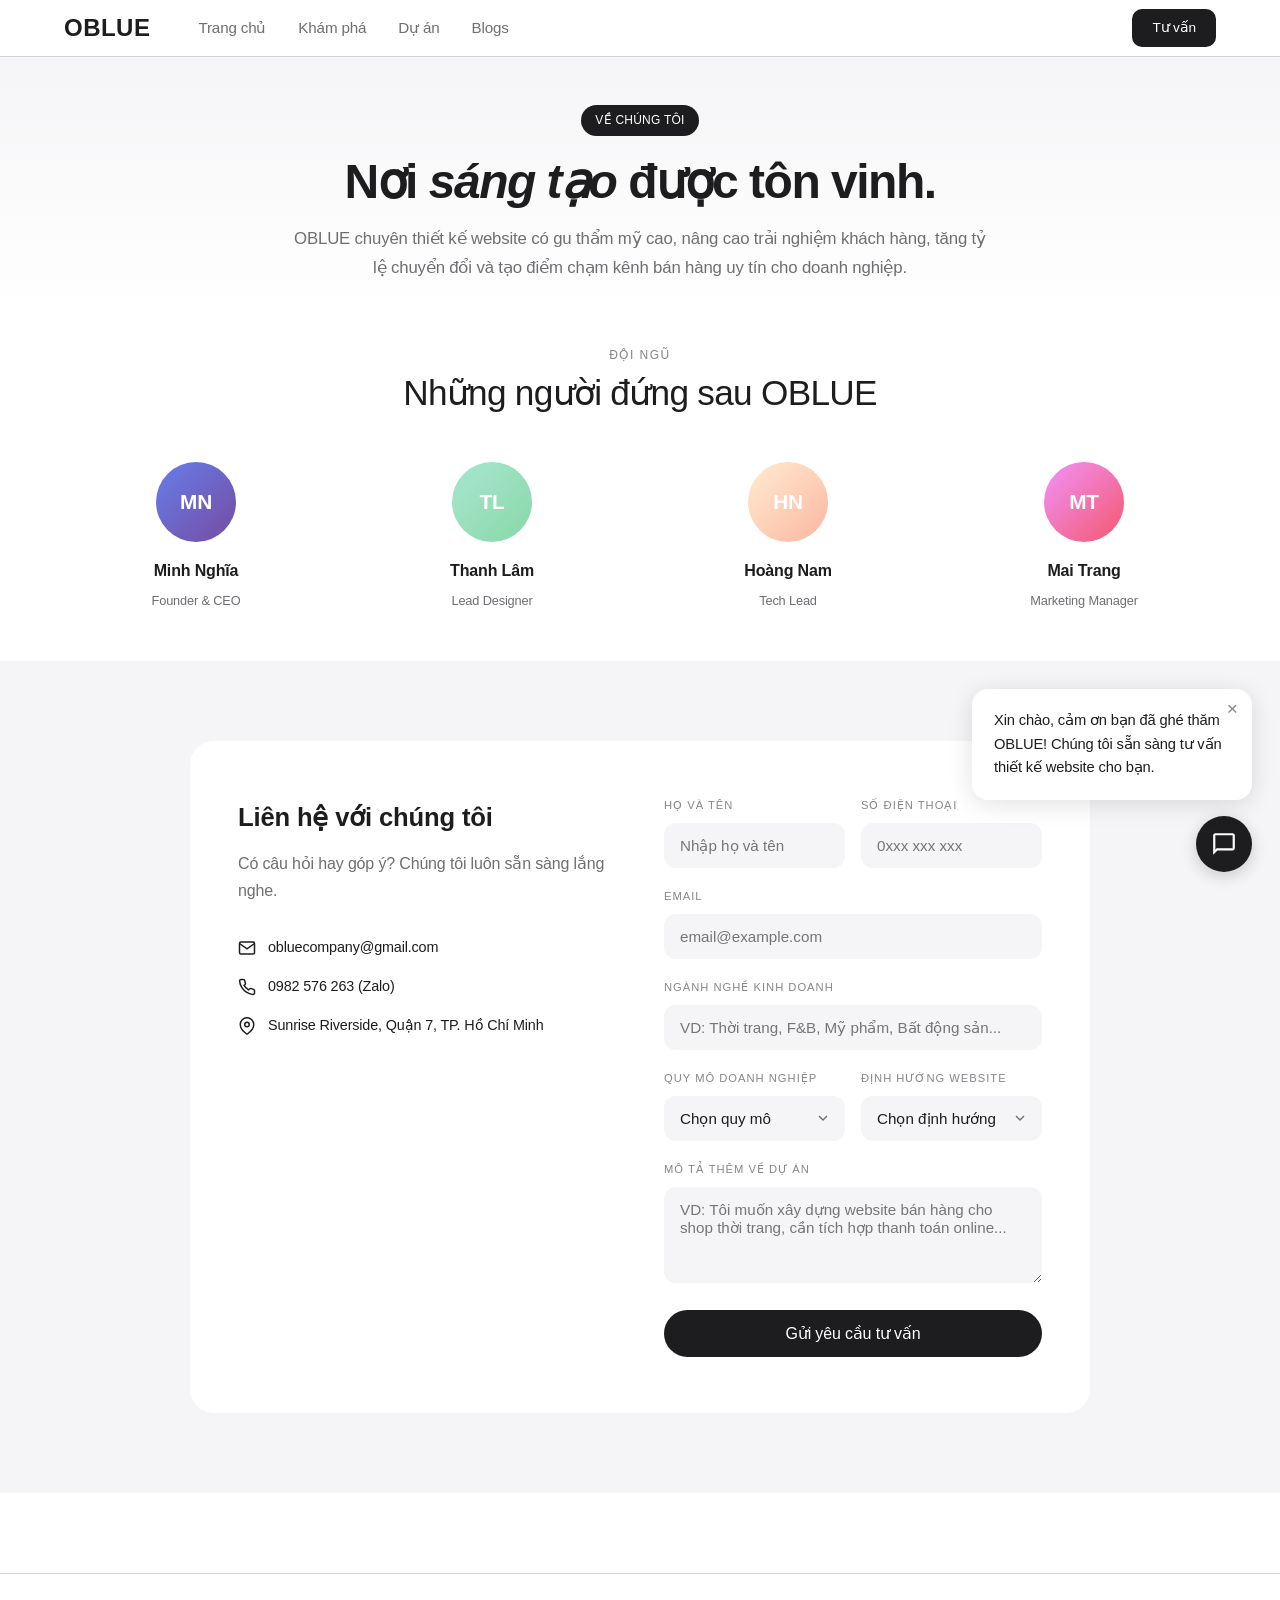
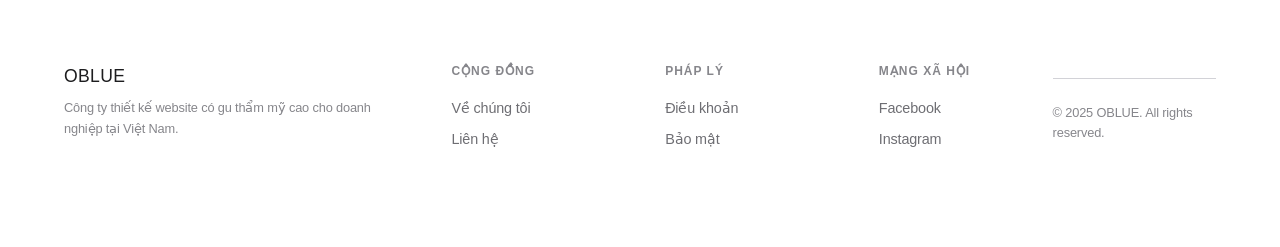
<file: about.html>
<!DOCTYPE html>
<html lang="vi">
<head>
  <meta charset="UTF-8">
  <link rel="icon" type="image/svg+xml" href="favicon.svg">
  <meta name="viewport" content="width=device-width, initial-scale=1.0">
  <title>Về chúng tôi - OBLUE</title>
  <link rel="stylesheet" href="styles.css">
  <link rel="stylesheet" href="about.css">

</head>
<body>
  <!-- NAVBAR -->
  <nav class="navbar">
    <div class="container">
      <a href="index.html" class="navbar-brand">OBLUE</a>
      <button class="mobile-menu-btn" id="mobileMenuBtn" aria-label="Menu">
        <span></span><span></span><span></span>
      </button>
      <div class="navbar-nav" id="navMenu">
        <a href="index.html">Trang chủ</a>
        <a href="explore.html">Khám phá</a>
        <a href="product.html">Dự án</a>
        <a href="blog.html">Blogs</a>
      </div>
      <div class="navbar-right">
        <a href="#contact" class="btn btn-primary">Tư vấn</a>
      </div>
    </div>
  </nav>

  <!-- ABOUT HERO -->
  <section class="about-hero">
    <div class="container">
      <span class="badge badge-primary">VỀ CHÚNG TÔI</span>
      <h1>Nơi <em>sáng tạo</em> được tôn vinh.</h1>
      <p>OBLUE chuyên thiết kế website có gu thẩm mỹ cao, nâng cao trải nghiệm khách hàng, tăng tỷ lệ chuyển đổi và tạo điểm chạm kênh bán hàng uy tín cho doanh nghiệp.</p>
    </div>
  </section>

  <!-- TEAM -->
  <section class="about-team">
    <div class="container">
      <div style="text-align:center;margin-bottom:48px;">
        <p class="section-label">ĐỘI NGŨ</p>
        <h2 class="section-title">Những người đứng sau OBLUE</h2>
      </div>
      <div class="team-grid">
        <div class="team-member">
          <div class="team-avatar" style="background: linear-gradient(135deg, #667eea, #764ba2);">MN</div>
          <h4>Minh Nghĩa</h4>
          <span>Founder & CEO</span>
        </div>
        <div class="team-member">
          <div class="team-avatar" style="background: linear-gradient(135deg, #a8e6cf, #88d8a8);">TL</div>
          <h4>Thanh Lâm</h4>
          <span>Lead Designer</span>
        </div>
        <div class="team-member">
          <div class="team-avatar" style="background: linear-gradient(135deg, #ffecd2, #fcb69f);">HN</div>
          <h4>Hoàng Nam</h4>
          <span>Tech Lead</span>
        </div>
        <div class="team-member">
          <div class="team-avatar" style="background: linear-gradient(135deg, #f093fb, #f5576c);">MT</div>
          <h4>Mai Trang</h4>
          <span>Marketing Manager</span>
        </div>
      </div>
    </div>
  </section>

  <!-- CONTACT -->
  <section class="about-contact" id="contact">
    <div class="container">
      <div class="contact-card">
        <div class="contact-info">
          <h2>Liên hệ với chúng tôi</h2>
          <p>Có câu hỏi hay góp ý? Chúng tôi luôn sẵn sàng lắng nghe.</p>
          <div class="contact-details">
            <div class="contact-item">
              <svg width="18" height="18" viewBox="0 0 24 24" fill="none" stroke="var(--primary)" stroke-width="2"><path d="M4 4h16c1.1 0 2 .9 2 2v12c0 1.1-.9 2-2 2H4c-1.1 0-2-.9-2-2V6c0-1.1.9-2 2-2z"/><polyline points="22,6 12,13 2,6"/></svg>
              <span>obluecompany@gmail.com</span>
            </div>
            <div class="contact-item">
              <svg width="18" height="18" viewBox="0 0 24 24" fill="none" stroke="var(--primary)" stroke-width="2"><path d="M22 16.92v3a2 2 0 01-2.18 2 19.79 19.79 0 01-8.63-3.07 19.5 19.5 0 01-6-6 19.79 19.79 0 01-3.07-8.67A2 2 0 014.11 2h3a2 2 0 012 1.72 12.84 12.84 0 00.7 2.81 2 2 0 01-.45 2.11L8.09 9.91a16 16 0 006 6l1.27-1.27a2 2 0 012.11-.45 12.84 12.84 0 002.81.7A2 2 0 0122 16.92z"/></svg>
              <span>0982 576 263 (Zalo)</span>
            </div>
            <div class="contact-item">
              <svg width="18" height="18" viewBox="0 0 24 24" fill="none" stroke="var(--primary)" stroke-width="2"><path d="M21 10c0 7-9 13-9 13s-9-6-9-13a9 9 0 0 1 18 0z"/><circle cx="12" cy="10" r="3"/></svg>
              <span>Sunrise Riverside, Quận 7, TP. Hồ Chí Minh</span>
            </div>
          </div>
        </div>
        <div class="contact-form">
          <div class="form-row" style="display:grid;grid-template-columns:1fr 1fr;gap:16px;">
            <div class="form-group">
              <label>HỌ VÀ TÊN</label>
              <input type="text" placeholder="Nhập họ và tên">
            </div>
            <div class="form-group">
              <label>SỐ ĐIỆN THOẠI</label>
              <input type="tel" placeholder="0xxx xxx xxx">
            </div>
          </div>
          <div class="form-group">
            <label>EMAIL</label>
            <input type="email" placeholder="email@example.com">
          </div>
          <div class="form-group">
            <label>NGÀNH NGHỀ KINH DOANH</label>
            <input type="text" placeholder="VD: Thời trang, F&B, Mỹ phẩm, Bất động sản...">
          </div>
          <div class="form-row" style="display:grid;grid-template-columns:1fr 1fr;gap:16px;">
            <div class="form-group">
              <label>QUY MÔ DOANH NGHIỆP</label>
              <select style="cursor:pointer;appearance:none;-webkit-appearance:none;background-image:url('data:image/svg+xml;utf8,<svg xmlns=%22http://www.w3.org/2000/svg%22 width=%2216%22 height=%2216%22 viewBox=%220 0 24 24%22 fill=%22none%22 stroke=%22%236e6e73%22 stroke-width=%222%22><polyline points=%226 9 12 15 18 9%22/></svg>');background-repeat:no-repeat;background-position:right 14px center;padding-right:40px;">
                <option value="">Chọn quy mô</option>
                <option>Cá nhân / Freelancer</option>
                <option>Startup (1-10 người)</option>
                <option>Doanh nghiệp nhỏ (10-50 người)</option>
                <option>Doanh nghiệp vừa (50-200 người)</option>
                <option>Doanh nghiệp lớn (200+ người)</option>
              </select>
            </div>
            <div class="form-group">
              <label>ĐỊNH HƯỚNG WEBSITE</label>
              <select style="cursor:pointer;appearance:none;-webkit-appearance:none;background-image:url('data:image/svg+xml;utf8,<svg xmlns=%22http://www.w3.org/2000/svg%22 width=%2216%22 height=%2216%22 viewBox=%220 0 24 24%22 fill=%22none%22 stroke=%22%236e6e73%22 stroke-width=%222%22><polyline points=%226 9 12 15 18 9%22/></svg>');background-repeat:no-repeat;background-position:right 14px center;padding-right:40px;">
                <option value="">Chọn định hướng</option>
                <option>Bán hàng / E-commerce</option>
                <option>Giới thiệu dịch vụ</option>
                <option>Landing Page</option>
                <option>Portfolio / Thương hiệu</option>
                <option>Quản lý vận hành / SaaS</option>
                <option>Blog / Nội dung</option>
                <option>Khác</option>
              </select>
            </div>
          </div>
          <div class="form-group">
            <label>MÔ TẢ THÊM VỀ DỰ ÁN</label>
            <textarea placeholder="VD: Tôi muốn xây dựng website bán hàng cho shop thời trang, cần tích hợp thanh toán online..." rows="4"></textarea>
          </div>
          <button class="btn btn-primary btn-lg btn-block">Gửi yêu cầu tư vấn</button>
        </div>
      </div>
    </div>
  </section>

  <!-- FOOTER -->
  <footer class="footer">
    <div class="container">
      <div class="footer-columns">
        <div class="footer-col">
          <div class="footer-brand">OBLUE</div>
          <p class="footer-desc" style="margin-top:8px;">Công ty thiết kế website có gu thẩm mỹ cao cho doanh nghiệp tại Việt Nam.</p>
        </div>
        <div class="footer-col">
          <h4>Cộng đồng</h4>
          <a href="about.html">Về chúng tôi</a>
          <a href="about.html#contact">Liên hệ</a>
        </div>
        <div class="footer-col">
          <h4>Pháp lý</h4>
          <a href="about.html#terms">Điều khoản</a>
          <a href="about.html#terms">Bảo mật</a>
        </div>
        <div class="footer-col">
          <h4>Mạng xã hội</h4>
          <a href="#">Facebook</a>
          <a href="#">Instagram</a>
        </div>
      </div>
      <div class="footer-bottom">
        <span>&copy; 2025 OBLUE. All rights reserved.</span>
      </div>
    </div>
  </footer>
  <script src="app.js"></script>
  <!-- CHAT WIDGET -->
  <div class="chat-widget">
    <div class="chat-bubble" id="chatBubble">
      <button class="chat-bubble-close" onclick="document.getElementById('chatBubble').classList.add('hidden')">&times;</button>
      Xin chào, cảm ơn bạn đã ghé thăm OBLUE! Chúng tôi sẵn sàng tư vấn thiết kế website cho bạn.
    </div>
    <button class="chat-btn" onclick="window.open('https://zalo.me/0982576263', '_blank')">
      <svg viewBox="0 0 24 24"><path d="M20 2H4c-1.1 0-2 .9-2 2v18l4-4h14c1.1 0 2-.9 2-2V4c0-1.1-.9-2-2-2zm0 14H5.2L4 17.2V4h16v12z"/></svg>
    </button>
  </div>
</body>
</html>
</file>
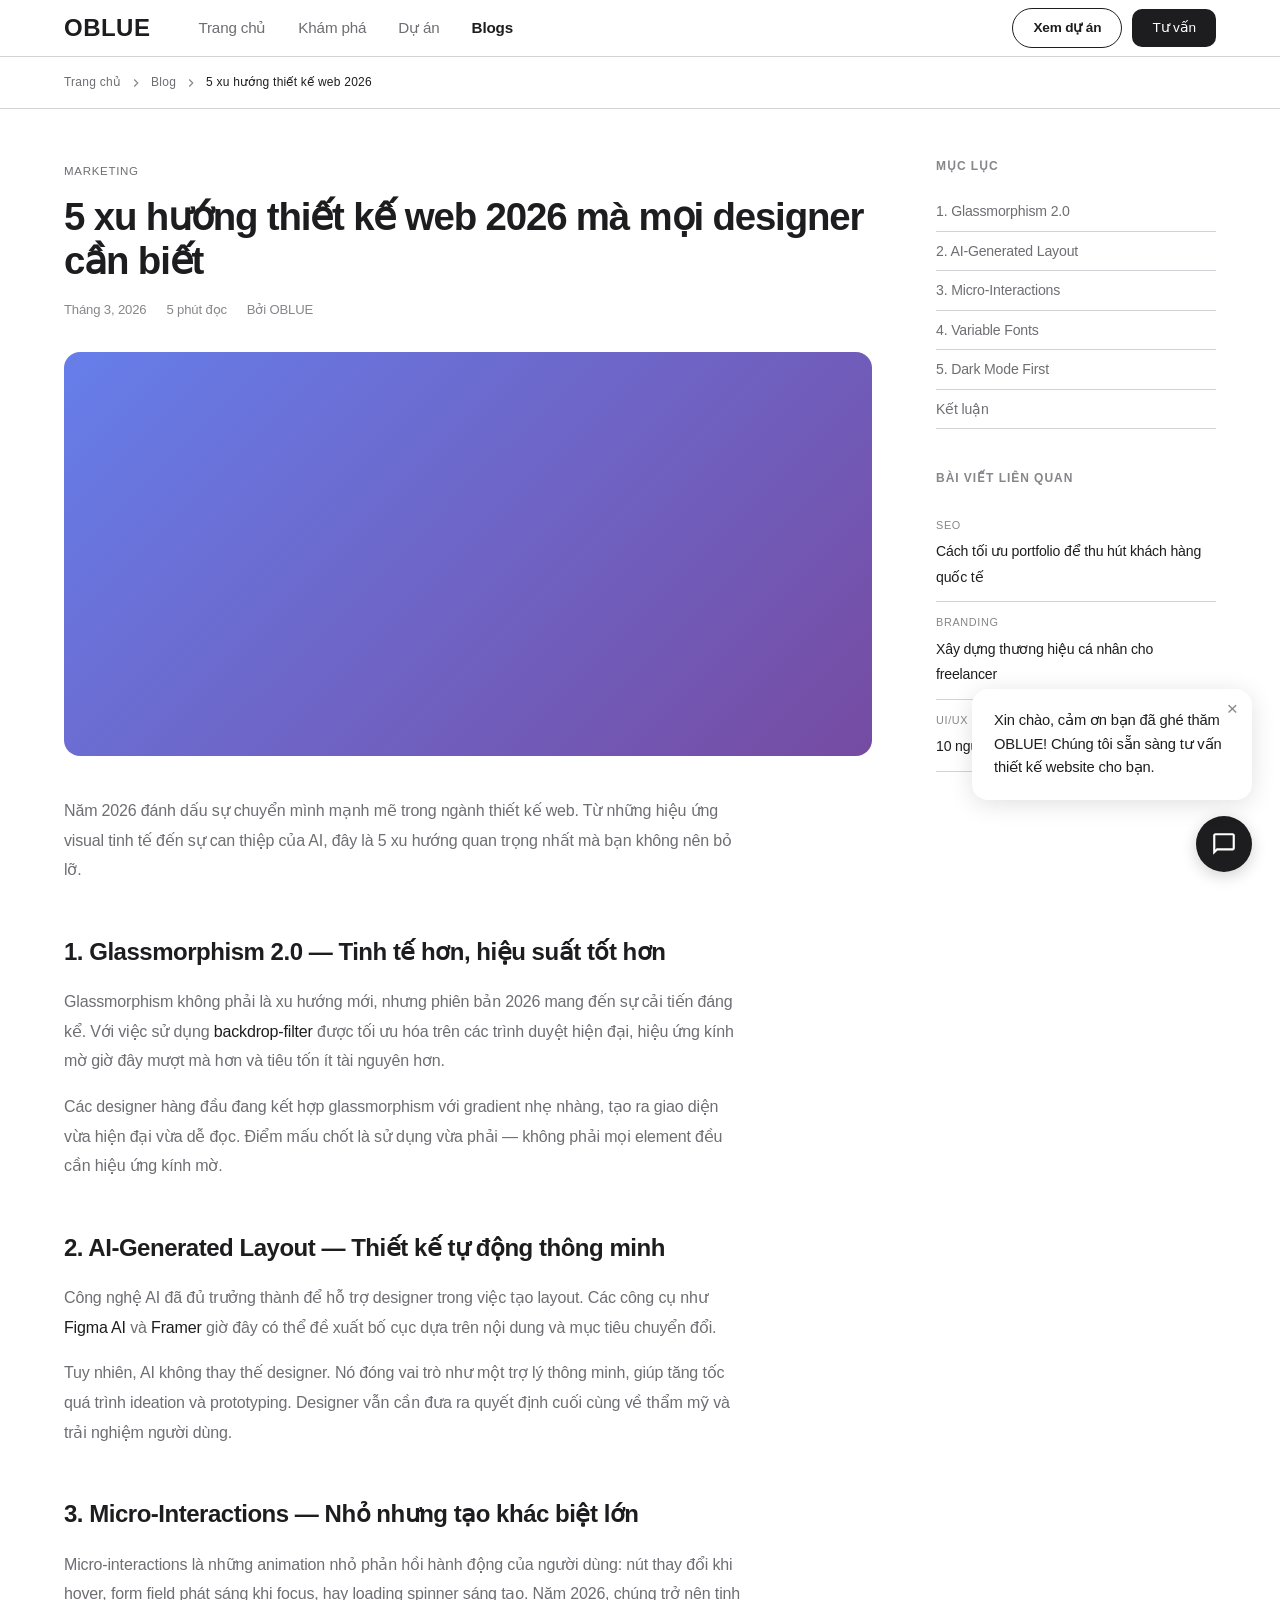
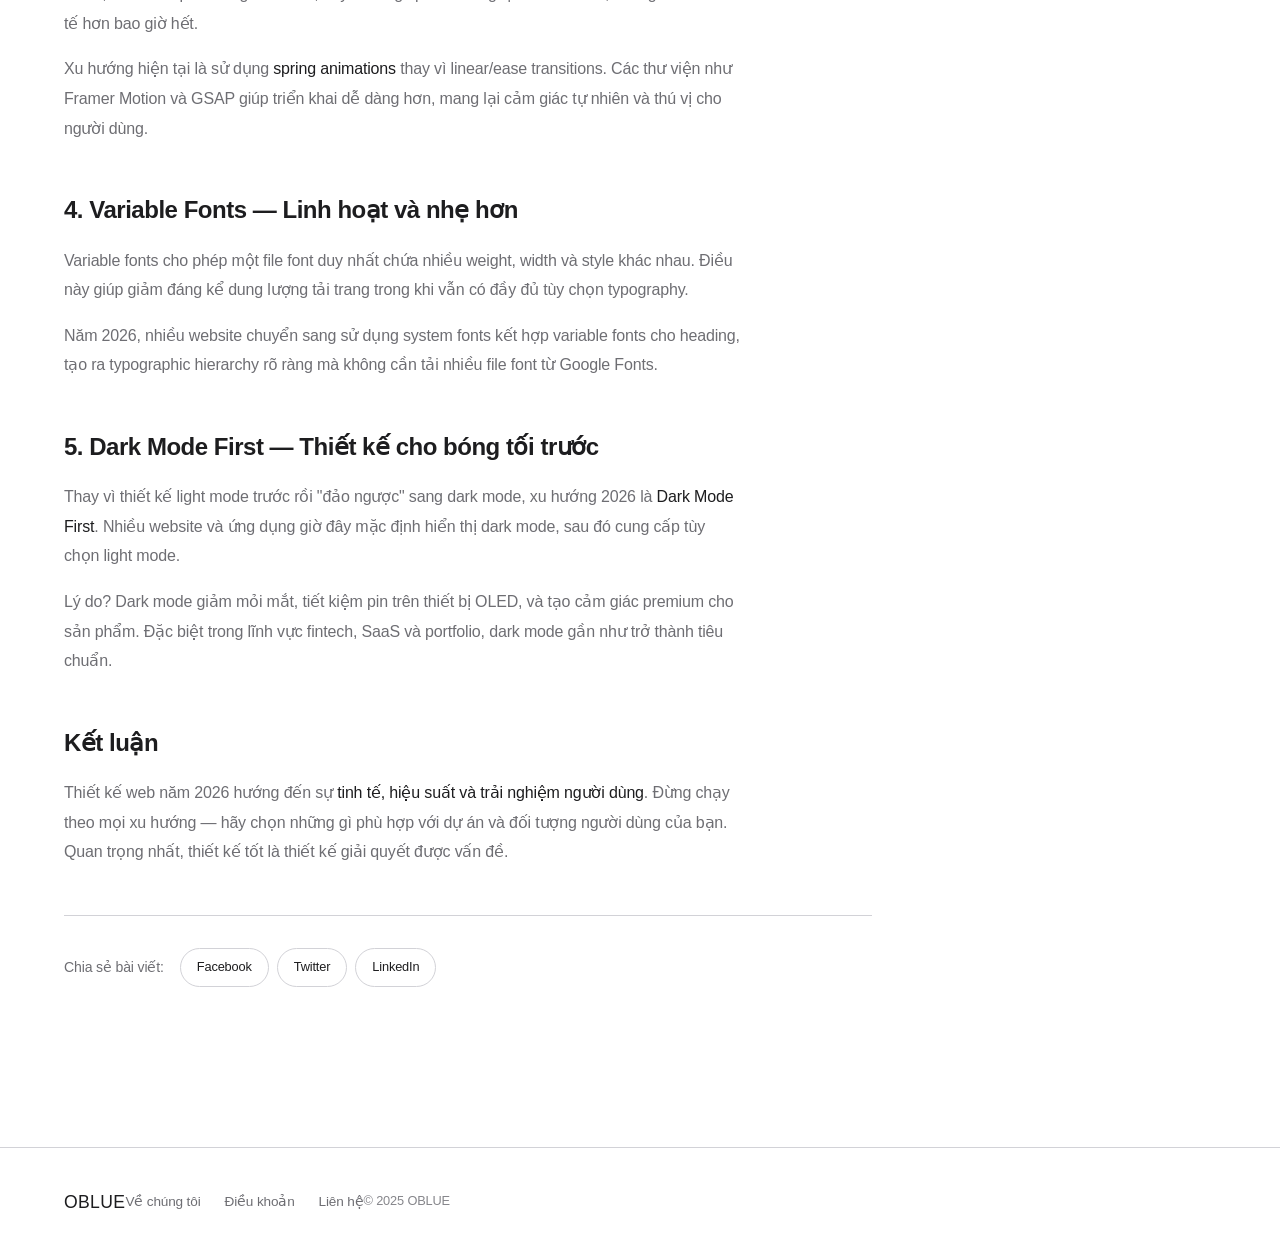
<file: blog-detail.html>
<!DOCTYPE html>
<html lang="vi">
<head>
  <meta charset="UTF-8">
  <link rel="icon" type="image/svg+xml" href="favicon.svg">
  <meta name="viewport" content="width=device-width, initial-scale=1.0">
  <title>5 xu hướng thiết kế web 2026 mà mọi designer cần biết - OBLUE</title>
  <meta name="description" content="Từ glassmorphism đến AI-generated layout, khám phá những xu hướng thiết kế web 2026 đang thay đổi ngành công nghiệp sáng tạo.">
  <meta name="keywords" content="thiết kế web 2026, xu hướng web design, glassmorphism, AI layout, UI/UX trends">
  <meta property="og:title" content="5 xu hướng thiết kế web 2026 mà mọi designer cần biết">
  <meta property="og:description" content="Khám phá những xu hướng đang thay đổi ngành thiết kế web hiện đại.">
  <meta property="og:type" content="article">
  <link rel="stylesheet" href="styles.css">
  <link rel="stylesheet" href="blog.css">
</head>
<body>
  <nav class="navbar">
    <div class="container">
      <a href="index.html" class="navbar-brand">OBLUE</a>
      <button class="mobile-menu-btn" id="mobileMenuBtn" aria-label="Menu">
        <span></span><span></span><span></span>
      </button>
      <div class="navbar-nav" id="navMenu">
        <a href="index.html">Trang chủ</a>
        <a href="explore.html">Khám phá</a>
        <a href="product.html">Dự án</a>
        <a href="blog.html" class="active">Blogs</a>
      </div>
      <div class="navbar-right">
        <a href="product.html" class="btn-outline-dark">Xem dự án</a>
        <a href="about.html#contact" class="btn btn-primary">Tư vấn</a>
      </div>
    </div>
  </nav>

  <!-- BREADCRUMB -->
  <div class="breadcrumb">
    <div class="container">
      <a href="index.html">Trang chủ</a>
      <svg width="14" height="14" viewBox="0 0 24 24" fill="none" stroke="currentColor" stroke-width="2"><polyline points="9 18 15 12 9 6"/></svg>
      <a href="blog.html">Blog</a>
      <svg width="14" height="14" viewBox="0 0 24 24" fill="none" stroke="currentColor" stroke-width="2"><polyline points="9 18 15 12 9 6"/></svg>
      <span>5 xu hướng thiết kế web 2026</span>
    </div>
  </div>

  <!-- ARTICLE -->
  <article class="article">
    <div class="container">
      <div class="article-layout">
        <!-- MAIN CONTENT -->
        <div class="article-main">
          <header class="article-header">
            <span class="article-tag">Marketing</span>
            <h1>5 xu hướng thiết kế web 2026 mà mọi designer cần biết</h1>
            <div class="article-meta">
              <span>Tháng 3, 2026</span>
              <span>5 phút đọc</span>
              <span>Bởi OBLUE</span>
            </div>
          </header>

          <div class="article-cover" style="background: linear-gradient(135deg, #667eea, #764ba2);"></div>

          <div class="article-body">
            <p class="article-lead">Năm 2026 đánh dấu sự chuyển mình mạnh mẽ trong ngành thiết kế web. Từ những hiệu ứng visual tinh tế đến sự can thiệp của AI, đây là 5 xu hướng quan trọng nhất mà bạn không nên bỏ lỡ.</p>

            <h2 id="glassmorphism">1. Glassmorphism 2.0 — Tinh tế hơn, hiệu suất tốt hơn</h2>
            <p>Glassmorphism không phải là xu hướng mới, nhưng phiên bản 2026 mang đến sự cải tiến đáng kể. Với việc sử dụng <strong>backdrop-filter</strong> được tối ưu hóa trên các trình duyệt hiện đại, hiệu ứng kính mờ giờ đây mượt mà hơn và tiêu tốn ít tài nguyên hơn.</p>
            <p>Các designer hàng đầu đang kết hợp glassmorphism với gradient nhẹ nhàng, tạo ra giao diện vừa hiện đại vừa dễ đọc. Điểm mấu chốt là sử dụng vừa phải — không phải mọi element đều cần hiệu ứng kính mờ.</p>

            <h2 id="ai-layout">2. AI-Generated Layout — Thiết kế tự động thông minh</h2>
            <p>Công nghệ AI đã đủ trưởng thành để hỗ trợ designer trong việc tạo layout. Các công cụ như <strong>Figma AI</strong> và <strong>Framer</strong> giờ đây có thể đề xuất bố cục dựa trên nội dung và mục tiêu chuyển đổi.</p>
            <p>Tuy nhiên, AI không thay thế designer. Nó đóng vai trò như một trợ lý thông minh, giúp tăng tốc quá trình ideation và prototyping. Designer vẫn cần đưa ra quyết định cuối cùng về thẩm mỹ và trải nghiệm người dùng.</p>

            <h2 id="micro-interactions">3. Micro-Interactions — Nhỏ nhưng tạo khác biệt lớn</h2>
            <p>Micro-interactions là những animation nhỏ phản hồi hành động của người dùng: nút thay đổi khi hover, form field phát sáng khi focus, hay loading spinner sáng tạo. Năm 2026, chúng trở nên tinh tế hơn bao giờ hết.</p>
            <p>Xu hướng hiện tại là sử dụng <strong>spring animations</strong> thay vì linear/ease transitions. Các thư viện như Framer Motion và GSAP giúp triển khai dễ dàng hơn, mang lại cảm giác tự nhiên và thú vị cho người dùng.</p>

            <h2 id="variable-fonts">4. Variable Fonts — Linh hoạt và nhẹ hơn</h2>
            <p>Variable fonts cho phép một file font duy nhất chứa nhiều weight, width và style khác nhau. Điều này giúp giảm đáng kể dung lượng tải trang trong khi vẫn có đầy đủ tùy chọn typography.</p>
            <p>Năm 2026, nhiều website chuyển sang sử dụng system fonts kết hợp variable fonts cho heading, tạo ra typographic hierarchy rõ ràng mà không cần tải nhiều file font từ Google Fonts.</p>

            <h2 id="dark-mode">5. Dark Mode First — Thiết kế cho bóng tối trước</h2>
            <p>Thay vì thiết kế light mode trước rồi "đảo ngược" sang dark mode, xu hướng 2026 là <strong>Dark Mode First</strong>. Nhiều website và ứng dụng giờ đây mặc định hiển thị dark mode, sau đó cung cấp tùy chọn light mode.</p>
            <p>Lý do? Dark mode giảm mỏi mắt, tiết kiệm pin trên thiết bị OLED, và tạo cảm giác premium cho sản phẩm. Đặc biệt trong lĩnh vực fintech, SaaS và portfolio, dark mode gần như trở thành tiêu chuẩn.</p>

            <h2 id="ket-luan">Kết luận</h2>
            <p>Thiết kế web năm 2026 hướng đến sự <strong>tinh tế, hiệu suất và trải nghiệm người dùng</strong>. Đừng chạy theo mọi xu hướng — hãy chọn những gì phù hợp với dự án và đối tượng người dùng của bạn. Quan trọng nhất, thiết kế tốt là thiết kế giải quyết được vấn đề.</p>
          </div>

          <!-- SHARE -->
          <div class="article-share">
            <span>Chia sẻ bài viết:</span>
            <div class="share-links">
              <a href="#" class="share-btn">Facebook</a>
              <a href="#" class="share-btn">Twitter</a>
              <a href="#" class="share-btn">LinkedIn</a>
            </div>
          </div>
        </div>

        <!-- SIDEBAR -->
        <aside class="article-sidebar">
          <div class="sidebar-toc">
            <h4>Mục lục</h4>
            <a href="#glassmorphism">1. Glassmorphism 2.0</a>
            <a href="#ai-layout">2. AI-Generated Layout</a>
            <a href="#micro-interactions">3. Micro-Interactions</a>
            <a href="#variable-fonts">4. Variable Fonts</a>
            <a href="#dark-mode">5. Dark Mode First</a>
            <a href="#ket-luan">Kết luận</a>
          </div>
          <div class="sidebar-related">
            <h4>Bài viết liên quan</h4>
            <a href="blog-detail.html" class="related-item">
              <span class="related-tag">SEO</span>
              <span>Cách tối ưu portfolio để thu hút khách hàng quốc tế</span>
            </a>
            <a href="blog-detail.html" class="related-item">
              <span class="related-tag">Branding</span>
              <span>Xây dựng thương hiệu cá nhân cho freelancer</span>
            </a>
            <a href="blog-detail.html" class="related-item">
              <span class="related-tag">UI/UX</span>
              <span>10 nguyên tắc thiết kế UI cần thuộc lòng</span>
            </a>
          </div>
        </aside>
      </div>
    </div>
  </article>

  <footer class="footer">
    <div class="container">
      <div class="footer-simple">
        <div class="footer-brand">OBLUE</div>
        <div class="footer-links">
          <a href="about.html">Về chúng tôi</a>
          <a href="about.html#terms">Điều khoản</a>
          <a href="about.html#contact">Liên hệ</a>
        </div>
        <span class="footer-copy">&copy; 2025 OBLUE</span>
      </div>
    </div>
  </footer>
  <script src="app.js"></script>
  <!-- CHAT WIDGET -->
  <div class="chat-widget">
    <div class="chat-bubble" id="chatBubble">
      <button class="chat-bubble-close" onclick="document.getElementById('chatBubble').classList.add('hidden')">&times;</button>
      Xin chào, cảm ơn bạn đã ghé thăm OBLUE! Chúng tôi sẵn sàng tư vấn thiết kế website cho bạn.
    </div>
    <button class="chat-btn" onclick="window.open('https://zalo.me/0982576263', '_blank')">
      <svg viewBox="0 0 24 24"><path d="M20 2H4c-1.1 0-2 .9-2 2v18l4-4h14c1.1 0 2-.9 2-2V4c0-1.1-.9-2-2-2zm0 14H5.2L4 17.2V4h16v12z"/></svg>
    </button>
  </div>
</body>
</html>
</file>
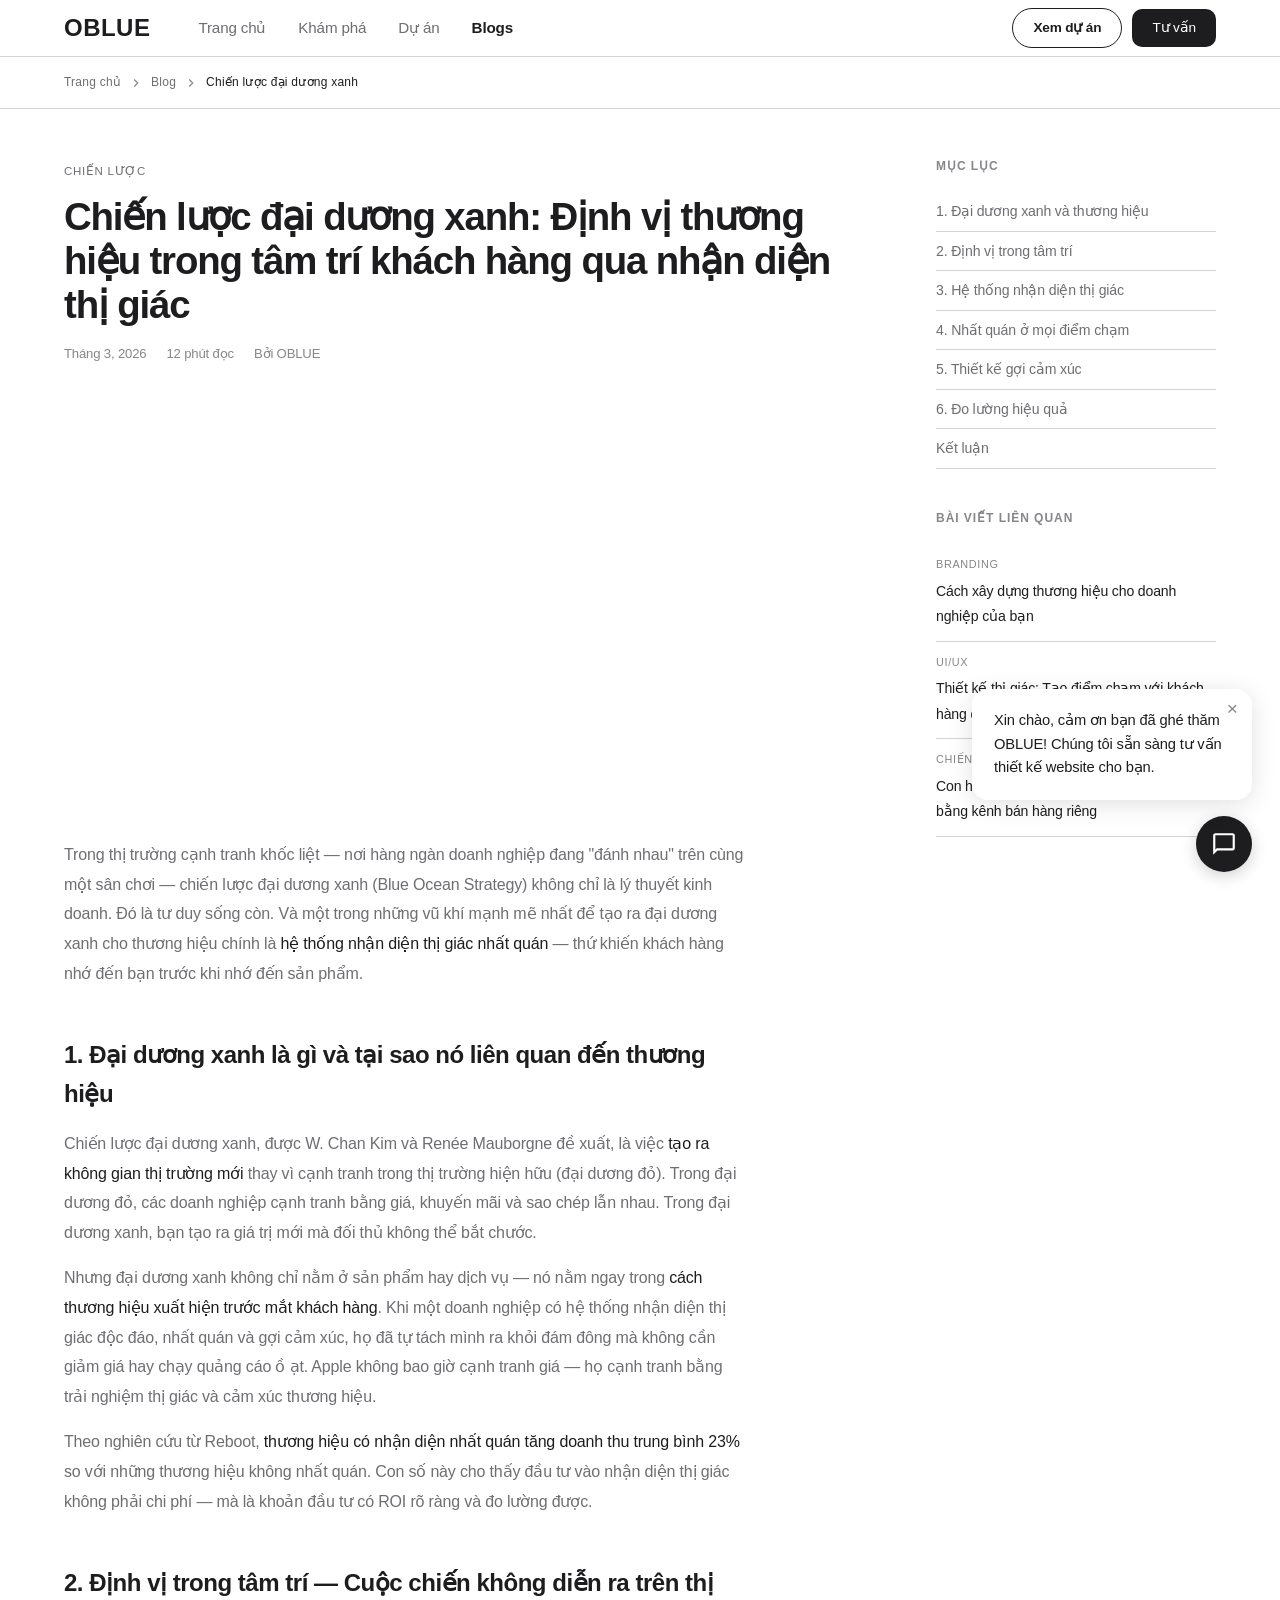
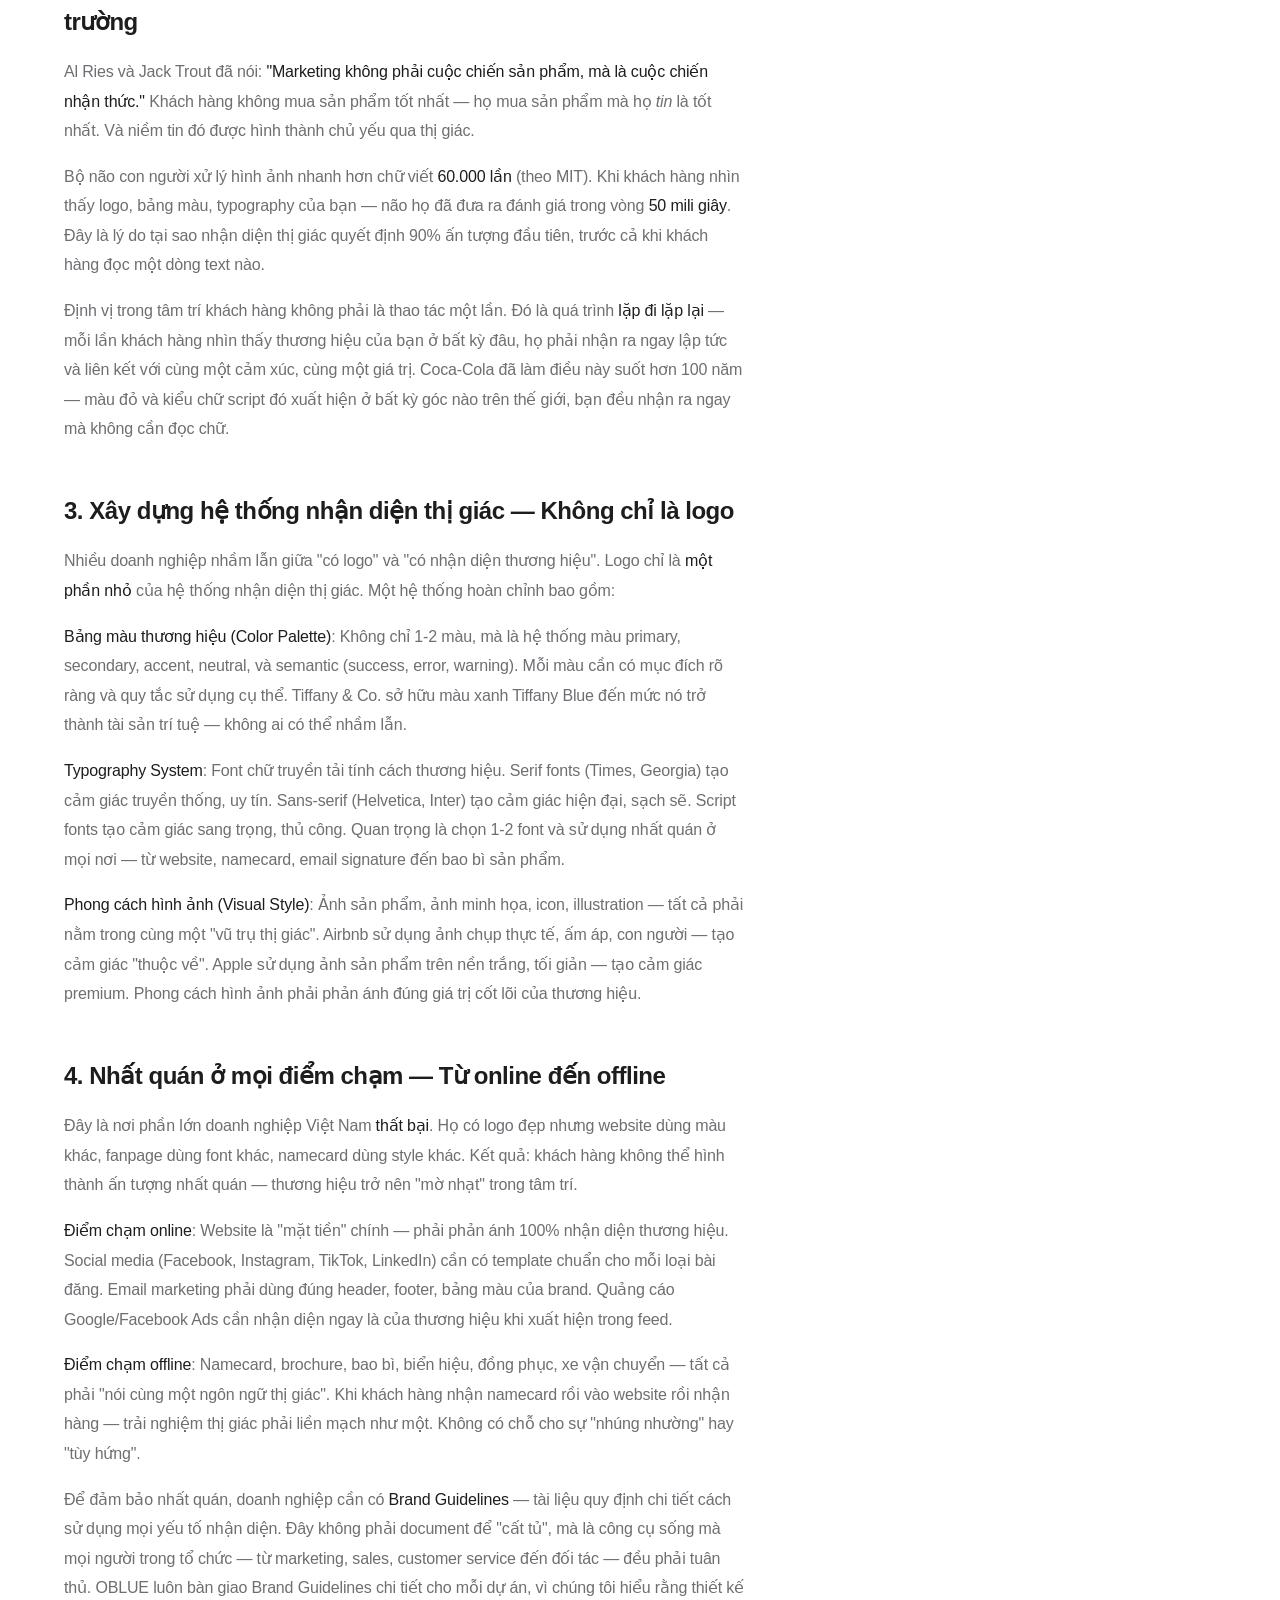
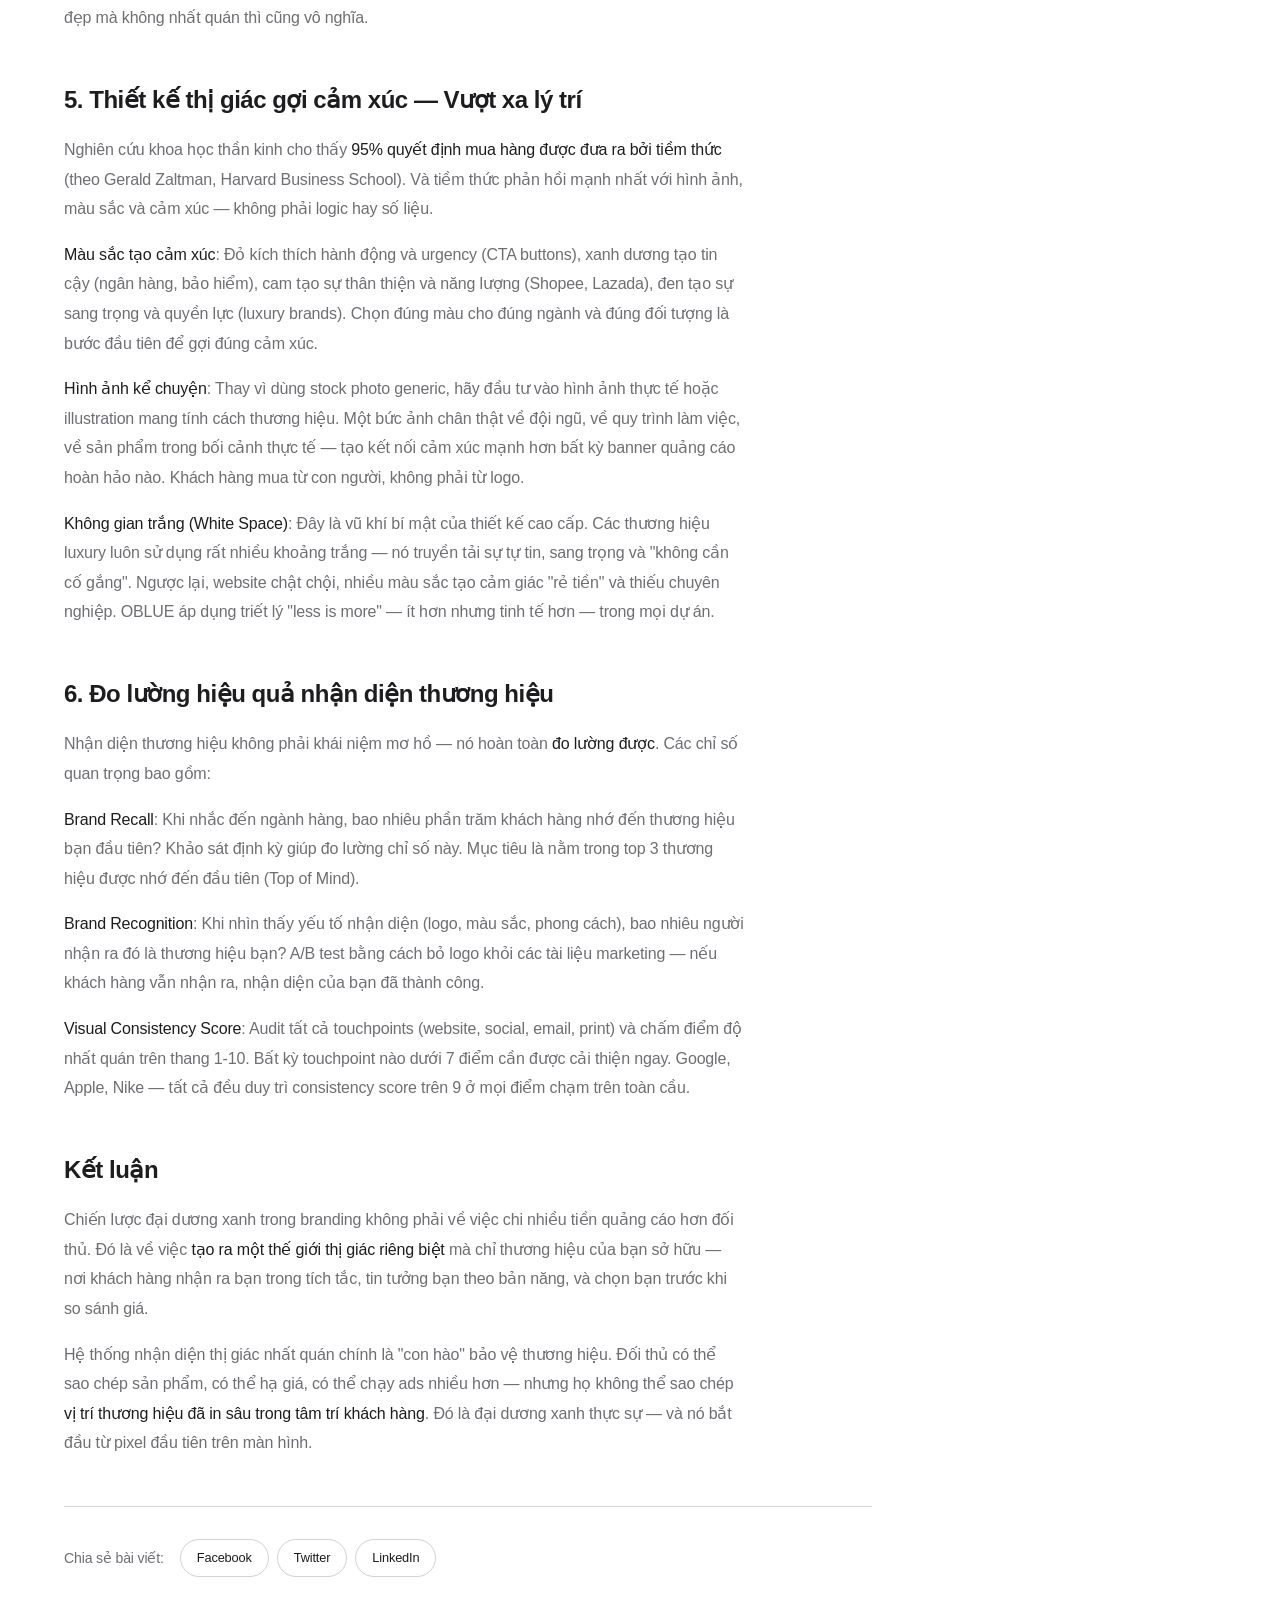
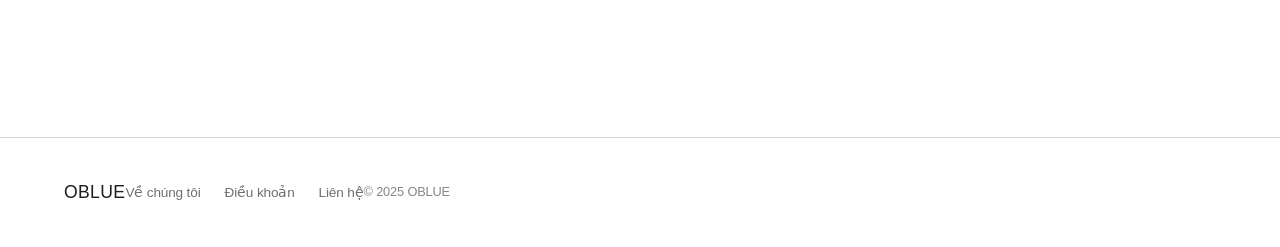
<file: blog-post-1.html>
<!DOCTYPE html>
<html lang="vi">
<head>
  <meta charset="UTF-8">
  <link rel="icon" type="image/svg+xml" href="favicon.svg">
  <meta name="viewport" content="width=device-width, initial-scale=1.0">
  <title>Chiến lược đại dương xanh: Định vị thương hiệu qua nhận diện thị giác - OBLUE</title>
  <meta name="description" content="Phân tích chiến lược đại dương xanh trong branding: cách tạo lập định vị thương hiệu trong tâm trí khách hàng thông qua hệ thống nhận diện thị giác nhất quán ở mọi điểm chạm.">
  <meta name="keywords" content="chiến lược đại dương xanh, blue ocean strategy, định vị thương hiệu, nhận diện thị giác, visual branding, brand identity, điểm chạm thương hiệu, brand positioning">
  <meta property="og:title" content="Chiến lược đại dương xanh: Định vị thương hiệu qua nhận diện thị giác">
  <meta property="og:description" content="Cách tạo lập định vị thương hiệu trong tâm trí khách hàng thông qua hệ thống nhận diện thị giác nhất quán.">
  <meta property="og:type" content="article">
  <meta property="og:url" content="https://oblue.vn/blog-post-1.html">
  <meta property="og:site_name" content="OBLUE">
  <link rel="stylesheet" href="styles.css">
  <link rel="stylesheet" href="blog.css">
</head>
<body>
  <nav class="navbar">
    <div class="container">
      <a href="index.html" class="navbar-brand">OBLUE</a>
      <button class="mobile-menu-btn" id="mobileMenuBtn" aria-label="Menu">
        <span></span><span></span><span></span>
      </button>
      <div class="navbar-nav" id="navMenu">
        <a href="index.html">Trang chủ</a>
        <a href="explore.html">Khám phá</a>
        <a href="product.html">Dự án</a>
        <a href="blog.html" class="active">Blogs</a>
      </div>
      <div class="navbar-right">
        <a href="product.html" class="btn-outline-dark">Xem dự án</a>
        <a href="about.html#contact" class="btn btn-primary">Tư vấn</a>
      </div>
    </div>
  </nav>

  <div class="breadcrumb">
    <div class="container">
      <a href="index.html">Trang chủ</a>
      <svg width="14" height="14" viewBox="0 0 24 24" fill="none" stroke="currentColor" stroke-width="2"><polyline points="9 18 15 12 9 6"/></svg>
      <a href="blog.html">Blog</a>
      <svg width="14" height="14" viewBox="0 0 24 24" fill="none" stroke="currentColor" stroke-width="2"><polyline points="9 18 15 12 9 6"/></svg>
      <span>Chiến lược đại dương xanh</span>
    </div>
  </div>

  <article class="article">
    <div class="container">
      <div class="article-layout">
        <div class="article-main">
          <header class="article-header">
            <span class="article-tag">Chiến lược</span>
            <h1>Chiến lược đại dương xanh: Định vị thương hiệu trong tâm trí khách hàng qua nhận diện thị giác</h1>
            <div class="article-meta">
              <span>Tháng 3, 2026</span>
              <span>12 phút đọc</span>
              <span>Bởi OBLUE</span>
            </div>
          </header>

          <div class="article-cover" style="background-image:url('https://dmtkxjqlcrcddcuvzqqb.supabase.co/storage/v1/object/public/Banner%20OBLUE%20-%20center/SEO/1.jpg');background-size:cover;background-position:center;"></div>

          <div class="article-body">
            <p class="article-lead">Trong thị trường cạnh tranh khốc liệt — nơi hàng ngàn doanh nghiệp đang "đánh nhau" trên cùng một sân chơi — chiến lược đại dương xanh (Blue Ocean Strategy) không chỉ là lý thuyết kinh doanh. Đó là tư duy sống còn. Và một trong những vũ khí mạnh mẽ nhất để tạo ra đại dương xanh cho thương hiệu chính là <strong>hệ thống nhận diện thị giác nhất quán</strong> — thứ khiến khách hàng nhớ đến bạn trước khi nhớ đến sản phẩm.</p>

            <h2 id="dai-duong-xanh">1. Đại dương xanh là gì và tại sao nó liên quan đến thương hiệu</h2>
            <p>Chiến lược đại dương xanh, được W. Chan Kim và Renée Mauborgne đề xuất, là việc <strong>tạo ra không gian thị trường mới</strong> thay vì cạnh tranh trong thị trường hiện hữu (đại dương đỏ). Trong đại dương đỏ, các doanh nghiệp cạnh tranh bằng giá, khuyến mãi và sao chép lẫn nhau. Trong đại dương xanh, bạn tạo ra giá trị mới mà đối thủ không thể bắt chước.</p>
            <p>Nhưng đại dương xanh không chỉ nằm ở sản phẩm hay dịch vụ — nó nằm ngay trong <strong>cách thương hiệu xuất hiện trước mắt khách hàng</strong>. Khi một doanh nghiệp có hệ thống nhận diện thị giác độc đáo, nhất quán và gợi cảm xúc, họ đã tự tách mình ra khỏi đám đông mà không cần giảm giá hay chạy quảng cáo ồ ạt. Apple không bao giờ cạnh tranh giá — họ cạnh tranh bằng trải nghiệm thị giác và cảm xúc thương hiệu.</p>
            <p>Theo nghiên cứu từ Reboot, <strong>thương hiệu có nhận diện nhất quán tăng doanh thu trung bình 23%</strong> so với những thương hiệu không nhất quán. Con số này cho thấy đầu tư vào nhận diện thị giác không phải chi phí — mà là khoản đầu tư có ROI rõ ràng và đo lường được.</p>

            <h2 id="tam-tri-khach-hang">2. Định vị trong tâm trí — Cuộc chiến không diễn ra trên thị trường</h2>
            <p>Al Ries và Jack Trout đã nói: <strong>"Marketing không phải cuộc chiến sản phẩm, mà là cuộc chiến nhận thức."</strong> Khách hàng không mua sản phẩm tốt nhất — họ mua sản phẩm mà họ <em>tin</em> là tốt nhất. Và niềm tin đó được hình thành chủ yếu qua thị giác.</p>
            <p>Bộ não con người xử lý hình ảnh nhanh hơn chữ viết <strong>60.000 lần</strong> (theo MIT). Khi khách hàng nhìn thấy logo, bảng màu, typography của bạn — não họ đã đưa ra đánh giá trong vòng <strong>50 mili giây</strong>. Đây là lý do tại sao nhận diện thị giác quyết định 90% ấn tượng đầu tiên, trước cả khi khách hàng đọc một dòng text nào.</p>
            <p>Định vị trong tâm trí khách hàng không phải là thao tác một lần. Đó là quá trình <strong>lặp đi lặp lại</strong> — mỗi lần khách hàng nhìn thấy thương hiệu của bạn ở bất kỳ đâu, họ phải nhận ra ngay lập tức và liên kết với cùng một cảm xúc, cùng một giá trị. Coca-Cola đã làm điều này suốt hơn 100 năm — màu đỏ và kiểu chữ script đó xuất hiện ở bất kỳ góc nào trên thế giới, bạn đều nhận ra ngay mà không cần đọc chữ.</p>

            <h2 id="he-thong-nhan-dien">3. Xây dựng hệ thống nhận diện thị giác — Không chỉ là logo</h2>
            <p>Nhiều doanh nghiệp nhầm lẫn giữa "có logo" và "có nhận diện thương hiệu". Logo chỉ là <strong>một phần nhỏ</strong> của hệ thống nhận diện thị giác. Một hệ thống hoàn chỉnh bao gồm:</p>
            <p><strong>Bảng màu thương hiệu (Color Palette)</strong>: Không chỉ 1-2 màu, mà là hệ thống màu primary, secondary, accent, neutral, và semantic (success, error, warning). Mỗi màu cần có mục đích rõ ràng và quy tắc sử dụng cụ thể. Tiffany & Co. sở hữu màu xanh Tiffany Blue đến mức nó trở thành tài sản trí tuệ — không ai có thể nhầm lẫn.</p>
            <p><strong>Typography System</strong>: Font chữ truyền tải tính cách thương hiệu. Serif fonts (Times, Georgia) tạo cảm giác truyền thống, uy tín. Sans-serif (Helvetica, Inter) tạo cảm giác hiện đại, sạch sẽ. Script fonts tạo cảm giác sang trọng, thủ công. Quan trọng là chọn 1-2 font và sử dụng nhất quán ở mọi nơi — từ website, namecard, email signature đến bao bì sản phẩm.</p>
            <p><strong>Phong cách hình ảnh (Visual Style)</strong>: Ảnh sản phẩm, ảnh minh họa, icon, illustration — tất cả phải nằm trong cùng một "vũ trụ thị giác". Airbnb sử dụng ảnh chụp thực tế, ấm áp, con người — tạo cảm giác "thuộc về". Apple sử dụng ảnh sản phẩm trên nền trắng, tối giản — tạo cảm giác premium. Phong cách hình ảnh phải phản ánh đúng giá trị cốt lõi của thương hiệu.</p>

            <h2 id="nhat-quan">4. Nhất quán ở mọi điểm chạm — Từ online đến offline</h2>
            <p>Đây là nơi phần lớn doanh nghiệp Việt Nam <strong>thất bại</strong>. Họ có logo đẹp nhưng website dùng màu khác, fanpage dùng font khác, namecard dùng style khác. Kết quả: khách hàng không thể hình thành ấn tượng nhất quán — thương hiệu trở nên "mờ nhạt" trong tâm trí.</p>
            <p><strong>Điểm chạm online</strong>: Website là "mặt tiền" chính — phải phản ánh 100% nhận diện thương hiệu. Social media (Facebook, Instagram, TikTok, LinkedIn) cần có template chuẩn cho mỗi loại bài đăng. Email marketing phải dùng đúng header, footer, bảng màu của brand. Quảng cáo Google/Facebook Ads cần nhận diện ngay là của thương hiệu khi xuất hiện trong feed.</p>
            <p><strong>Điểm chạm offline</strong>: Namecard, brochure, bao bì, biển hiệu, đồng phục, xe vận chuyển — tất cả phải "nói cùng một ngôn ngữ thị giác". Khi khách hàng nhận namecard rồi vào website rồi nhận hàng — trải nghiệm thị giác phải liền mạch như một. Không có chỗ cho sự "nhúng nhường" hay "tùy hứng".</p>
            <p>Để đảm bảo nhất quán, doanh nghiệp cần có <strong>Brand Guidelines</strong> — tài liệu quy định chi tiết cách sử dụng mọi yếu tố nhận diện. Đây không phải document để "cất tủ", mà là công cụ sống mà mọi người trong tổ chức — từ marketing, sales, customer service đến đối tác — đều phải tuân thủ. OBLUE luôn bàn giao Brand Guidelines chi tiết cho mỗi dự án, vì chúng tôi hiểu rằng thiết kế đẹp mà không nhất quán thì cũng vô nghĩa.</p>

            <h2 id="cam-xuc">5. Thiết kế thị giác gợi cảm xúc — Vượt xa lý trí</h2>
            <p>Nghiên cứu khoa học thần kinh cho thấy <strong>95% quyết định mua hàng được đưa ra bởi tiềm thức</strong> (theo Gerald Zaltman, Harvard Business School). Và tiềm thức phản hồi mạnh nhất với hình ảnh, màu sắc và cảm xúc — không phải logic hay số liệu.</p>
            <p><strong>Màu sắc tạo cảm xúc</strong>: Đỏ kích thích hành động và urgency (CTA buttons), xanh dương tạo tin cậy (ngân hàng, bảo hiểm), cam tạo sự thân thiện và năng lượng (Shopee, Lazada), đen tạo sự sang trọng và quyền lực (luxury brands). Chọn đúng màu cho đúng ngành và đúng đối tượng là bước đầu tiên để gợi đúng cảm xúc.</p>
            <p><strong>Hình ảnh kể chuyện</strong>: Thay vì dùng stock photo generic, hãy đầu tư vào hình ảnh thực tế hoặc illustration mang tính cách thương hiệu. Một bức ảnh chân thật về đội ngũ, về quy trình làm việc, về sản phẩm trong bối cảnh thực tế — tạo kết nối cảm xúc mạnh hơn bất kỳ banner quảng cáo hoàn hảo nào. Khách hàng mua từ con người, không phải từ logo.</p>
            <p><strong>Không gian trắng (White Space)</strong>: Đây là vũ khí bí mật của thiết kế cao cấp. Các thương hiệu luxury luôn sử dụng rất nhiều khoảng trắng — nó truyền tải sự tự tin, sang trọng và "không cần cố gắng". Ngược lại, website chật chội, nhiều màu sắc tạo cảm giác "rẻ tiền" và thiếu chuyên nghiệp. OBLUE áp dụng triết lý "less is more" — ít hơn nhưng tinh tế hơn — trong mọi dự án.</p>

            <h2 id="do-luong">6. Đo lường hiệu quả nhận diện thương hiệu</h2>
            <p>Nhận diện thương hiệu không phải khái niệm mơ hồ — nó hoàn toàn <strong>đo lường được</strong>. Các chỉ số quan trọng bao gồm:</p>
            <p><strong>Brand Recall</strong>: Khi nhắc đến ngành hàng, bao nhiêu phần trăm khách hàng nhớ đến thương hiệu bạn đầu tiên? Khảo sát định kỳ giúp đo lường chỉ số này. Mục tiêu là nằm trong top 3 thương hiệu được nhớ đến đầu tiên (Top of Mind).</p>
            <p><strong>Brand Recognition</strong>: Khi nhìn thấy yếu tố nhận diện (logo, màu sắc, phong cách), bao nhiêu người nhận ra đó là thương hiệu bạn? A/B test bằng cách bỏ logo khỏi các tài liệu marketing — nếu khách hàng vẫn nhận ra, nhận diện của bạn đã thành công.</p>
            <p><strong>Visual Consistency Score</strong>: Audit tất cả touchpoints (website, social, email, print) và chấm điểm độ nhất quán trên thang 1-10. Bất kỳ touchpoint nào dưới 7 điểm cần được cải thiện ngay. Google, Apple, Nike — tất cả đều duy trì consistency score trên 9 ở mọi điểm chạm trên toàn cầu.</p>

            <h2 id="ket-luan">Kết luận</h2>
            <p>Chiến lược đại dương xanh trong branding không phải về việc chi nhiều tiền quảng cáo hơn đối thủ. Đó là về việc <strong>tạo ra một thế giới thị giác riêng biệt</strong> mà chỉ thương hiệu của bạn sở hữu — nơi khách hàng nhận ra bạn trong tích tắc, tin tưởng bạn theo bản năng, và chọn bạn trước khi so sánh giá.</p>
            <p>Hệ thống nhận diện thị giác nhất quán chính là "con hào" bảo vệ thương hiệu. Đối thủ có thể sao chép sản phẩm, có thể hạ giá, có thể chạy ads nhiều hơn — nhưng họ không thể sao chép <strong>vị trí thương hiệu đã in sâu trong tâm trí khách hàng</strong>. Đó là đại dương xanh thực sự — và nó bắt đầu từ pixel đầu tiên trên màn hình.</p>
          </div>

          <div class="article-share">
            <span>Chia sẻ bài viết:</span>
            <div class="share-links">
              <a href="#" class="share-btn">Facebook</a>
              <a href="#" class="share-btn">Twitter</a>
              <a href="#" class="share-btn">LinkedIn</a>
            </div>
          </div>
        </div>

        <aside class="article-sidebar">
          <div class="sidebar-toc">
            <h4>Mục lục</h4>
            <a href="#dai-duong-xanh">1. Đại dương xanh và thương hiệu</a>
            <a href="#tam-tri-khach-hang">2. Định vị trong tâm trí</a>
            <a href="#he-thong-nhan-dien">3. Hệ thống nhận diện thị giác</a>
            <a href="#nhat-quan">4. Nhất quán ở mọi điểm chạm</a>
            <a href="#cam-xuc">5. Thiết kế gợi cảm xúc</a>
            <a href="#do-luong">6. Đo lường hiệu quả</a>
            <a href="#ket-luan">Kết luận</a>
          </div>
          <div class="sidebar-related">
            <h4>Bài viết liên quan</h4>
            <a href="blog-post-3.html" class="related-item">
              <span class="related-tag">Branding</span>
              <span>Cách xây dựng thương hiệu cho doanh nghiệp của bạn</span>
            </a>
            <a href="blog-post-4.html" class="related-item">
              <span class="related-tag">UI/UX</span>
              <span>Thiết kế thị giác: Tạo điểm chạm với khách hàng qua UI/UX</span>
            </a>
            <a href="blog-post-5.html" class="related-item">
              <span class="related-tag">Chiến lược</span>
              <span>Con hào kinh tế: Tăng trưởng doanh thu bằng kênh bán hàng riêng</span>
            </a>
          </div>
        </aside>
      </div>
    </div>
  </article>

  <footer class="footer">
    <div class="container">
      <div class="footer-simple">
        <div class="footer-brand">OBLUE</div>
        <div class="footer-links">
          <a href="about.html">Về chúng tôi</a>
          <a href="about.html#terms">Điều khoản</a>
          <a href="about.html#contact">Liên hệ</a>
        </div>
        <span class="footer-copy">&copy; 2025 OBLUE</span>
      </div>
    </div>
  </footer>
  <script src="app.js"></script>
  <!-- CHAT WIDGET -->
  <div class="chat-widget">
    <div class="chat-bubble" id="chatBubble">
      <button class="chat-bubble-close" onclick="document.getElementById('chatBubble').classList.add('hidden')">&times;</button>
      Xin chào, cảm ơn bạn đã ghé thăm OBLUE! Chúng tôi sẵn sàng tư vấn thiết kế website cho bạn.
    </div>
    <button class="chat-btn" onclick="window.open('https://zalo.me/0982576263', '_blank')">
      <svg viewBox="0 0 24 24"><path d="M20 2H4c-1.1 0-2 .9-2 2v18l4-4h14c1.1 0 2-.9 2-2V4c0-1.1-.9-2-2-2zm0 14H5.2L4 17.2V4h16v12z"/></svg>
    </button>
  </div>
</body>
</html>
</file>
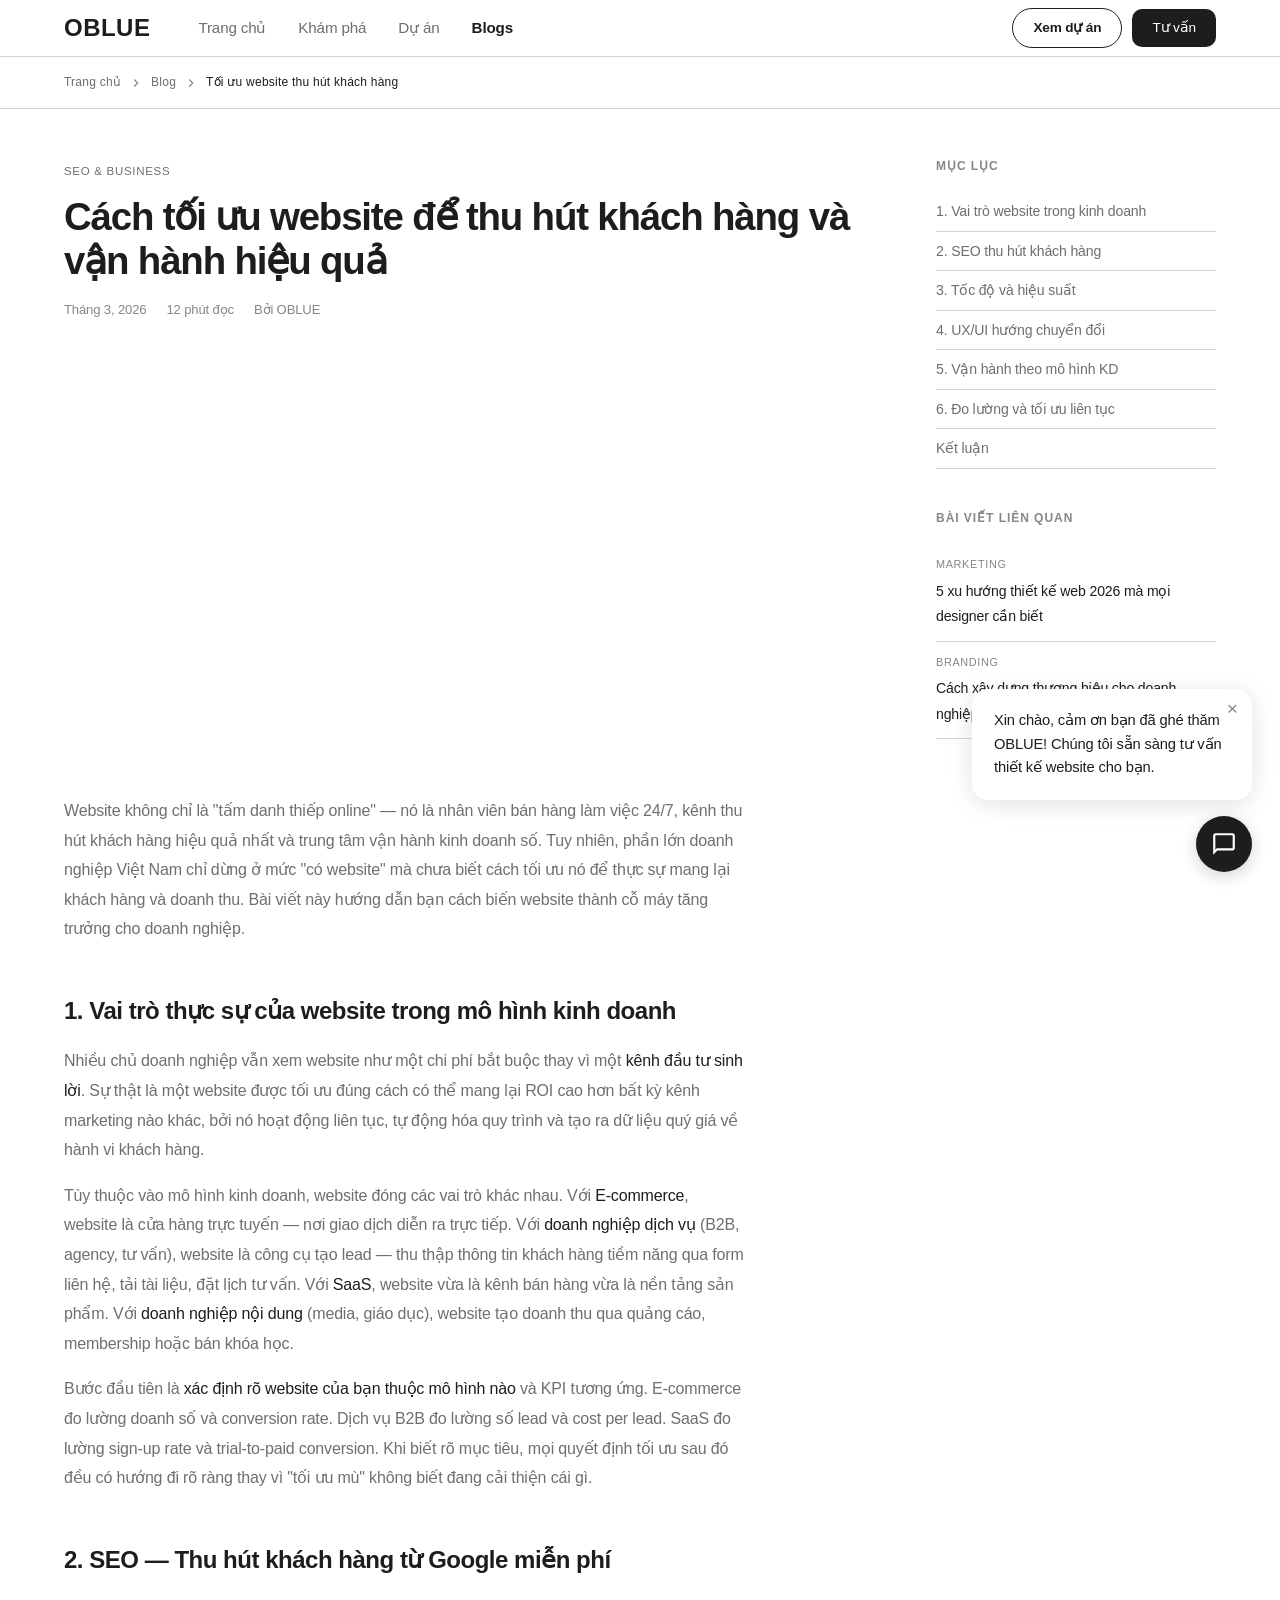
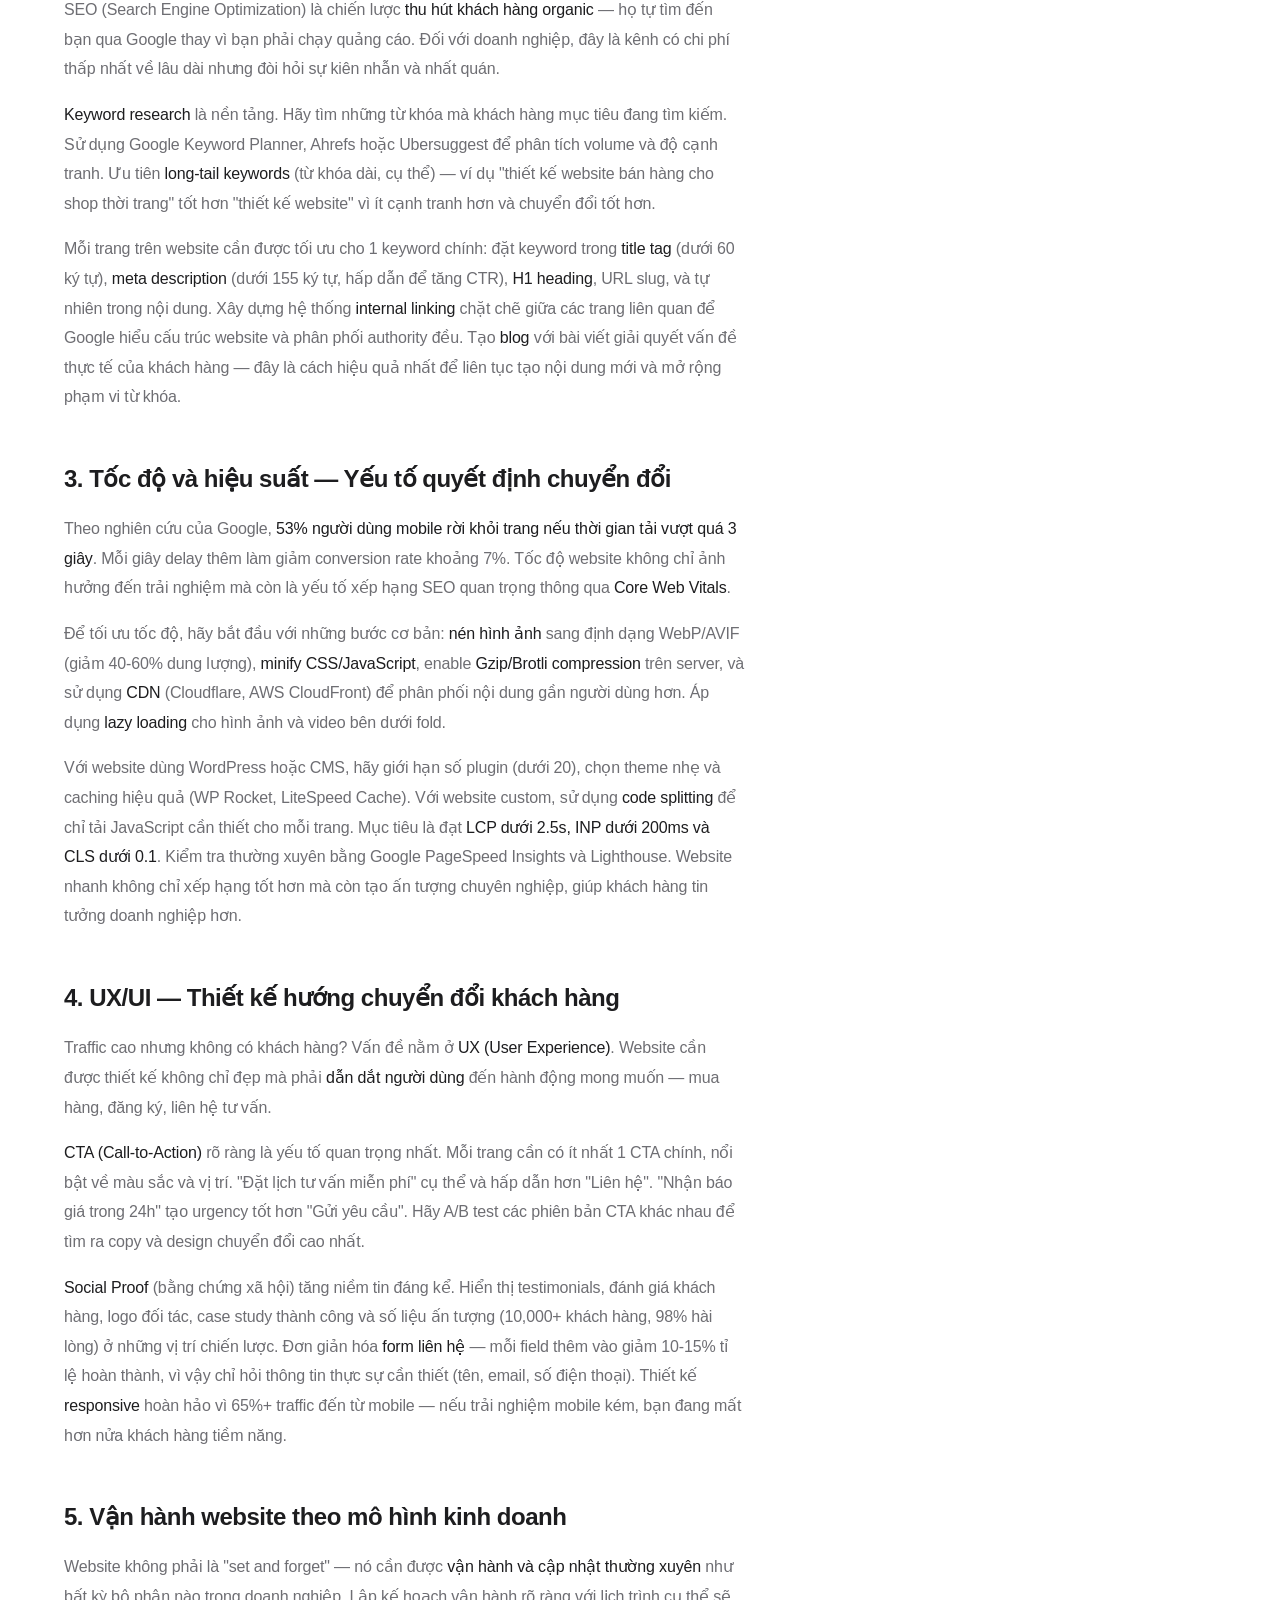
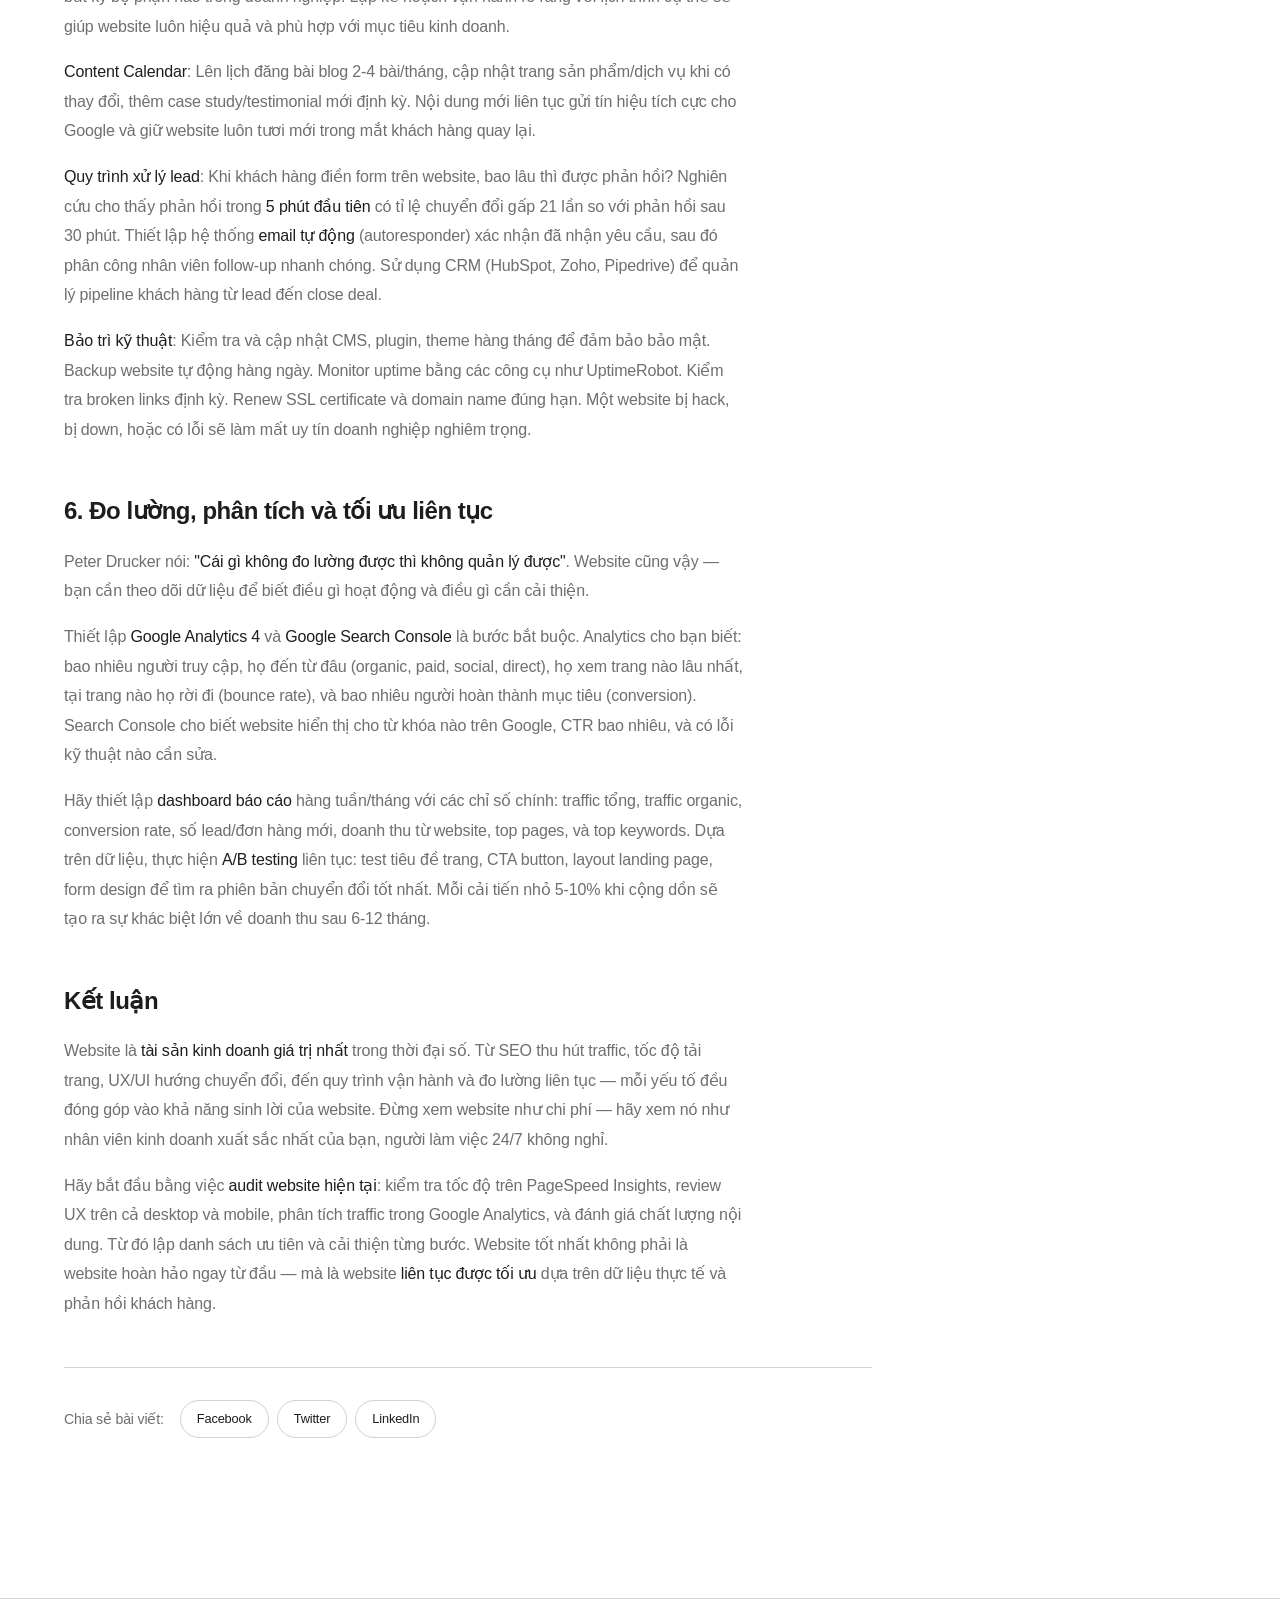
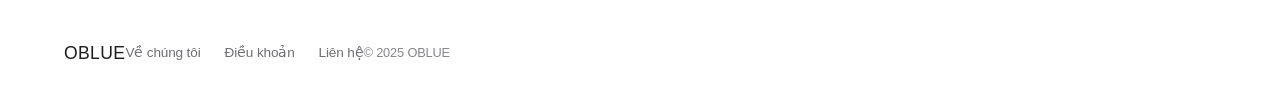
<file: blog-post-2.html>
<!DOCTYPE html>
<html lang="vi">
<head>
  <meta charset="UTF-8">
  <link rel="icon" type="image/svg+xml" href="favicon.svg">
  <meta name="viewport" content="width=device-width, initial-scale=1.0">
  <title>Cách tối ưu website để thu hút khách hàng và vận hành hiệu quả - OBLUE</title>
  <meta name="description" content="Hướng dẫn tối ưu website doanh nghiệp để thu hút khách hàng: từ SEO, tốc độ tải trang, UX/UI đến chiến lược vận hành website theo mô hình kinh doanh.">
  <meta name="keywords" content="tối ưu website, thu hút khách hàng, vận hành website, business model, SEO doanh nghiệp, website kinh doanh, chuyển đổi khách hàng, UX website">
  <meta property="og:title" content="Cách tối ưu website để thu hút khách hàng và vận hành hiệu quả">
  <meta property="og:description" content="Hướng dẫn chi tiết cách tối ưu website doanh nghiệp và vận hành theo mô hình kinh doanh hiệu quả.">
  <meta property="og:type" content="article">
  <meta property="og:url" content="https://oblue.vn/blog-post-2.html">
  <meta property="og:site_name" content="OBLUE">
  <link rel="stylesheet" href="styles.css">
  <link rel="stylesheet" href="blog.css">
</head>
<body>
  <nav class="navbar">
    <div class="container">
      <a href="index.html" class="navbar-brand">OBLUE</a>
      <button class="mobile-menu-btn" id="mobileMenuBtn" aria-label="Menu">
        <span></span><span></span><span></span>
      </button>
      <div class="navbar-nav" id="navMenu">
        <a href="index.html">Trang chủ</a>
        <a href="explore.html">Khám phá</a>
        <a href="product.html">Dự án</a>
        <a href="blog.html" class="active">Blogs</a>
      </div>
      <div class="navbar-right">
        <a href="product.html" class="btn-outline-dark">Xem dự án</a>
        <a href="about.html#contact" class="btn btn-primary">Tư vấn</a>
      </div>
    </div>
  </nav>

  <div class="breadcrumb">
    <div class="container">
      <a href="index.html">Trang chủ</a>
      <svg width="14" height="14" viewBox="0 0 24 24" fill="none" stroke="currentColor" stroke-width="2"><polyline points="9 18 15 12 9 6"/></svg>
      <a href="blog.html">Blog</a>
      <svg width="14" height="14" viewBox="0 0 24 24" fill="none" stroke="currentColor" stroke-width="2"><polyline points="9 18 15 12 9 6"/></svg>
      <span>Tối ưu website thu hút khách hàng</span>
    </div>
  </div>

  <article class="article">
    <div class="container">
      <div class="article-layout">
        <div class="article-main">
          <header class="article-header">
            <span class="article-tag">SEO & Business</span>
            <h1>Cách tối ưu website để thu hút khách hàng và vận hành hiệu quả</h1>
            <div class="article-meta">
              <span>Tháng 3, 2026</span>
              <span>12 phút đọc</span>
              <span>Bởi OBLUE</span>
            </div>
          </header>

          <div class="article-cover" style="background-image:url('https://dmtkxjqlcrcddcuvzqqb.supabase.co/storage/v1/object/public/Banner%20OBLUE%20-%20center/SEO/2.jpg');background-size:cover;background-position:center;"></div>

          <div class="article-body">
            <p class="article-lead">Website không chỉ là "tấm danh thiếp online" — nó là nhân viên bán hàng làm việc 24/7, kênh thu hút khách hàng hiệu quả nhất và trung tâm vận hành kinh doanh số. Tuy nhiên, phần lớn doanh nghiệp Việt Nam chỉ dừng ở mức "có website" mà chưa biết cách tối ưu nó để thực sự mang lại khách hàng và doanh thu. Bài viết này hướng dẫn bạn cách biến website thành cỗ máy tăng trưởng cho doanh nghiệp.</p>

            <h2 id="vai-tro-website">1. Vai trò thực sự của website trong mô hình kinh doanh</h2>
            <p>Nhiều chủ doanh nghiệp vẫn xem website như một chi phí bắt buộc thay vì một <strong>kênh đầu tư sinh lời</strong>. Sự thật là một website được tối ưu đúng cách có thể mang lại ROI cao hơn bất kỳ kênh marketing nào khác, bởi nó hoạt động liên tục, tự động hóa quy trình và tạo ra dữ liệu quý giá về hành vi khách hàng.</p>
            <p>Tùy thuộc vào mô hình kinh doanh, website đóng các vai trò khác nhau. Với <strong>E-commerce</strong>, website là cửa hàng trực tuyến — nơi giao dịch diễn ra trực tiếp. Với <strong>doanh nghiệp dịch vụ</strong> (B2B, agency, tư vấn), website là công cụ tạo lead — thu thập thông tin khách hàng tiềm năng qua form liên hệ, tải tài liệu, đặt lịch tư vấn. Với <strong>SaaS</strong>, website vừa là kênh bán hàng vừa là nền tảng sản phẩm. Với <strong>doanh nghiệp nội dung</strong> (media, giáo dục), website tạo doanh thu qua quảng cáo, membership hoặc bán khóa học.</p>
            <p>Bước đầu tiên là <strong>xác định rõ website của bạn thuộc mô hình nào</strong> và KPI tương ứng. E-commerce đo lường doanh số và conversion rate. Dịch vụ B2B đo lường số lead và cost per lead. SaaS đo lường sign-up rate và trial-to-paid conversion. Khi biết rõ mục tiêu, mọi quyết định tối ưu sau đó đều có hướng đi rõ ràng thay vì "tối ưu mù" không biết đang cải thiện cái gì.</p>

            <h2 id="seo-thu-hut">2. SEO — Thu hút khách hàng từ Google miễn phí</h2>
            <p>SEO (Search Engine Optimization) là chiến lược <strong>thu hút khách hàng organic</strong> — họ tự tìm đến bạn qua Google thay vì bạn phải chạy quảng cáo. Đối với doanh nghiệp, đây là kênh có chi phí thấp nhất về lâu dài nhưng đòi hỏi sự kiên nhẫn và nhất quán.</p>
            <p><strong>Keyword research</strong> là nền tảng. Hãy tìm những từ khóa mà khách hàng mục tiêu đang tìm kiếm. Sử dụng Google Keyword Planner, Ahrefs hoặc Ubersuggest để phân tích volume và độ cạnh tranh. Ưu tiên <strong>long-tail keywords</strong> (từ khóa dài, cụ thể) — ví dụ "thiết kế website bán hàng cho shop thời trang" tốt hơn "thiết kế website" vì ít cạnh tranh hơn và chuyển đổi tốt hơn.</p>
            <p>Mỗi trang trên website cần được tối ưu cho 1 keyword chính: đặt keyword trong <strong>title tag</strong> (dưới 60 ký tự), <strong>meta description</strong> (dưới 155 ký tự, hấp dẫn để tăng CTR), <strong>H1 heading</strong>, URL slug, và tự nhiên trong nội dung. Xây dựng hệ thống <strong>internal linking</strong> chặt chẽ giữa các trang liên quan để Google hiểu cấu trúc website và phân phối authority đều. Tạo <strong>blog</strong> với bài viết giải quyết vấn đề thực tế của khách hàng — đây là cách hiệu quả nhất để liên tục tạo nội dung mới và mở rộng phạm vi từ khóa.</p>

            <h2 id="toc-do-hieu-suat">3. Tốc độ và hiệu suất — Yếu tố quyết định chuyển đổi</h2>
            <p>Theo nghiên cứu của Google, <strong>53% người dùng mobile rời khỏi trang nếu thời gian tải vượt quá 3 giây</strong>. Mỗi giây delay thêm làm giảm conversion rate khoảng 7%. Tốc độ website không chỉ ảnh hưởng đến trải nghiệm mà còn là yếu tố xếp hạng SEO quan trọng thông qua <strong>Core Web Vitals</strong>.</p>
            <p>Để tối ưu tốc độ, hãy bắt đầu với những bước cơ bản: <strong>nén hình ảnh</strong> sang định dạng WebP/AVIF (giảm 40-60% dung lượng), <strong>minify CSS/JavaScript</strong>, enable <strong>Gzip/Brotli compression</strong> trên server, và sử dụng <strong>CDN</strong> (Cloudflare, AWS CloudFront) để phân phối nội dung gần người dùng hơn. Áp dụng <strong>lazy loading</strong> cho hình ảnh và video bên dưới fold.</p>
            <p>Với website dùng WordPress hoặc CMS, hãy giới hạn số plugin (dưới 20), chọn theme nhẹ và caching hiệu quả (WP Rocket, LiteSpeed Cache). Với website custom, sử dụng <strong>code splitting</strong> để chỉ tải JavaScript cần thiết cho mỗi trang. Mục tiêu là đạt <strong>LCP dưới 2.5s, INP dưới 200ms và CLS dưới 0.1</strong>. Kiểm tra thường xuyên bằng Google PageSpeed Insights và Lighthouse. Website nhanh không chỉ xếp hạng tốt hơn mà còn tạo ấn tượng chuyên nghiệp, giúp khách hàng tin tưởng doanh nghiệp hơn.</p>

            <h2 id="ux-chuyen-doi">4. UX/UI — Thiết kế hướng chuyển đổi khách hàng</h2>
            <p>Traffic cao nhưng không có khách hàng? Vấn đề nằm ở <strong>UX (User Experience)</strong>. Website cần được thiết kế không chỉ đẹp mà phải <strong>dẫn dắt người dùng</strong> đến hành động mong muốn — mua hàng, đăng ký, liên hệ tư vấn.</p>
            <p><strong>CTA (Call-to-Action)</strong> rõ ràng là yếu tố quan trọng nhất. Mỗi trang cần có ít nhất 1 CTA chính, nổi bật về màu sắc và vị trí. "Đặt lịch tư vấn miễn phí" cụ thể và hấp dẫn hơn "Liên hệ". "Nhận báo giá trong 24h" tạo urgency tốt hơn "Gửi yêu cầu". Hãy A/B test các phiên bản CTA khác nhau để tìm ra copy và design chuyển đổi cao nhất.</p>
            <p><strong>Social Proof</strong> (bằng chứng xã hội) tăng niềm tin đáng kể. Hiển thị testimonials, đánh giá khách hàng, logo đối tác, case study thành công và số liệu ấn tượng (10,000+ khách hàng, 98% hài lòng) ở những vị trí chiến lược. Đơn giản hóa <strong>form liên hệ</strong> — mỗi field thêm vào giảm 10-15% tỉ lệ hoàn thành, vì vậy chỉ hỏi thông tin thực sự cần thiết (tên, email, số điện thoại). Thiết kế <strong>responsive</strong> hoàn hảo vì 65%+ traffic đến từ mobile — nếu trải nghiệm mobile kém, bạn đang mất hơn nửa khách hàng tiềm năng.</p>

            <h2 id="van-hanh">5. Vận hành website theo mô hình kinh doanh</h2>
            <p>Website không phải là "set and forget" — nó cần được <strong>vận hành và cập nhật thường xuyên</strong> như bất kỳ bộ phận nào trong doanh nghiệp. Lập kế hoạch vận hành rõ ràng với lịch trình cụ thể sẽ giúp website luôn hiệu quả và phù hợp với mục tiêu kinh doanh.</p>
            <p><strong>Content Calendar</strong>: Lên lịch đăng bài blog 2-4 bài/tháng, cập nhật trang sản phẩm/dịch vụ khi có thay đổi, thêm case study/testimonial mới định kỳ. Nội dung mới liên tục gửi tín hiệu tích cực cho Google và giữ website luôn tươi mới trong mắt khách hàng quay lại.</p>
            <p><strong>Quy trình xử lý lead</strong>: Khi khách hàng điền form trên website, bao lâu thì được phản hồi? Nghiên cứu cho thấy phản hồi trong <strong>5 phút đầu tiên</strong> có tỉ lệ chuyển đổi gấp 21 lần so với phản hồi sau 30 phút. Thiết lập hệ thống <strong>email tự động</strong> (autoresponder) xác nhận đã nhận yêu cầu, sau đó phân công nhân viên follow-up nhanh chóng. Sử dụng CRM (HubSpot, Zoho, Pipedrive) để quản lý pipeline khách hàng từ lead đến close deal.</p>
            <p><strong>Bảo trì kỹ thuật</strong>: Kiểm tra và cập nhật CMS, plugin, theme hàng tháng để đảm bảo bảo mật. Backup website tự động hàng ngày. Monitor uptime bằng các công cụ như UptimeRobot. Kiểm tra broken links định kỳ. Renew SSL certificate và domain name đúng hạn. Một website bị hack, bị down, hoặc có lỗi sẽ làm mất uy tín doanh nghiệp nghiêm trọng.</p>

            <h2 id="do-luong-toi-uu">6. Đo lường, phân tích và tối ưu liên tục</h2>
            <p>Peter Drucker nói: <strong>"Cái gì không đo lường được thì không quản lý được"</strong>. Website cũng vậy — bạn cần theo dõi dữ liệu để biết điều gì hoạt động và điều gì cần cải thiện.</p>
            <p>Thiết lập <strong>Google Analytics 4</strong> và <strong>Google Search Console</strong> là bước bắt buộc. Analytics cho bạn biết: bao nhiêu người truy cập, họ đến từ đâu (organic, paid, social, direct), họ xem trang nào lâu nhất, tại trang nào họ rời đi (bounce rate), và bao nhiêu người hoàn thành mục tiêu (conversion). Search Console cho biết website hiển thị cho từ khóa nào trên Google, CTR bao nhiêu, và có lỗi kỹ thuật nào cần sửa.</p>
            <p>Hãy thiết lập <strong>dashboard báo cáo</strong> hàng tuần/tháng với các chỉ số chính: traffic tổng, traffic organic, conversion rate, số lead/đơn hàng mới, doanh thu từ website, top pages, và top keywords. Dựa trên dữ liệu, thực hiện <strong>A/B testing</strong> liên tục: test tiêu đề trang, CTA button, layout landing page, form design để tìm ra phiên bản chuyển đổi tốt nhất. Mỗi cải tiến nhỏ 5-10% khi cộng dồn sẽ tạo ra sự khác biệt lớn về doanh thu sau 6-12 tháng.</p>

            <h2 id="ket-luan">Kết luận</h2>
            <p>Website là <strong>tài sản kinh doanh giá trị nhất</strong> trong thời đại số. Từ SEO thu hút traffic, tốc độ tải trang, UX/UI hướng chuyển đổi, đến quy trình vận hành và đo lường liên tục — mỗi yếu tố đều đóng góp vào khả năng sinh lời của website. Đừng xem website như chi phí — hãy xem nó như nhân viên kinh doanh xuất sắc nhất của bạn, người làm việc 24/7 không nghỉ.</p>
            <p>Hãy bắt đầu bằng việc <strong>audit website hiện tại</strong>: kiểm tra tốc độ trên PageSpeed Insights, review UX trên cả desktop và mobile, phân tích traffic trong Google Analytics, và đánh giá chất lượng nội dung. Từ đó lập danh sách ưu tiên và cải thiện từng bước. Website tốt nhất không phải là website hoàn hảo ngay từ đầu — mà là website <strong>liên tục được tối ưu</strong> dựa trên dữ liệu thực tế và phản hồi khách hàng.</p>
          </div>

          <div class="article-share">
            <span>Chia sẻ bài viết:</span>
            <div class="share-links">
              <a href="#" class="share-btn">Facebook</a>
              <a href="#" class="share-btn">Twitter</a>
              <a href="#" class="share-btn">LinkedIn</a>
            </div>
          </div>
        </div>

        <aside class="article-sidebar">
          <div class="sidebar-toc">
            <h4>Mục lục</h4>
            <a href="#vai-tro-website">1. Vai trò website trong kinh doanh</a>
            <a href="#seo-thu-hut">2. SEO thu hút khách hàng</a>
            <a href="#toc-do-hieu-suat">3. Tốc độ và hiệu suất</a>
            <a href="#ux-chuyen-doi">4. UX/UI hướng chuyển đổi</a>
            <a href="#van-hanh">5. Vận hành theo mô hình KD</a>
            <a href="#do-luong-toi-uu">6. Đo lường và tối ưu liên tục</a>
            <a href="#ket-luan">Kết luận</a>
          </div>
          <div class="sidebar-related">
            <h4>Bài viết liên quan</h4>
            <a href="blog-post-1.html" class="related-item">
              <span class="related-tag">Marketing</span>
              <span>5 xu hướng thiết kế web 2026 mà mọi designer cần biết</span>
            </a>
            <a href="blog-post-3.html" class="related-item">
              <span class="related-tag">Branding</span>
              <span>Cách xây dựng thương hiệu cho doanh nghiệp của bạn</span>
            </a>
          </div>
        </aside>
      </div>
    </div>
  </article>

  <footer class="footer">
    <div class="container">
      <div class="footer-simple">
        <div class="footer-brand">OBLUE</div>
        <div class="footer-links">
          <a href="about.html">Về chúng tôi</a>
          <a href="about.html#terms">Điều khoản</a>
          <a href="about.html#contact">Liên hệ</a>
        </div>
        <span class="footer-copy">&copy; 2025 OBLUE</span>
      </div>
    </div>
  </footer>
  <script src="app.js"></script>
  <!-- CHAT WIDGET -->
  <div class="chat-widget">
    <div class="chat-bubble" id="chatBubble">
      <button class="chat-bubble-close" onclick="document.getElementById('chatBubble').classList.add('hidden')">&times;</button>
      Xin chào, cảm ơn bạn đã ghé thăm OBLUE! Chúng tôi sẵn sàng tư vấn thiết kế website cho bạn.
    </div>
    <button class="chat-btn" onclick="window.open('https://zalo.me/0982576263', '_blank')">
      <svg viewBox="0 0 24 24"><path d="M20 2H4c-1.1 0-2 .9-2 2v18l4-4h14c1.1 0 2-.9 2-2V4c0-1.1-.9-2-2-2zm0 14H5.2L4 17.2V4h16v12z"/></svg>
    </button>
  </div>
</body>
</html>
</file>
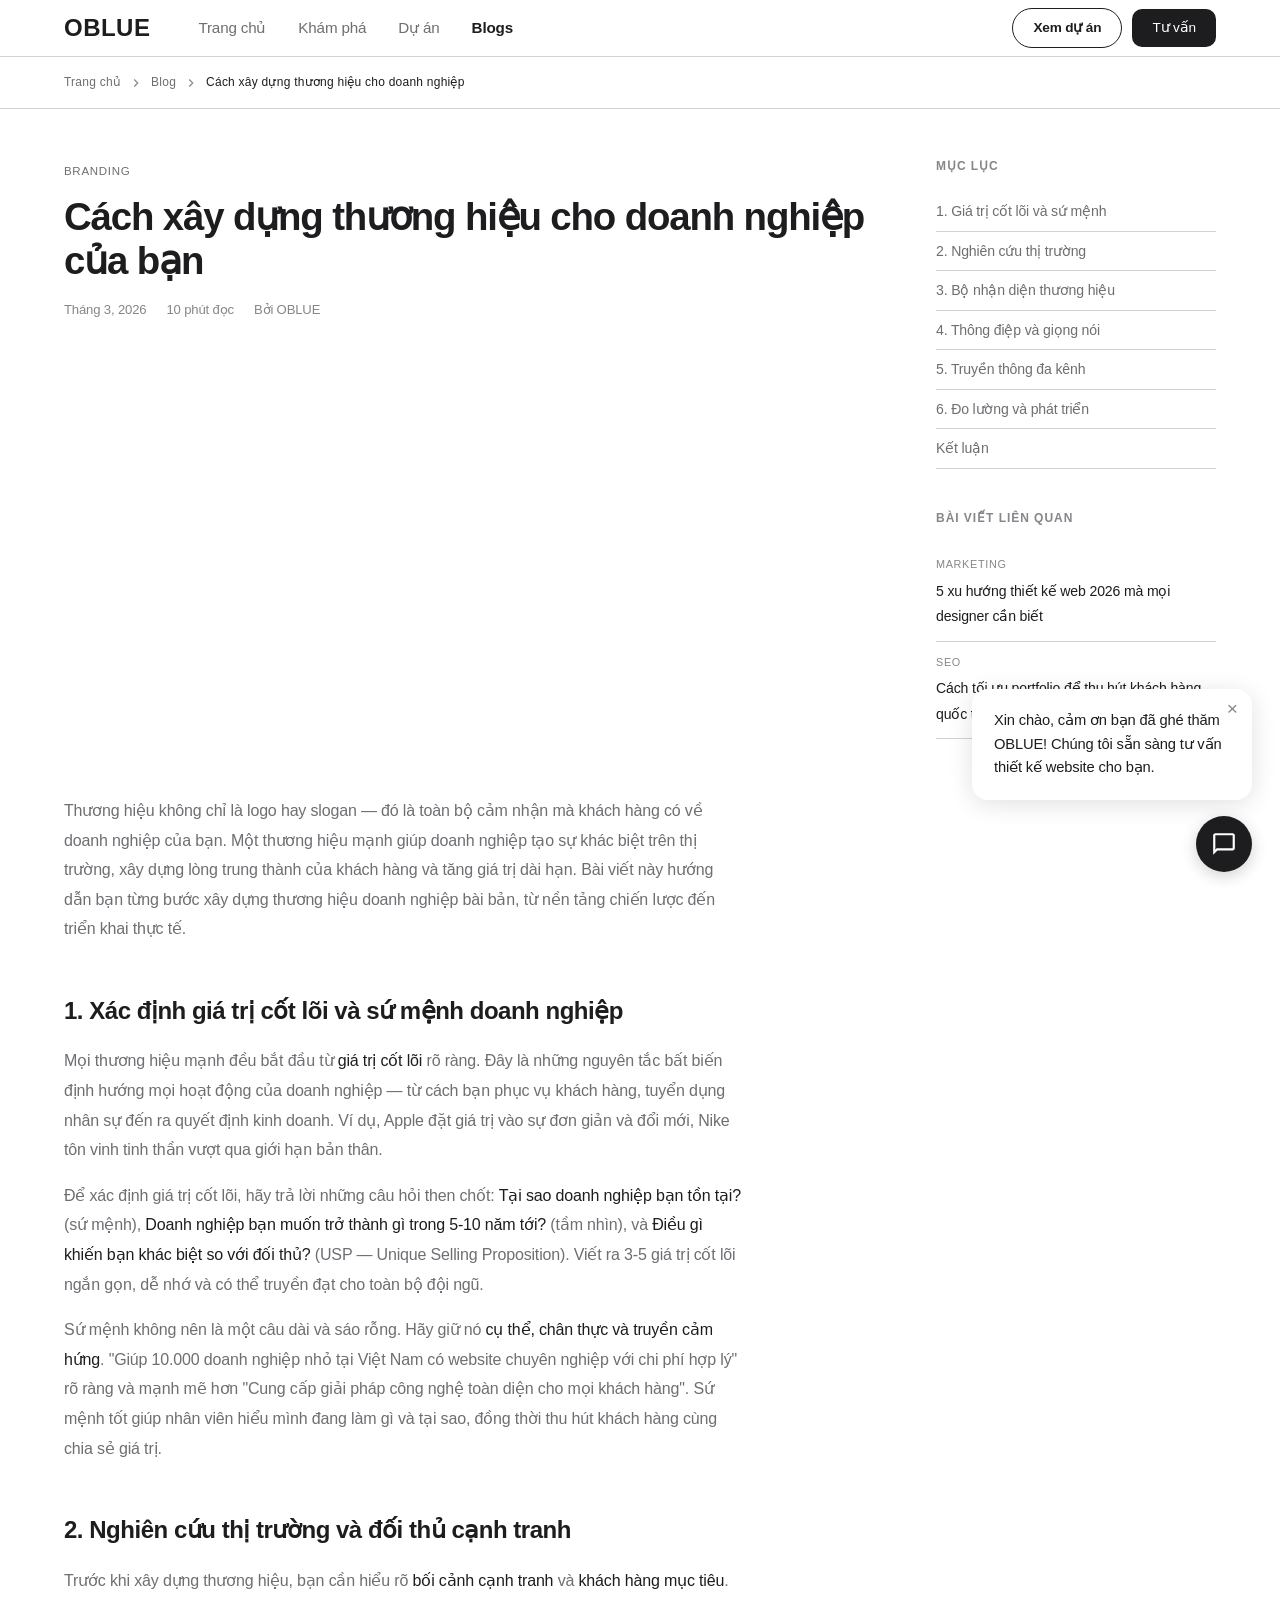
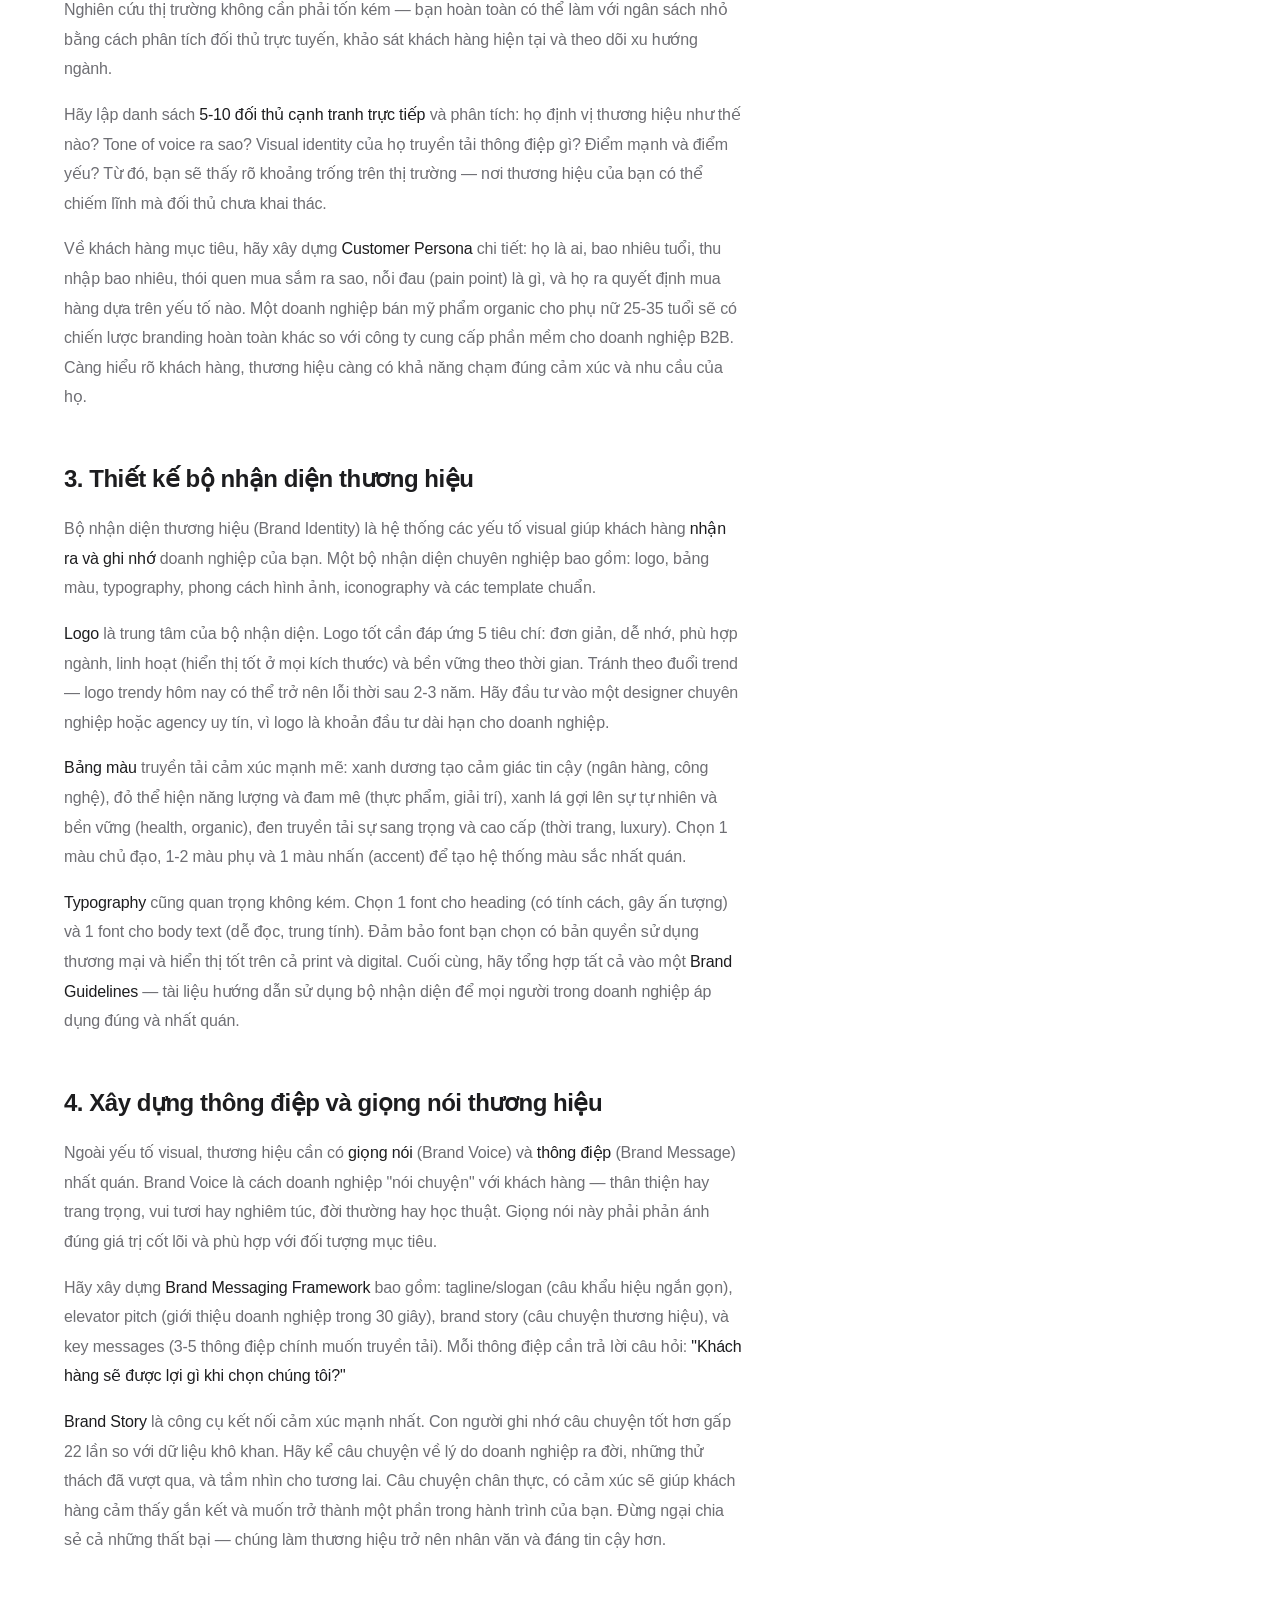
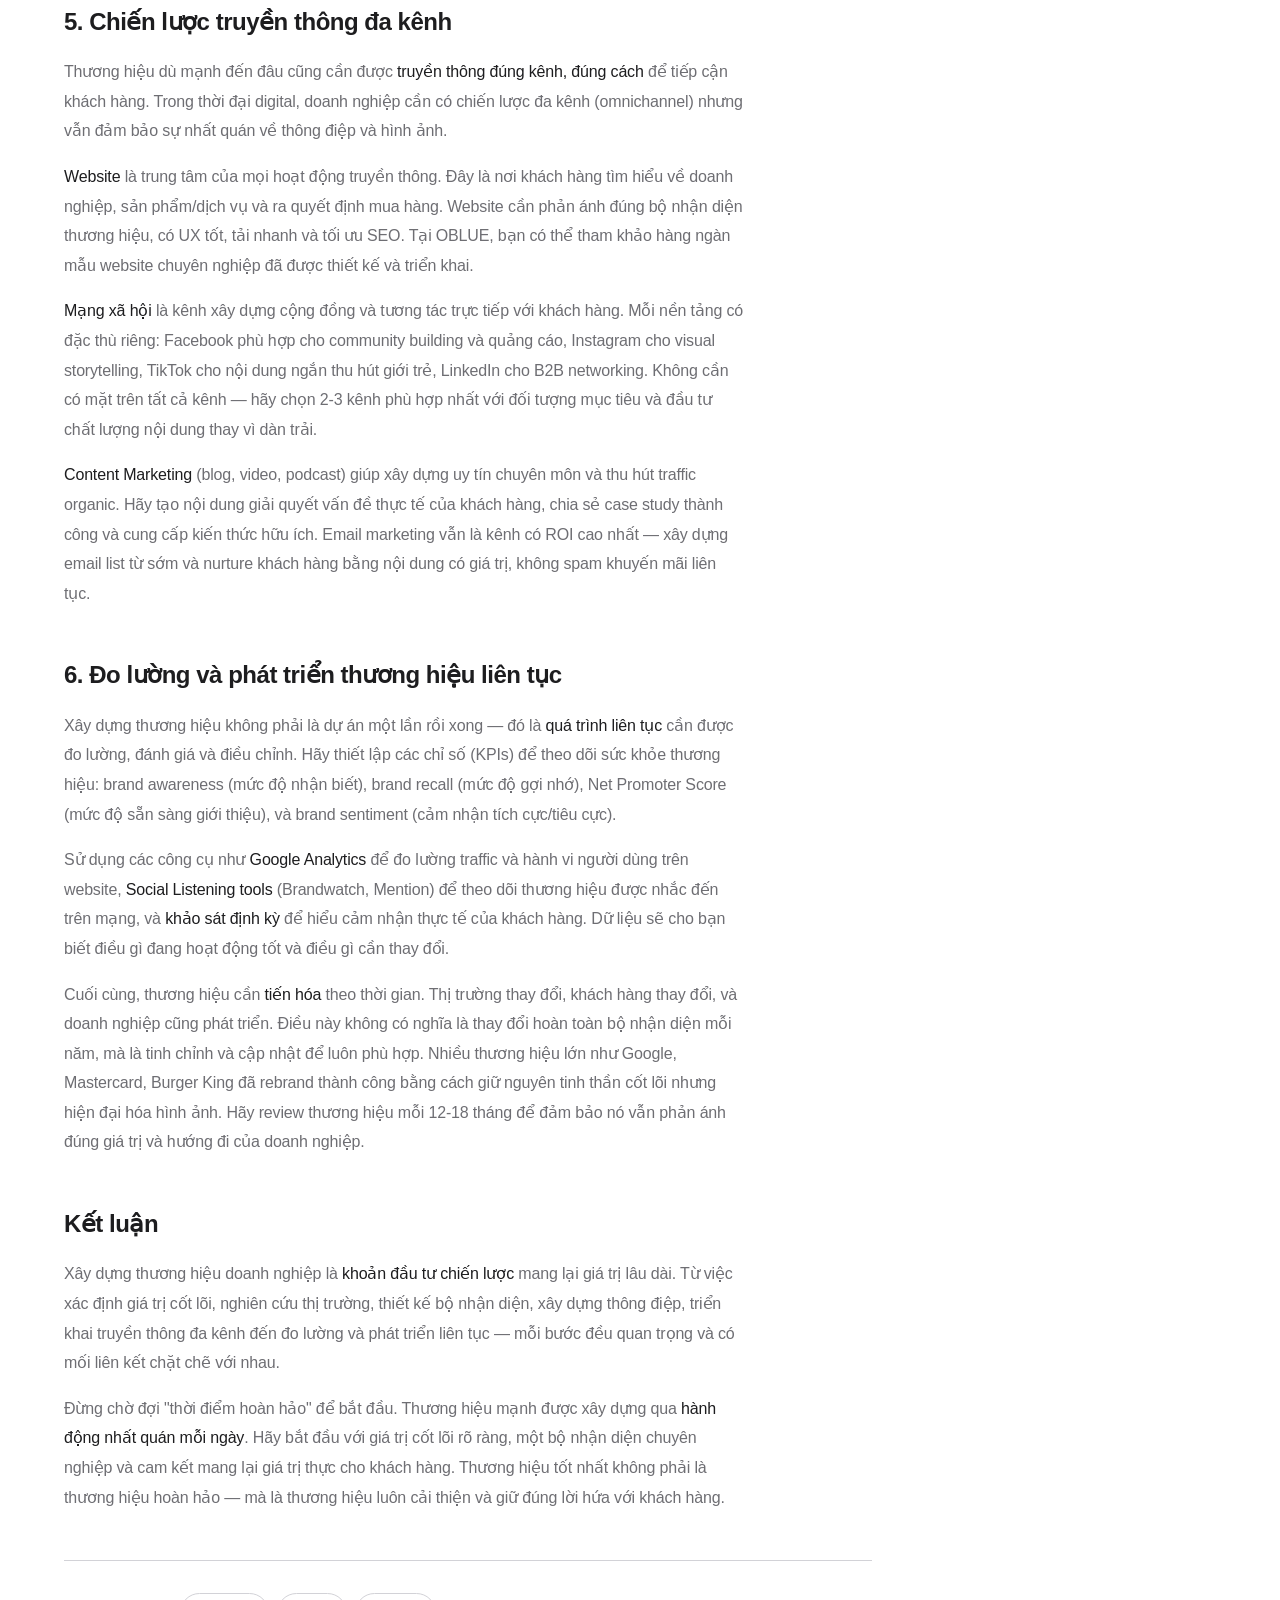
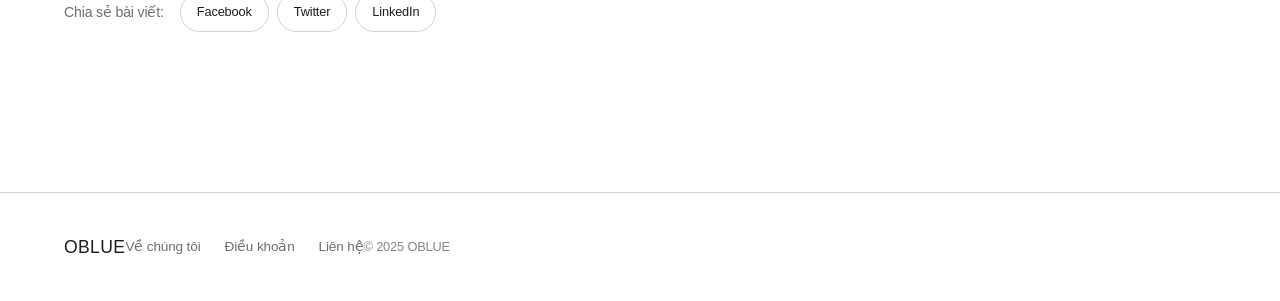
<file: blog-post-3.html>
<!DOCTYPE html>
<html lang="vi">
<head>
  <meta charset="UTF-8">
  <link rel="icon" type="image/svg+xml" href="favicon.svg">
  <meta name="viewport" content="width=device-width, initial-scale=1.0">
  <title>Cách xây dựng thương hiệu cho doanh nghiệp của bạn - OBLUE</title>
  <meta name="description" content="Hướng dẫn chi tiết cách xây dựng thương hiệu doanh nghiệp từ A-Z: từ xác định giá trị cốt lõi, thiết kế bộ nhận diện đến chiến lược truyền thông đa kênh.">
  <meta name="keywords" content="xây dựng thương hiệu, branding doanh nghiệp, nhận diện thương hiệu, chiến lược thương hiệu, brand identity, truyền thông thương hiệu, marketing thương hiệu">
  <meta property="og:title" content="Cách xây dựng thương hiệu cho doanh nghiệp của bạn">
  <meta property="og:description" content="Hướng dẫn từng bước xây dựng thương hiệu doanh nghiệp mạnh mẽ, từ giá trị cốt lõi đến truyền thông đa kênh.">
  <meta property="og:type" content="article">
  <meta property="og:url" content="https://oblue.vn/blog-post-3.html">
  <meta property="og:site_name" content="OBLUE">
  <link rel="stylesheet" href="styles.css">
  <link rel="stylesheet" href="blog.css">
</head>
<body>
  <nav class="navbar">
    <div class="container">
      <a href="index.html" class="navbar-brand">OBLUE</a>
      <button class="mobile-menu-btn" id="mobileMenuBtn" aria-label="Menu">
        <span></span><span></span><span></span>
      </button>
      <div class="navbar-nav" id="navMenu">
        <a href="index.html">Trang chủ</a>
        <a href="explore.html">Khám phá</a>
        <a href="product.html">Dự án</a>
        <a href="blog.html" class="active">Blogs</a>
      </div>
      <div class="navbar-right">
        <a href="product.html" class="btn-outline-dark">Xem dự án</a>
        <a href="about.html#contact" class="btn btn-primary">Tư vấn</a>
      </div>
    </div>
  </nav>

  <!-- BREADCRUMB -->
  <div class="breadcrumb">
    <div class="container">
      <a href="index.html">Trang chủ</a>
      <svg width="14" height="14" viewBox="0 0 24 24" fill="none" stroke="currentColor" stroke-width="2"><polyline points="9 18 15 12 9 6"/></svg>
      <a href="blog.html">Blog</a>
      <svg width="14" height="14" viewBox="0 0 24 24" fill="none" stroke="currentColor" stroke-width="2"><polyline points="9 18 15 12 9 6"/></svg>
      <span>Cách xây dựng thương hiệu cho doanh nghiệp</span>
    </div>
  </div>

  <!-- ARTICLE -->
  <article class="article">
    <div class="container">
      <div class="article-layout">
        <!-- MAIN CONTENT -->
        <div class="article-main">
          <header class="article-header">
            <span class="article-tag">Branding</span>
            <h1>Cách xây dựng thương hiệu cho doanh nghiệp của bạn</h1>
            <div class="article-meta">
              <span>Tháng 3, 2026</span>
              <span>10 phút đọc</span>
              <span>Bởi OBLUE</span>
            </div>
          </header>

          <div class="article-cover" style="background-image:url('https://dmtkxjqlcrcddcuvzqqb.supabase.co/storage/v1/object/public/Banner%20OBLUE%20-%20center/SEO/Black%20and%20White%20Modern%20Presentation%20Marketing%20(1).jpg');background-size:cover;background-position:center;"></div>

          <div class="article-body">
            <p class="article-lead">Thương hiệu không chỉ là logo hay slogan — đó là toàn bộ cảm nhận mà khách hàng có về doanh nghiệp của bạn. Một thương hiệu mạnh giúp doanh nghiệp tạo sự khác biệt trên thị trường, xây dựng lòng trung thành của khách hàng và tăng giá trị dài hạn. Bài viết này hướng dẫn bạn từng bước xây dựng thương hiệu doanh nghiệp bài bản, từ nền tảng chiến lược đến triển khai thực tế.</p>

            <h2 id="gia-tri-cot-loi">1. Xác định giá trị cốt lõi và sứ mệnh doanh nghiệp</h2>
            <p>Mọi thương hiệu mạnh đều bắt đầu từ <strong>giá trị cốt lõi</strong> rõ ràng. Đây là những nguyên tắc bất biến định hướng mọi hoạt động của doanh nghiệp — từ cách bạn phục vụ khách hàng, tuyển dụng nhân sự đến ra quyết định kinh doanh. Ví dụ, Apple đặt giá trị vào sự đơn giản và đổi mới, Nike tôn vinh tinh thần vượt qua giới hạn bản thân.</p>
            <p>Để xác định giá trị cốt lõi, hãy trả lời những câu hỏi then chốt: <strong>Tại sao doanh nghiệp bạn tồn tại?</strong> (sứ mệnh), <strong>Doanh nghiệp bạn muốn trở thành gì trong 5-10 năm tới?</strong> (tầm nhìn), và <strong>Điều gì khiến bạn khác biệt so với đối thủ?</strong> (USP — Unique Selling Proposition). Viết ra 3-5 giá trị cốt lõi ngắn gọn, dễ nhớ và có thể truyền đạt cho toàn bộ đội ngũ.</p>
            <p>Sứ mệnh không nên là một câu dài và sáo rỗng. Hãy giữ nó <strong>cụ thể, chân thực và truyền cảm hứng</strong>. "Giúp 10.000 doanh nghiệp nhỏ tại Việt Nam có website chuyên nghiệp với chi phí hợp lý" rõ ràng và mạnh mẽ hơn "Cung cấp giải pháp công nghệ toàn diện cho mọi khách hàng". Sứ mệnh tốt giúp nhân viên hiểu mình đang làm gì và tại sao, đồng thời thu hút khách hàng cùng chia sẻ giá trị.</p>

            <h2 id="nghien-cuu-thi-truong">2. Nghiên cứu thị trường và đối thủ cạnh tranh</h2>
            <p>Trước khi xây dựng thương hiệu, bạn cần hiểu rõ <strong>bối cảnh cạnh tranh</strong> và <strong>khách hàng mục tiêu</strong>. Nghiên cứu thị trường không cần phải tốn kém — bạn hoàn toàn có thể làm với ngân sách nhỏ bằng cách phân tích đối thủ trực tuyến, khảo sát khách hàng hiện tại và theo dõi xu hướng ngành.</p>
            <p>Hãy lập danh sách <strong>5-10 đối thủ cạnh tranh trực tiếp</strong> và phân tích: họ định vị thương hiệu như thế nào? Tone of voice ra sao? Visual identity của họ truyền tải thông điệp gì? Điểm mạnh và điểm yếu? Từ đó, bạn sẽ thấy rõ khoảng trống trên thị trường — nơi thương hiệu của bạn có thể chiếm lĩnh mà đối thủ chưa khai thác.</p>
            <p>Về khách hàng mục tiêu, hãy xây dựng <strong>Customer Persona</strong> chi tiết: họ là ai, bao nhiêu tuổi, thu nhập bao nhiêu, thói quen mua sắm ra sao, nỗi đau (pain point) là gì, và họ ra quyết định mua hàng dựa trên yếu tố nào. Một doanh nghiệp bán mỹ phẩm organic cho phụ nữ 25-35 tuổi sẽ có chiến lược branding hoàn toàn khác so với công ty cung cấp phần mềm cho doanh nghiệp B2B. Càng hiểu rõ khách hàng, thương hiệu càng có khả năng chạm đúng cảm xúc và nhu cầu của họ.</p>

            <h2 id="bo-nhan-dien">3. Thiết kế bộ nhận diện thương hiệu</h2>
            <p>Bộ nhận diện thương hiệu (Brand Identity) là hệ thống các yếu tố visual giúp khách hàng <strong>nhận ra và ghi nhớ</strong> doanh nghiệp của bạn. Một bộ nhận diện chuyên nghiệp bao gồm: logo, bảng màu, typography, phong cách hình ảnh, iconography và các template chuẩn.</p>
            <p><strong>Logo</strong> là trung tâm của bộ nhận diện. Logo tốt cần đáp ứng 5 tiêu chí: đơn giản, dễ nhớ, phù hợp ngành, linh hoạt (hiển thị tốt ở mọi kích thước) và bền vững theo thời gian. Tránh theo đuổi trend — logo trendy hôm nay có thể trở nên lỗi thời sau 2-3 năm. Hãy đầu tư vào một designer chuyên nghiệp hoặc agency uy tín, vì logo là khoản đầu tư dài hạn cho doanh nghiệp.</p>
            <p><strong>Bảng màu</strong> truyền tải cảm xúc mạnh mẽ: xanh dương tạo cảm giác tin cậy (ngân hàng, công nghệ), đỏ thể hiện năng lượng và đam mê (thực phẩm, giải trí), xanh lá gợi lên sự tự nhiên và bền vững (health, organic), đen truyền tải sự sang trọng và cao cấp (thời trang, luxury). Chọn 1 màu chủ đạo, 1-2 màu phụ và 1 màu nhấn (accent) để tạo hệ thống màu sắc nhất quán.</p>
            <p><strong>Typography</strong> cũng quan trọng không kém. Chọn 1 font cho heading (có tính cách, gây ấn tượng) và 1 font cho body text (dễ đọc, trung tính). Đảm bảo font bạn chọn có bản quyền sử dụng thương mại và hiển thị tốt trên cả print và digital. Cuối cùng, hãy tổng hợp tất cả vào một <strong>Brand Guidelines</strong> — tài liệu hướng dẫn sử dụng bộ nhận diện để mọi người trong doanh nghiệp áp dụng đúng và nhất quán.</p>

            <h2 id="thong-diep">4. Xây dựng thông điệp và giọng nói thương hiệu</h2>
            <p>Ngoài yếu tố visual, thương hiệu cần có <strong>giọng nói</strong> (Brand Voice) và <strong>thông điệp</strong> (Brand Message) nhất quán. Brand Voice là cách doanh nghiệp "nói chuyện" với khách hàng — thân thiện hay trang trọng, vui tươi hay nghiêm túc, đời thường hay học thuật. Giọng nói này phải phản ánh đúng giá trị cốt lõi và phù hợp với đối tượng mục tiêu.</p>
            <p>Hãy xây dựng <strong>Brand Messaging Framework</strong> bao gồm: tagline/slogan (câu khẩu hiệu ngắn gọn), elevator pitch (giới thiệu doanh nghiệp trong 30 giây), brand story (câu chuyện thương hiệu), và key messages (3-5 thông điệp chính muốn truyền tải). Mỗi thông điệp cần trả lời câu hỏi: <strong>"Khách hàng sẽ được lợi gì khi chọn chúng tôi?"</strong></p>
            <p><strong>Brand Story</strong> là công cụ kết nối cảm xúc mạnh nhất. Con người ghi nhớ câu chuyện tốt hơn gấp 22 lần so với dữ liệu khô khan. Hãy kể câu chuyện về lý do doanh nghiệp ra đời, những thử thách đã vượt qua, và tầm nhìn cho tương lai. Câu chuyện chân thực, có cảm xúc sẽ giúp khách hàng cảm thấy gắn kết và muốn trở thành một phần trong hành trình của bạn. Đừng ngại chia sẻ cả những thất bại — chúng làm thương hiệu trở nên nhân văn và đáng tin cậy hơn.</p>

            <h2 id="truyen-thong">5. Chiến lược truyền thông đa kênh</h2>
            <p>Thương hiệu dù mạnh đến đâu cũng cần được <strong>truyền thông đúng kênh, đúng cách</strong> để tiếp cận khách hàng. Trong thời đại digital, doanh nghiệp cần có chiến lược đa kênh (omnichannel) nhưng vẫn đảm bảo sự nhất quán về thông điệp và hình ảnh.</p>
            <p><strong>Website</strong> là trung tâm của mọi hoạt động truyền thông. Đây là nơi khách hàng tìm hiểu về doanh nghiệp, sản phẩm/dịch vụ và ra quyết định mua hàng. Website cần phản ánh đúng bộ nhận diện thương hiệu, có UX tốt, tải nhanh và tối ưu SEO. Tại OBLUE, bạn có thể tham khảo hàng ngàn mẫu website chuyên nghiệp đã được thiết kế và triển khai.</p>
            <p><strong>Mạng xã hội</strong> là kênh xây dựng cộng đồng và tương tác trực tiếp với khách hàng. Mỗi nền tảng có đặc thù riêng: Facebook phù hợp cho community building và quảng cáo, Instagram cho visual storytelling, TikTok cho nội dung ngắn thu hút giới trẻ, LinkedIn cho B2B networking. Không cần có mặt trên tất cả kênh — hãy chọn 2-3 kênh phù hợp nhất với đối tượng mục tiêu và đầu tư chất lượng nội dung thay vì dàn trải.</p>
            <p><strong>Content Marketing</strong> (blog, video, podcast) giúp xây dựng uy tín chuyên môn và thu hút traffic organic. Hãy tạo nội dung giải quyết vấn đề thực tế của khách hàng, chia sẻ case study thành công và cung cấp kiến thức hữu ích. Email marketing vẫn là kênh có ROI cao nhất — xây dựng email list từ sớm và nurture khách hàng bằng nội dung có giá trị, không spam khuyến mãi liên tục.</p>

            <h2 id="do-luong">6. Đo lường và phát triển thương hiệu liên tục</h2>
            <p>Xây dựng thương hiệu không phải là dự án một lần rồi xong — đó là <strong>quá trình liên tục</strong> cần được đo lường, đánh giá và điều chỉnh. Hãy thiết lập các chỉ số (KPIs) để theo dõi sức khỏe thương hiệu: brand awareness (mức độ nhận biết), brand recall (mức độ gợi nhớ), Net Promoter Score (mức độ sẵn sàng giới thiệu), và brand sentiment (cảm nhận tích cực/tiêu cực).</p>
            <p>Sử dụng các công cụ như <strong>Google Analytics</strong> để đo lường traffic và hành vi người dùng trên website, <strong>Social Listening tools</strong> (Brandwatch, Mention) để theo dõi thương hiệu được nhắc đến trên mạng, và <strong>khảo sát định kỳ</strong> để hiểu cảm nhận thực tế của khách hàng. Dữ liệu sẽ cho bạn biết điều gì đang hoạt động tốt và điều gì cần thay đổi.</p>
            <p>Cuối cùng, thương hiệu cần <strong>tiến hóa</strong> theo thời gian. Thị trường thay đổi, khách hàng thay đổi, và doanh nghiệp cũng phát triển. Điều này không có nghĩa là thay đổi hoàn toàn bộ nhận diện mỗi năm, mà là tinh chỉnh và cập nhật để luôn phù hợp. Nhiều thương hiệu lớn như Google, Mastercard, Burger King đã rebrand thành công bằng cách giữ nguyên tinh thần cốt lõi nhưng hiện đại hóa hình ảnh. Hãy review thương hiệu mỗi 12-18 tháng để đảm bảo nó vẫn phản ánh đúng giá trị và hướng đi của doanh nghiệp.</p>

            <h2 id="ket-luan">Kết luận</h2>
            <p>Xây dựng thương hiệu doanh nghiệp là <strong>khoản đầu tư chiến lược</strong> mang lại giá trị lâu dài. Từ việc xác định giá trị cốt lõi, nghiên cứu thị trường, thiết kế bộ nhận diện, xây dựng thông điệp, triển khai truyền thông đa kênh đến đo lường và phát triển liên tục — mỗi bước đều quan trọng và có mối liên kết chặt chẽ với nhau.</p>
            <p>Đừng chờ đợi "thời điểm hoàn hảo" để bắt đầu. Thương hiệu mạnh được xây dựng qua <strong>hành động nhất quán mỗi ngày</strong>. Hãy bắt đầu với giá trị cốt lõi rõ ràng, một bộ nhận diện chuyên nghiệp và cam kết mang lại giá trị thực cho khách hàng. Thương hiệu tốt nhất không phải là thương hiệu hoàn hảo — mà là thương hiệu luôn cải thiện và giữ đúng lời hứa với khách hàng.</p>
          </div>

          <!-- SHARE -->
          <div class="article-share">
            <span>Chia sẻ bài viết:</span>
            <div class="share-links">
              <a href="#" class="share-btn">Facebook</a>
              <a href="#" class="share-btn">Twitter</a>
              <a href="#" class="share-btn">LinkedIn</a>
            </div>
          </div>
        </div>

        <!-- SIDEBAR -->
        <aside class="article-sidebar">
          <div class="sidebar-toc">
            <h4>Mục lục</h4>
            <a href="#gia-tri-cot-loi">1. Giá trị cốt lõi và sứ mệnh</a>
            <a href="#nghien-cuu-thi-truong">2. Nghiên cứu thị trường</a>
            <a href="#bo-nhan-dien">3. Bộ nhận diện thương hiệu</a>
            <a href="#thong-diep">4. Thông điệp và giọng nói</a>
            <a href="#truyen-thong">5. Truyền thông đa kênh</a>
            <a href="#do-luong">6. Đo lường và phát triển</a>
            <a href="#ket-luan">Kết luận</a>
          </div>
          <div class="sidebar-related">
            <h4>Bài viết liên quan</h4>
            <a href="blog-post-1.html" class="related-item">
              <span class="related-tag">Marketing</span>
              <span>5 xu hướng thiết kế web 2026 mà mọi designer cần biết</span>
            </a>
            <a href="blog-post-2.html" class="related-item">
              <span class="related-tag">SEO</span>
              <span>Cách tối ưu portfolio để thu hút khách hàng quốc tế</span>
            </a>
          </div>
        </aside>
      </div>
    </div>
  </article>

  <footer class="footer">
    <div class="container">
      <div class="footer-simple">
        <div class="footer-brand">OBLUE</div>
        <div class="footer-links">
          <a href="about.html">Về chúng tôi</a>
          <a href="about.html#terms">Điều khoản</a>
          <a href="about.html#contact">Liên hệ</a>
        </div>
        <span class="footer-copy">&copy; 2025 OBLUE</span>
      </div>
    </div>
  </footer>
  <script src="app.js"></script>
  <!-- CHAT WIDGET -->
  <div class="chat-widget">
    <div class="chat-bubble" id="chatBubble">
      <button class="chat-bubble-close" onclick="document.getElementById('chatBubble').classList.add('hidden')">&times;</button>
      Xin chào, cảm ơn bạn đã ghé thăm OBLUE! Chúng tôi sẵn sàng tư vấn thiết kế website cho bạn.
    </div>
    <button class="chat-btn" onclick="window.open('https://zalo.me/0982576263', '_blank')">
      <svg viewBox="0 0 24 24"><path d="M20 2H4c-1.1 0-2 .9-2 2v18l4-4h14c1.1 0 2-.9 2-2V4c0-1.1-.9-2-2-2zm0 14H5.2L4 17.2V4h16v12z"/></svg>
    </button>
  </div>
</body>
</html>
</file>
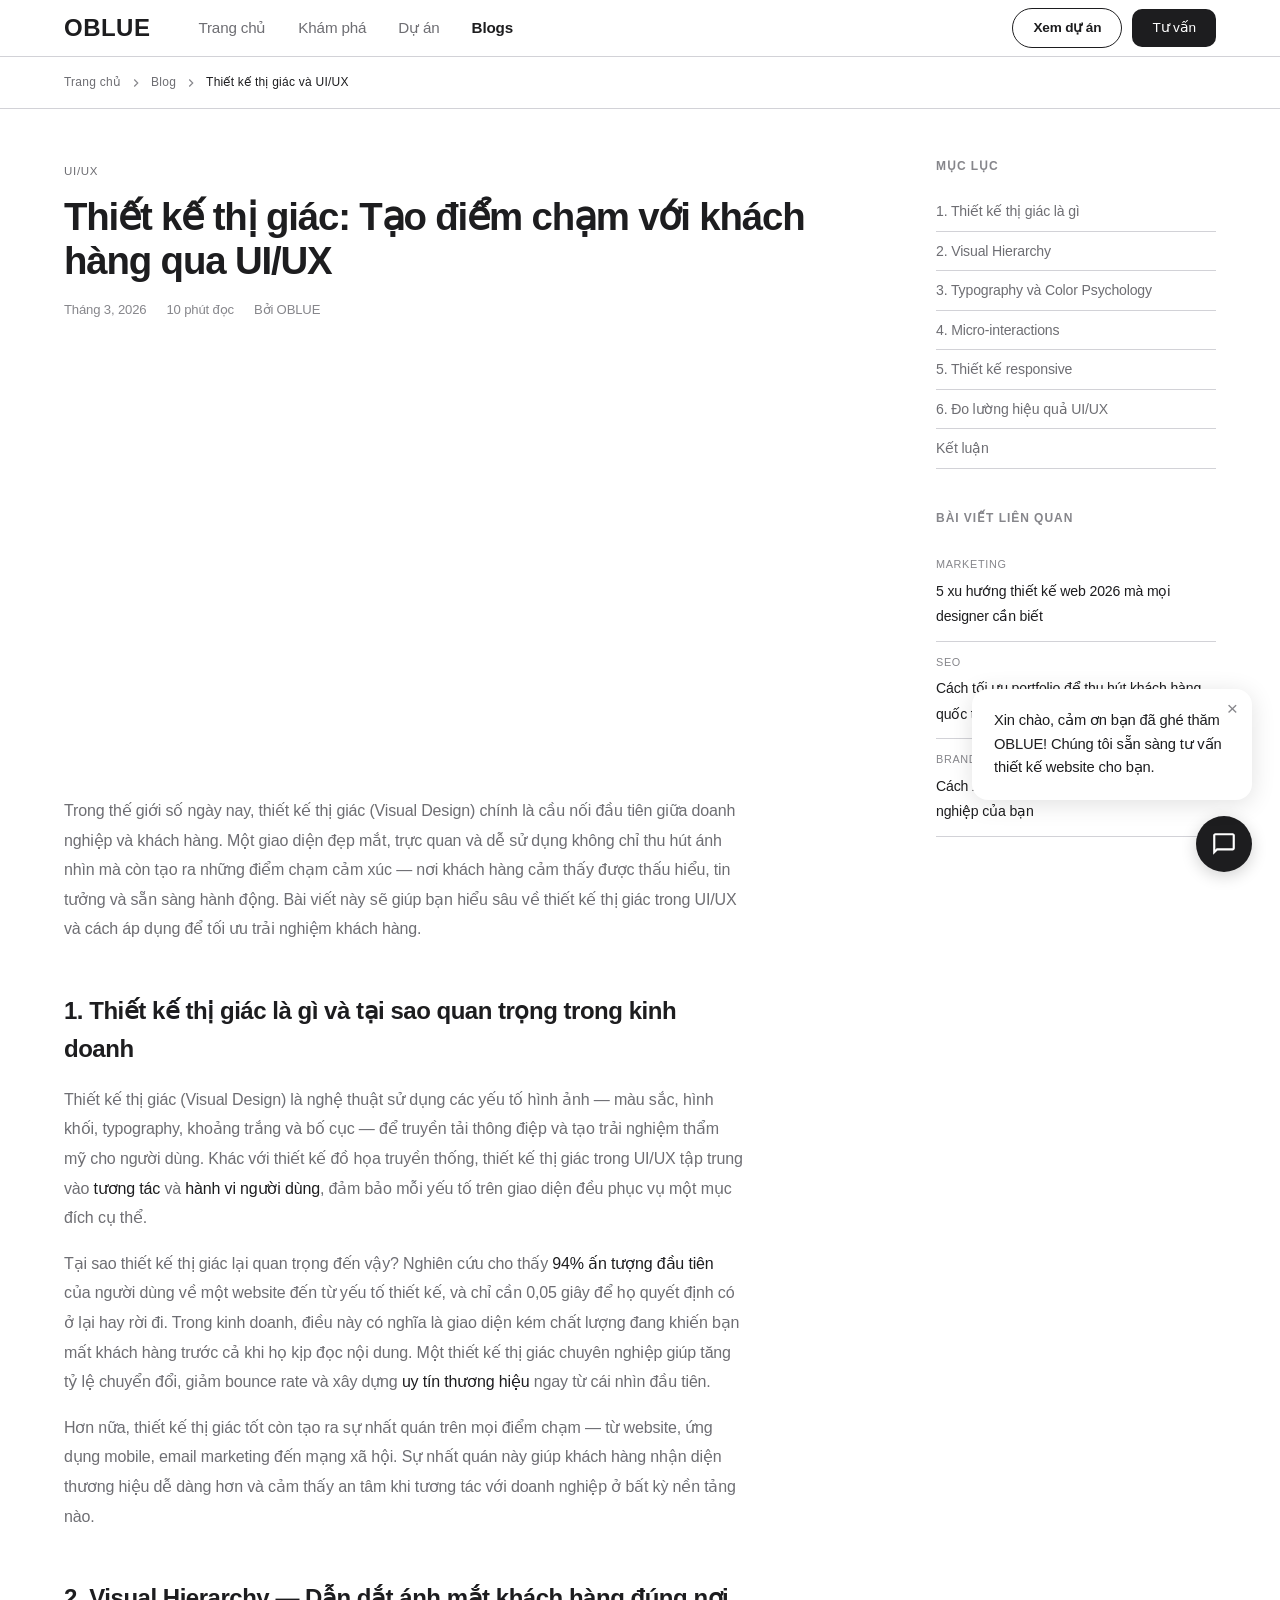
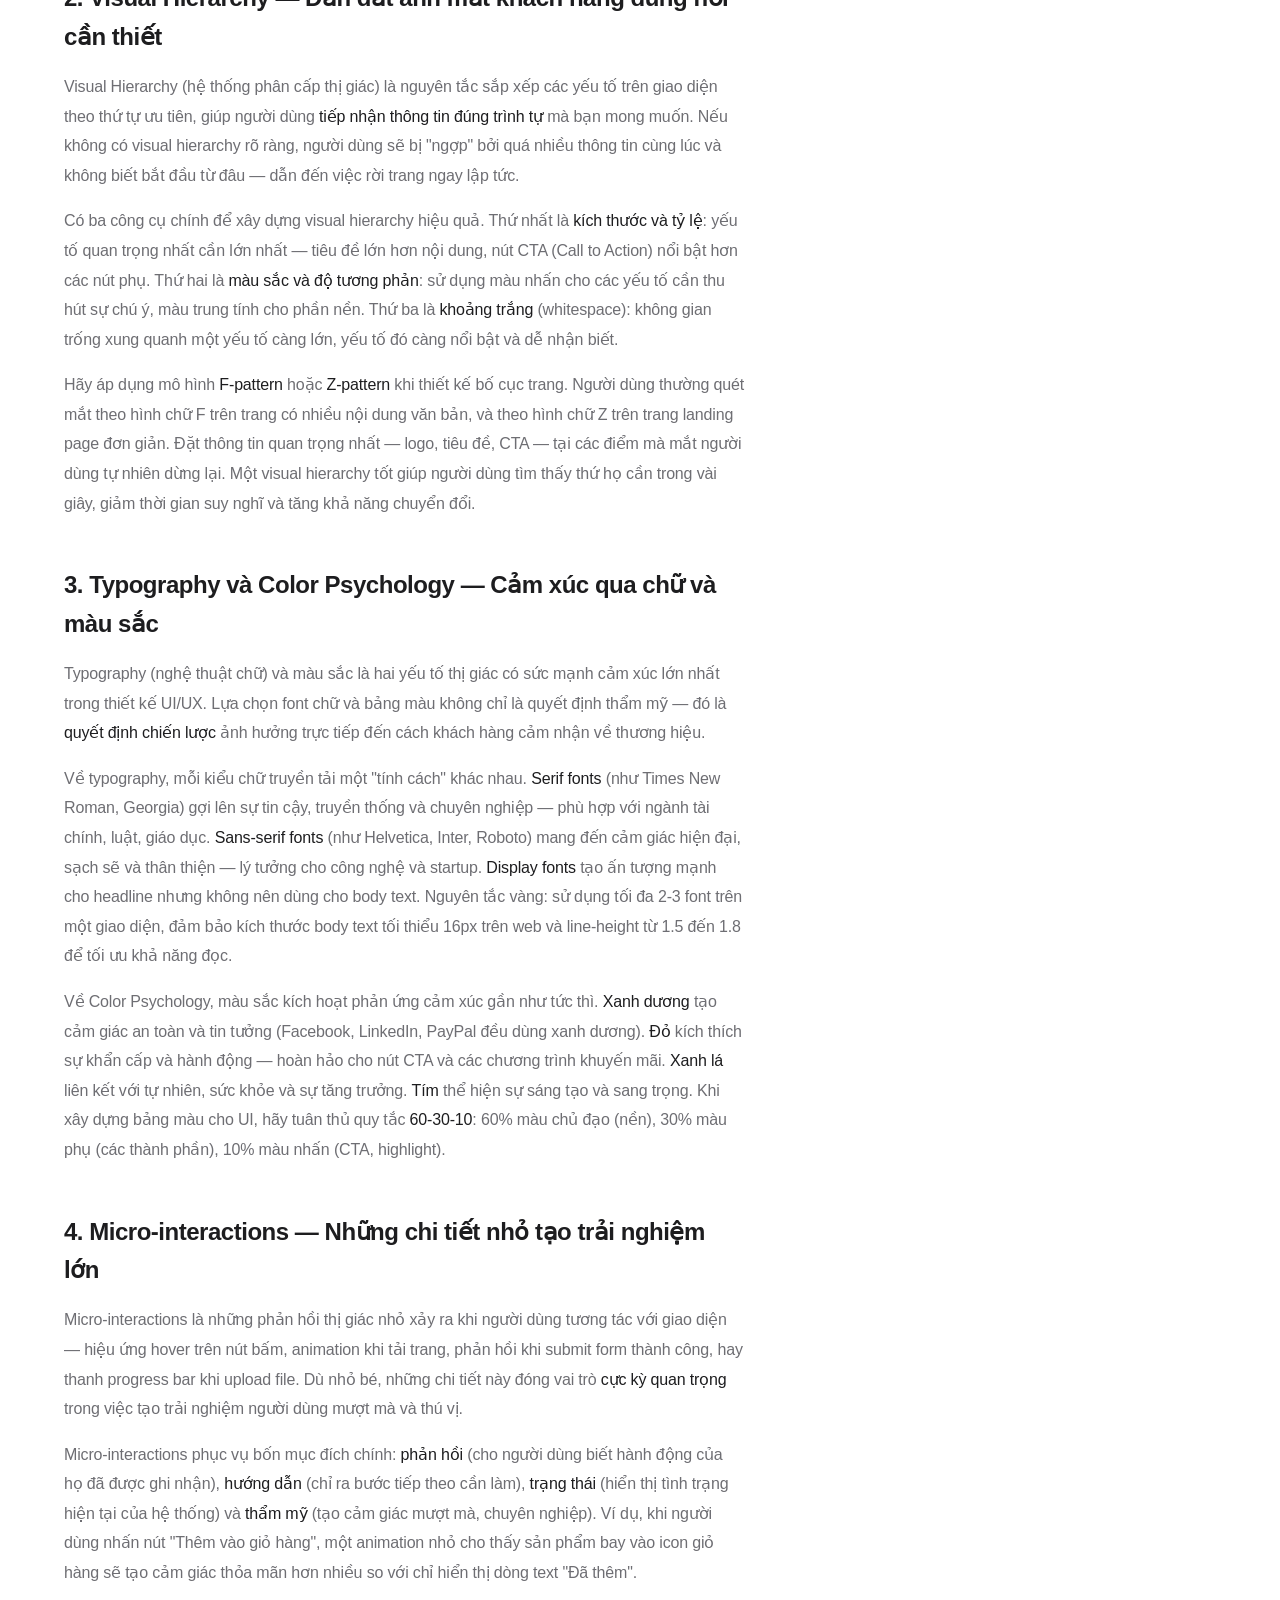
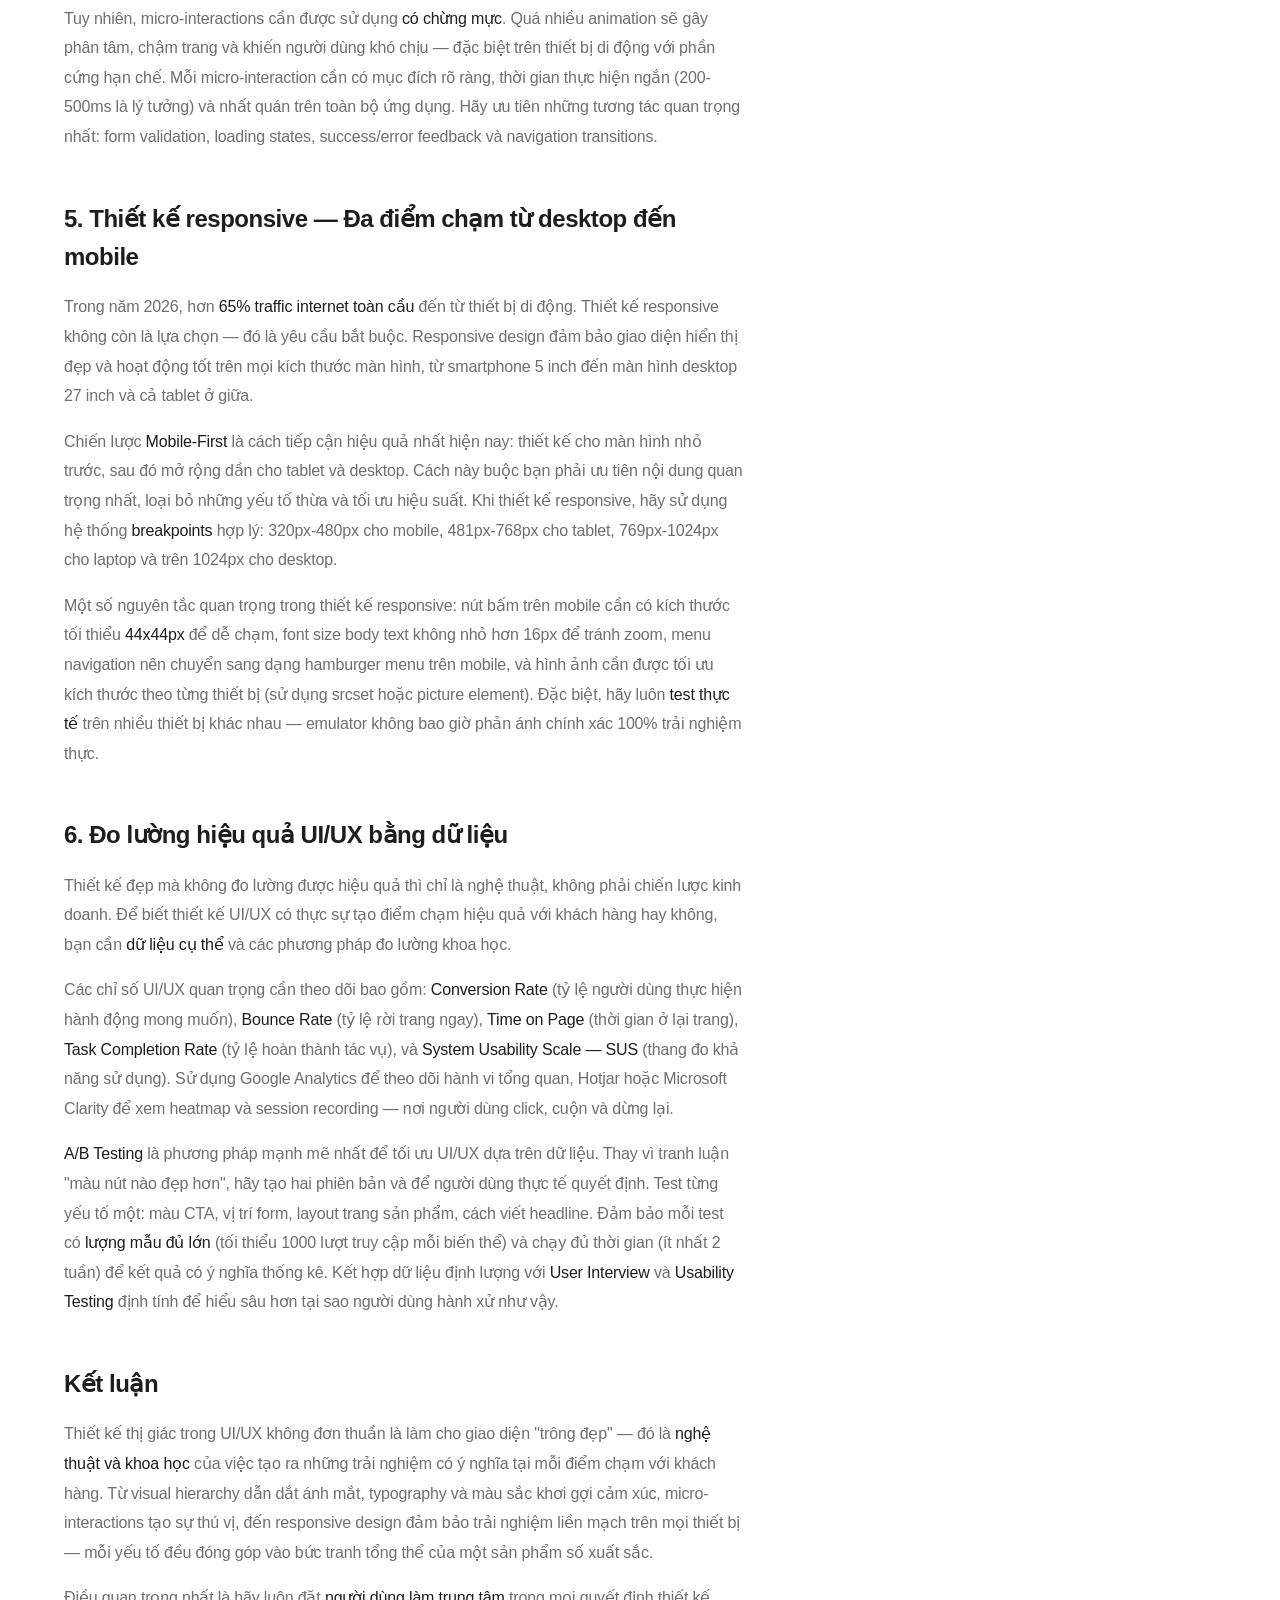
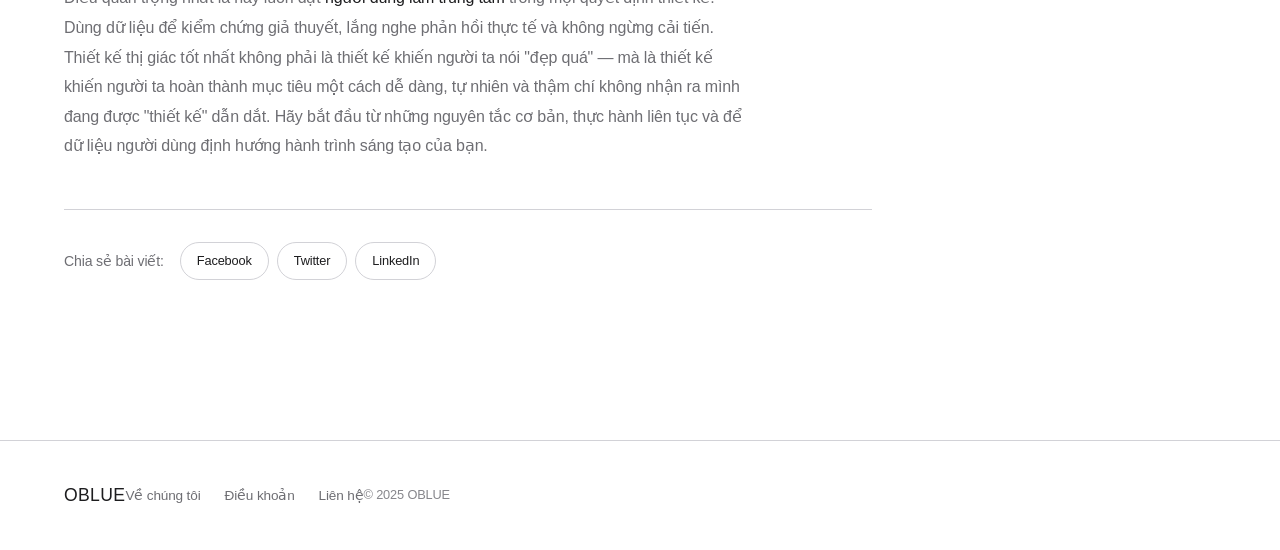
<file: blog-post-4.html>
<!DOCTYPE html>
<html lang="vi">
<head>
  <meta charset="UTF-8">
  <link rel="icon" type="image/svg+xml" href="favicon.svg">
  <meta name="viewport" content="width=device-width, initial-scale=1.0">
  <title>Thiết kế thị giác: Tạo điểm chạm với khách hàng qua UI/UX - OBLUE</title>
  <meta name="description" content="Khám phá cách thiết kế thị giác tạo điểm chạm hiệu quả với khách hàng thông qua UI/UX: visual hierarchy, typography, color psychology, micro-interactions và thiết kế responsive.">
  <meta name="keywords" content="thiết kế thị giác, UI/UX, visual design, trải nghiệm người dùng, visual hierarchy, typography, color psychology, micro-interactions, responsive design, thiết kế giao diện">
  <meta property="og:title" content="Thiết kế thị giác: Tạo điểm chạm với khách hàng qua UI/UX">
  <meta property="og:description" content="Hướng dẫn toàn diện về thiết kế thị giác và UI/UX giúp doanh nghiệp tạo điểm chạm ấn tượng với khách hàng trên mọi nền tảng.">
  <meta property="og:type" content="article">
  <meta property="og:url" content="https://oblue.vn/blog-post-4.html">
  <meta property="og:site_name" content="OBLUE">
  <link rel="stylesheet" href="styles.css">
  <link rel="stylesheet" href="blog.css">
</head>
<body>
  <nav class="navbar">
    <div class="container">
      <a href="index.html" class="navbar-brand">OBLUE</a>
      <button class="mobile-menu-btn" id="mobileMenuBtn" aria-label="Menu">
        <span></span><span></span><span></span>
      </button>
      <div class="navbar-nav" id="navMenu">
        <a href="index.html">Trang chủ</a>
        <a href="explore.html">Khám phá</a>
        <a href="product.html">Dự án</a>
        <a href="blog.html" class="active">Blogs</a>
      </div>
      <div class="navbar-right">
        <a href="product.html" class="btn-outline-dark">Xem dự án</a>
        <a href="about.html#contact" class="btn btn-primary">Tư vấn</a>
      </div>
    </div>
  </nav>

  <!-- BREADCRUMB -->
  <div class="breadcrumb">
    <div class="container">
      <a href="index.html">Trang chủ</a>
      <svg width="14" height="14" viewBox="0 0 24 24" fill="none" stroke="currentColor" stroke-width="2"><polyline points="9 18 15 12 9 6"/></svg>
      <a href="blog.html">Blog</a>
      <svg width="14" height="14" viewBox="0 0 24 24" fill="none" stroke="currentColor" stroke-width="2"><polyline points="9 18 15 12 9 6"/></svg>
      <span>Thiết kế thị giác và UI/UX</span>
    </div>
  </div>

  <!-- ARTICLE -->
  <article class="article">
    <div class="container">
      <div class="article-layout">
        <!-- MAIN CONTENT -->
        <div class="article-main">
          <header class="article-header">
            <span class="article-tag">UI/UX</span>
            <h1>Thiết kế thị giác: Tạo điểm chạm với khách hàng qua UI/UX</h1>
            <div class="article-meta">
              <span>Tháng 3, 2026</span>
              <span>10 phút đọc</span>
              <span>Bởi OBLUE</span>
            </div>
          </header>

          <div class="article-cover" style="background-image:url('https://dmtkxjqlcrcddcuvzqqb.supabase.co/storage/v1/object/public/Banner%20OBLUE%20-%20center/SEO/4.jpg');background-size:cover;background-position:center;"></div>

          <div class="article-body">
            <p class="article-lead">Trong thế giới số ngày nay, thiết kế thị giác (Visual Design) chính là cầu nối đầu tiên giữa doanh nghiệp và khách hàng. Một giao diện đẹp mắt, trực quan và dễ sử dụng không chỉ thu hút ánh nhìn mà còn tạo ra những điểm chạm cảm xúc — nơi khách hàng cảm thấy được thấu hiểu, tin tưởng và sẵn sàng hành động. Bài viết này sẽ giúp bạn hiểu sâu về thiết kế thị giác trong UI/UX và cách áp dụng để tối ưu trải nghiệm khách hàng.</p>

            <h2 id="thiet-ke-thi-giac-la-gi">1. Thiết kế thị giác là gì và tại sao quan trọng trong kinh doanh</h2>
            <p>Thiết kế thị giác (Visual Design) là nghệ thuật sử dụng các yếu tố hình ảnh — màu sắc, hình khối, typography, khoảng trắng và bố cục — để truyền tải thông điệp và tạo trải nghiệm thẩm mỹ cho người dùng. Khác với thiết kế đồ họa truyền thống, thiết kế thị giác trong UI/UX tập trung vào <strong>tương tác</strong> và <strong>hành vi người dùng</strong>, đảm bảo mỗi yếu tố trên giao diện đều phục vụ một mục đích cụ thể.</p>
            <p>Tại sao thiết kế thị giác lại quan trọng đến vậy? Nghiên cứu cho thấy <strong>94% ấn tượng đầu tiên</strong> của người dùng về một website đến từ yếu tố thiết kế, và chỉ cần 0,05 giây để họ quyết định có ở lại hay rời đi. Trong kinh doanh, điều này có nghĩa là giao diện kém chất lượng đang khiến bạn mất khách hàng trước cả khi họ kịp đọc nội dung. Một thiết kế thị giác chuyên nghiệp giúp tăng tỷ lệ chuyển đổi, giảm bounce rate và xây dựng <strong>uy tín thương hiệu</strong> ngay từ cái nhìn đầu tiên.</p>
            <p>Hơn nữa, thiết kế thị giác tốt còn tạo ra sự nhất quán trên mọi điểm chạm — từ website, ứng dụng mobile, email marketing đến mạng xã hội. Sự nhất quán này giúp khách hàng nhận diện thương hiệu dễ dàng hơn và cảm thấy an tâm khi tương tác với doanh nghiệp ở bất kỳ nền tảng nào.</p>

            <h2 id="visual-hierarchy">2. Visual Hierarchy — Dẫn dắt ánh mắt khách hàng đúng nơi cần thiết</h2>
            <p>Visual Hierarchy (hệ thống phân cấp thị giác) là nguyên tắc sắp xếp các yếu tố trên giao diện theo thứ tự ưu tiên, giúp người dùng <strong>tiếp nhận thông tin đúng trình tự</strong> mà bạn mong muốn. Nếu không có visual hierarchy rõ ràng, người dùng sẽ bị "ngợp" bởi quá nhiều thông tin cùng lúc và không biết bắt đầu từ đâu — dẫn đến việc rời trang ngay lập tức.</p>
            <p>Có ba công cụ chính để xây dựng visual hierarchy hiệu quả. Thứ nhất là <strong>kích thước và tỷ lệ</strong>: yếu tố quan trọng nhất cần lớn nhất — tiêu đề lớn hơn nội dung, nút CTA (Call to Action) nổi bật hơn các nút phụ. Thứ hai là <strong>màu sắc và độ tương phản</strong>: sử dụng màu nhấn cho các yếu tố cần thu hút sự chú ý, màu trung tính cho phần nền. Thứ ba là <strong>khoảng trắng</strong> (whitespace): không gian trống xung quanh một yếu tố càng lớn, yếu tố đó càng nổi bật và dễ nhận biết.</p>
            <p>Hãy áp dụng mô hình <strong>F-pattern</strong> hoặc <strong>Z-pattern</strong> khi thiết kế bố cục trang. Người dùng thường quét mắt theo hình chữ F trên trang có nhiều nội dung văn bản, và theo hình chữ Z trên trang landing page đơn giản. Đặt thông tin quan trọng nhất — logo, tiêu đề, CTA — tại các điểm mà mắt người dùng tự nhiên dừng lại. Một visual hierarchy tốt giúp người dùng tìm thấy thứ họ cần trong vài giây, giảm thời gian suy nghĩ và tăng khả năng chuyển đổi.</p>

            <h2 id="typography-color">3. Typography và Color Psychology — Cảm xúc qua chữ và màu sắc</h2>
            <p>Typography (nghệ thuật chữ) và màu sắc là hai yếu tố thị giác có sức mạnh cảm xúc lớn nhất trong thiết kế UI/UX. Lựa chọn font chữ và bảng màu không chỉ là quyết định thẩm mỹ — đó là <strong>quyết định chiến lược</strong> ảnh hưởng trực tiếp đến cách khách hàng cảm nhận về thương hiệu.</p>
            <p>Về typography, mỗi kiểu chữ truyền tải một "tính cách" khác nhau. <strong>Serif fonts</strong> (như Times New Roman, Georgia) gợi lên sự tin cậy, truyền thống và chuyên nghiệp — phù hợp với ngành tài chính, luật, giáo dục. <strong>Sans-serif fonts</strong> (như Helvetica, Inter, Roboto) mang đến cảm giác hiện đại, sạch sẽ và thân thiện — lý tưởng cho công nghệ và startup. <strong>Display fonts</strong> tạo ấn tượng mạnh cho headline nhưng không nên dùng cho body text. Nguyên tắc vàng: sử dụng tối đa 2-3 font trên một giao diện, đảm bảo kích thước body text tối thiểu 16px trên web và line-height từ 1.5 đến 1.8 để tối ưu khả năng đọc.</p>
            <p>Về Color Psychology, màu sắc kích hoạt phản ứng cảm xúc gần như tức thì. <strong>Xanh dương</strong> tạo cảm giác an toàn và tin tưởng (Facebook, LinkedIn, PayPal đều dùng xanh dương). <strong>Đỏ</strong> kích thích sự khẩn cấp và hành động — hoàn hảo cho nút CTA và các chương trình khuyến mãi. <strong>Xanh lá</strong> liên kết với tự nhiên, sức khỏe và sự tăng trưởng. <strong>Tím</strong> thể hiện sự sáng tạo và sang trọng. Khi xây dựng bảng màu cho UI, hãy tuân thủ quy tắc <strong>60-30-10</strong>: 60% màu chủ đạo (nền), 30% màu phụ (các thành phần), 10% màu nhấn (CTA, highlight).</p>

            <h2 id="micro-interactions">4. Micro-interactions — Những chi tiết nhỏ tạo trải nghiệm lớn</h2>
            <p>Micro-interactions là những phản hồi thị giác nhỏ xảy ra khi người dùng tương tác với giao diện — hiệu ứng hover trên nút bấm, animation khi tải trang, phản hồi khi submit form thành công, hay thanh progress bar khi upload file. Dù nhỏ bé, những chi tiết này đóng vai trò <strong>cực kỳ quan trọng</strong> trong việc tạo trải nghiệm người dùng mượt mà và thú vị.</p>
            <p>Micro-interactions phục vụ bốn mục đích chính: <strong>phản hồi</strong> (cho người dùng biết hành động của họ đã được ghi nhận), <strong>hướng dẫn</strong> (chỉ ra bước tiếp theo cần làm), <strong>trạng thái</strong> (hiển thị tình trạng hiện tại của hệ thống) và <strong>thẩm mỹ</strong> (tạo cảm giác mượt mà, chuyên nghiệp). Ví dụ, khi người dùng nhấn nút "Thêm vào giỏ hàng", một animation nhỏ cho thấy sản phẩm bay vào icon giỏ hàng sẽ tạo cảm giác thỏa mãn hơn nhiều so với chỉ hiển thị dòng text "Đã thêm".</p>
            <p>Tuy nhiên, micro-interactions cần được sử dụng <strong>có chừng mực</strong>. Quá nhiều animation sẽ gây phân tâm, chậm trang và khiến người dùng khó chịu — đặc biệt trên thiết bị di động với phần cứng hạn chế. Mỗi micro-interaction cần có mục đích rõ ràng, thời gian thực hiện ngắn (200-500ms là lý tưởng) và nhất quán trên toàn bộ ứng dụng. Hãy ưu tiên những tương tác quan trọng nhất: form validation, loading states, success/error feedback và navigation transitions.</p>

            <h2 id="responsive-design">5. Thiết kế responsive — Đa điểm chạm từ desktop đến mobile</h2>
            <p>Trong năm 2026, hơn <strong>65% traffic internet toàn cầu</strong> đến từ thiết bị di động. Thiết kế responsive không còn là lựa chọn — đó là yêu cầu bắt buộc. Responsive design đảm bảo giao diện hiển thị đẹp và hoạt động tốt trên mọi kích thước màn hình, từ smartphone 5 inch đến màn hình desktop 27 inch và cả tablet ở giữa.</p>
            <p>Chiến lược <strong>Mobile-First</strong> là cách tiếp cận hiệu quả nhất hiện nay: thiết kế cho màn hình nhỏ trước, sau đó mở rộng dần cho tablet và desktop. Cách này buộc bạn phải ưu tiên nội dung quan trọng nhất, loại bỏ những yếu tố thừa và tối ưu hiệu suất. Khi thiết kế responsive, hãy sử dụng hệ thống <strong>breakpoints</strong> hợp lý: 320px-480px cho mobile, 481px-768px cho tablet, 769px-1024px cho laptop và trên 1024px cho desktop.</p>
            <p>Một số nguyên tắc quan trọng trong thiết kế responsive: nút bấm trên mobile cần có kích thước tối thiểu <strong>44x44px</strong> để dễ chạm, font size body text không nhỏ hơn 16px để tránh zoom, menu navigation nên chuyển sang dạng hamburger menu trên mobile, và hình ảnh cần được tối ưu kích thước theo từng thiết bị (sử dụng srcset hoặc picture element). Đặc biệt, hãy luôn <strong>test thực tế</strong> trên nhiều thiết bị khác nhau — emulator không bao giờ phản ánh chính xác 100% trải nghiệm thực.</p>

            <h2 id="do-luong-ui-ux">6. Đo lường hiệu quả UI/UX bằng dữ liệu</h2>
            <p>Thiết kế đẹp mà không đo lường được hiệu quả thì chỉ là nghệ thuật, không phải chiến lược kinh doanh. Để biết thiết kế UI/UX có thực sự tạo điểm chạm hiệu quả với khách hàng hay không, bạn cần <strong>dữ liệu cụ thể</strong> và các phương pháp đo lường khoa học.</p>
            <p>Các chỉ số UI/UX quan trọng cần theo dõi bao gồm: <strong>Conversion Rate</strong> (tỷ lệ người dùng thực hiện hành động mong muốn), <strong>Bounce Rate</strong> (tỷ lệ rời trang ngay), <strong>Time on Page</strong> (thời gian ở lại trang), <strong>Task Completion Rate</strong> (tỷ lệ hoàn thành tác vụ), và <strong>System Usability Scale — SUS</strong> (thang đo khả năng sử dụng). Sử dụng Google Analytics để theo dõi hành vi tổng quan, Hotjar hoặc Microsoft Clarity để xem heatmap và session recording — nơi người dùng click, cuộn và dừng lại.</p>
            <p><strong>A/B Testing</strong> là phương pháp mạnh mẽ nhất để tối ưu UI/UX dựa trên dữ liệu. Thay vì tranh luận "màu nút nào đẹp hơn", hãy tạo hai phiên bản và để người dùng thực tế quyết định. Test từng yếu tố một: màu CTA, vị trí form, layout trang sản phẩm, cách viết headline. Đảm bảo mỗi test có <strong>lượng mẫu đủ lớn</strong> (tối thiểu 1000 lượt truy cập mỗi biến thể) và chạy đủ thời gian (ít nhất 2 tuần) để kết quả có ý nghĩa thống kê. Kết hợp dữ liệu định lượng với <strong>User Interview</strong> và <strong>Usability Testing</strong> định tính để hiểu sâu hơn tại sao người dùng hành xử như vậy.</p>

            <h2 id="ket-luan">Kết luận</h2>
            <p>Thiết kế thị giác trong UI/UX không đơn thuần là làm cho giao diện "trông đẹp" — đó là <strong>nghệ thuật và khoa học</strong> của việc tạo ra những trải nghiệm có ý nghĩa tại mỗi điểm chạm với khách hàng. Từ visual hierarchy dẫn dắt ánh mắt, typography và màu sắc khơi gợi cảm xúc, micro-interactions tạo sự thú vị, đến responsive design đảm bảo trải nghiệm liền mạch trên mọi thiết bị — mỗi yếu tố đều đóng góp vào bức tranh tổng thể của một sản phẩm số xuất sắc.</p>
            <p>Điều quan trọng nhất là hãy luôn đặt <strong>người dùng làm trung tâm</strong> trong mọi quyết định thiết kế. Dùng dữ liệu để kiểm chứng giả thuyết, lắng nghe phản hồi thực tế và không ngừng cải tiến. Thiết kế thị giác tốt nhất không phải là thiết kế khiến người ta nói "đẹp quá" — mà là thiết kế khiến người ta hoàn thành mục tiêu một cách dễ dàng, tự nhiên và thậm chí không nhận ra mình đang được "thiết kế" dẫn dắt. Hãy bắt đầu từ những nguyên tắc cơ bản, thực hành liên tục và để dữ liệu người dùng định hướng hành trình sáng tạo của bạn.</p>
          </div>

          <!-- SHARE -->
          <div class="article-share">
            <span>Chia sẻ bài viết:</span>
            <div class="share-links">
              <a href="#" class="share-btn">Facebook</a>
              <a href="#" class="share-btn">Twitter</a>
              <a href="#" class="share-btn">LinkedIn</a>
            </div>
          </div>
        </div>

        <!-- SIDEBAR -->
        <aside class="article-sidebar">
          <div class="sidebar-toc">
            <h4>Mục lục</h4>
            <a href="#thiet-ke-thi-giac-la-gi">1. Thiết kế thị giác là gì</a>
            <a href="#visual-hierarchy">2. Visual Hierarchy</a>
            <a href="#typography-color">3. Typography và Color Psychology</a>
            <a href="#micro-interactions">4. Micro-interactions</a>
            <a href="#responsive-design">5. Thiết kế responsive</a>
            <a href="#do-luong-ui-ux">6. Đo lường hiệu quả UI/UX</a>
            <a href="#ket-luan">Kết luận</a>
          </div>
          <div class="sidebar-related">
            <h4>Bài viết liên quan</h4>
            <a href="blog-post-1.html" class="related-item">
              <span class="related-tag">Marketing</span>
              <span>5 xu hướng thiết kế web 2026 mà mọi designer cần biết</span>
            </a>
            <a href="blog-post-2.html" class="related-item">
              <span class="related-tag">SEO</span>
              <span>Cách tối ưu portfolio để thu hút khách hàng quốc tế</span>
            </a>
            <a href="blog-post-3.html" class="related-item">
              <span class="related-tag">Branding</span>
              <span>Cách xây dựng thương hiệu cho doanh nghiệp của bạn</span>
            </a>
          </div>
        </aside>
      </div>
    </div>
  </article>

  <footer class="footer">
    <div class="container">
      <div class="footer-simple">
        <div class="footer-brand">OBLUE</div>
        <div class="footer-links">
          <a href="about.html">Về chúng tôi</a>
          <a href="about.html#terms">Điều khoản</a>
          <a href="about.html#contact">Liên hệ</a>
        </div>
        <span class="footer-copy">&copy; 2025 OBLUE</span>
      </div>
    </div>
  </footer>
  <script src="app.js"></script>
  <!-- CHAT WIDGET -->
  <div class="chat-widget">
    <div class="chat-bubble" id="chatBubble">
      <button class="chat-bubble-close" onclick="document.getElementById('chatBubble').classList.add('hidden')">&times;</button>
      Xin chào, cảm ơn bạn đã ghé thăm OBLUE! Chúng tôi sẵn sàng tư vấn thiết kế website cho bạn.
    </div>
    <button class="chat-btn" onclick="window.open('https://zalo.me/0982576263', '_blank')">
      <svg viewBox="0 0 24 24"><path d="M20 2H4c-1.1 0-2 .9-2 2v18l4-4h14c1.1 0 2-.9 2-2V4c0-1.1-.9-2-2-2zm0 14H5.2L4 17.2V4h16v12z"/></svg>
    </button>
  </div>
</body>
</html>
</file>
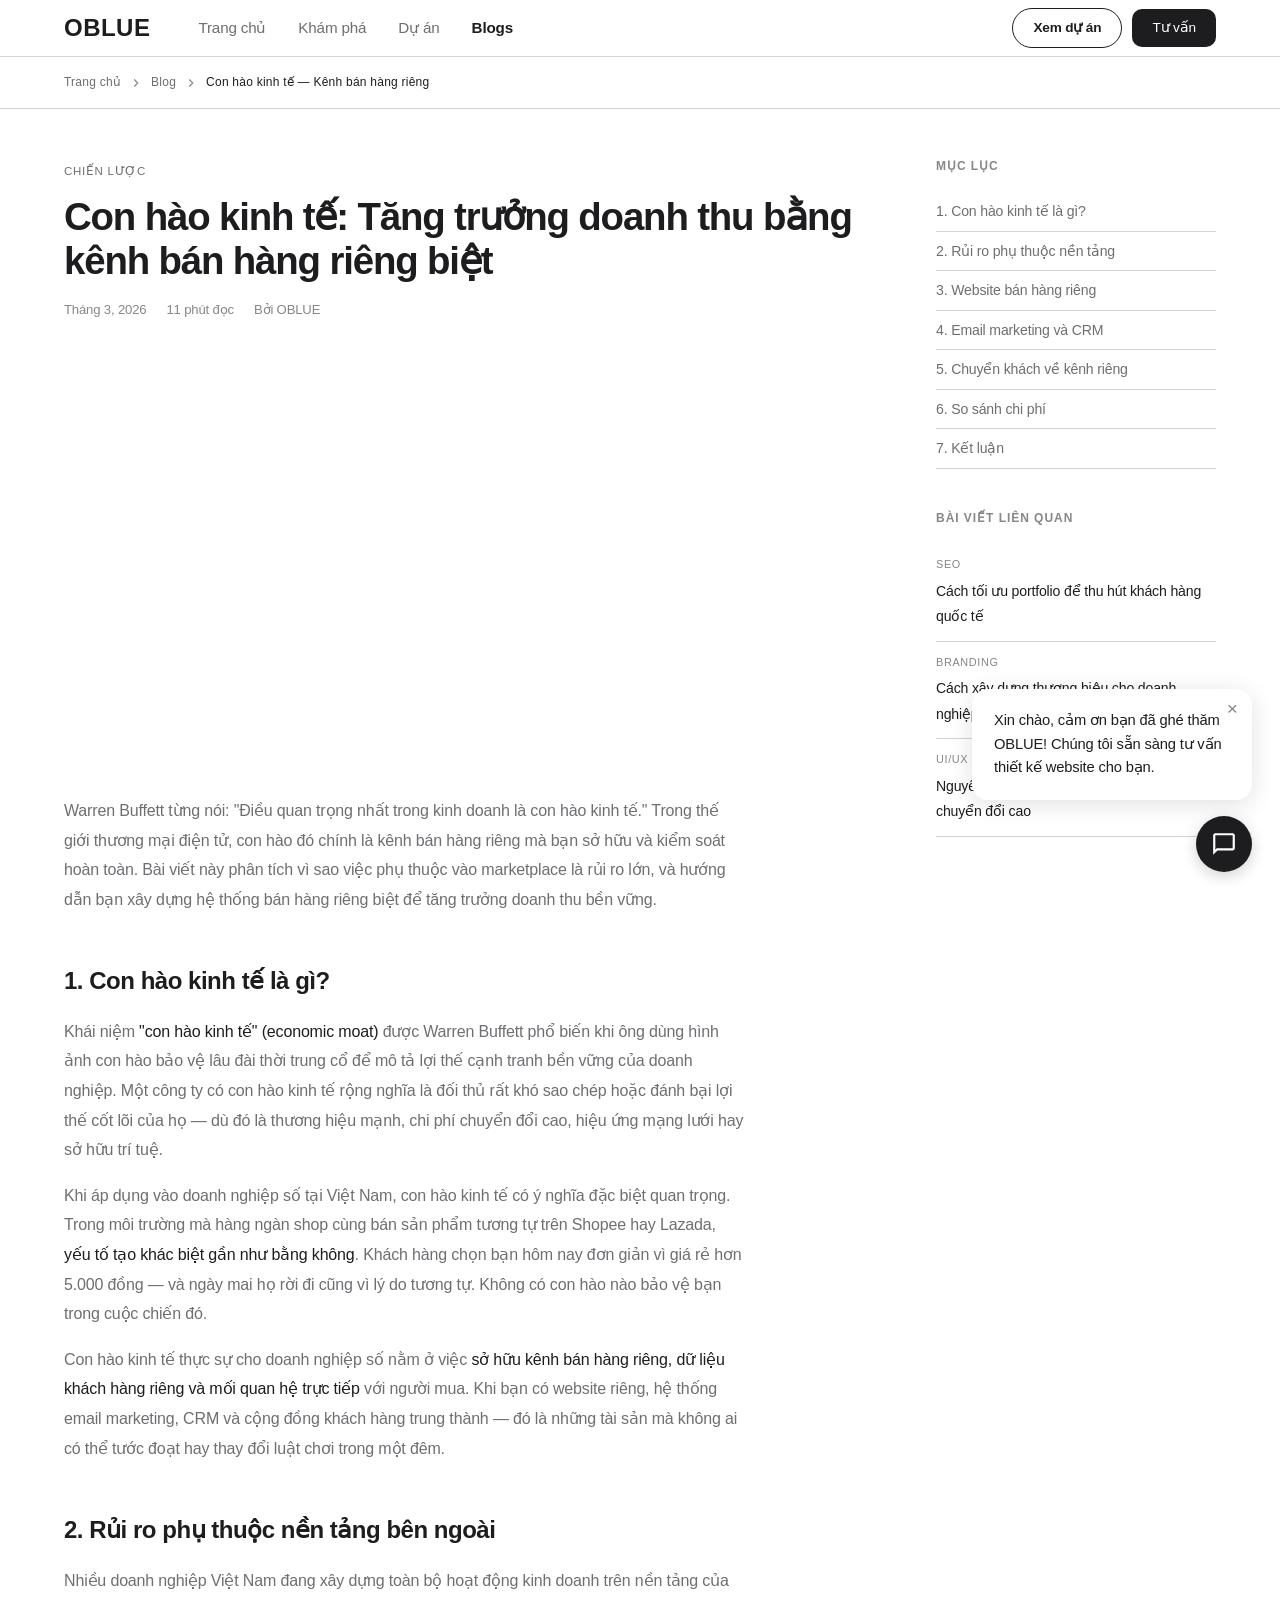
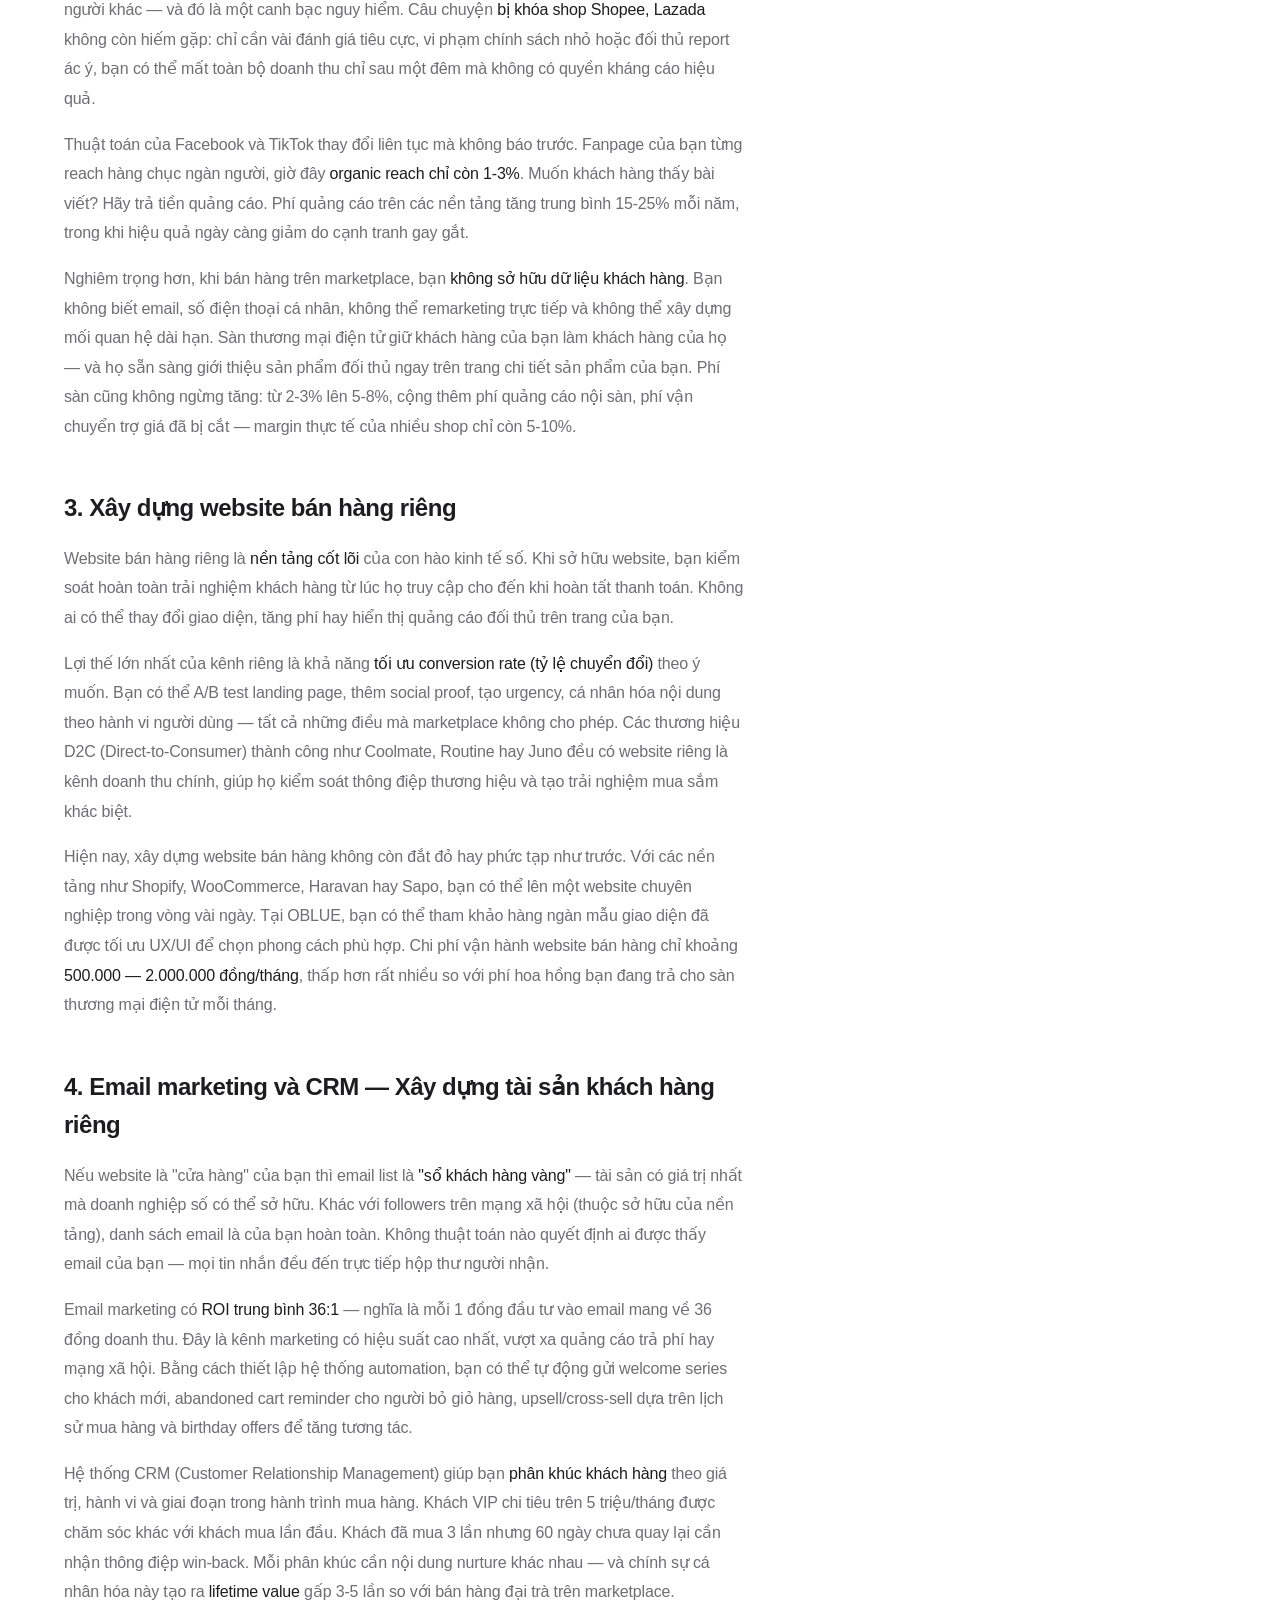
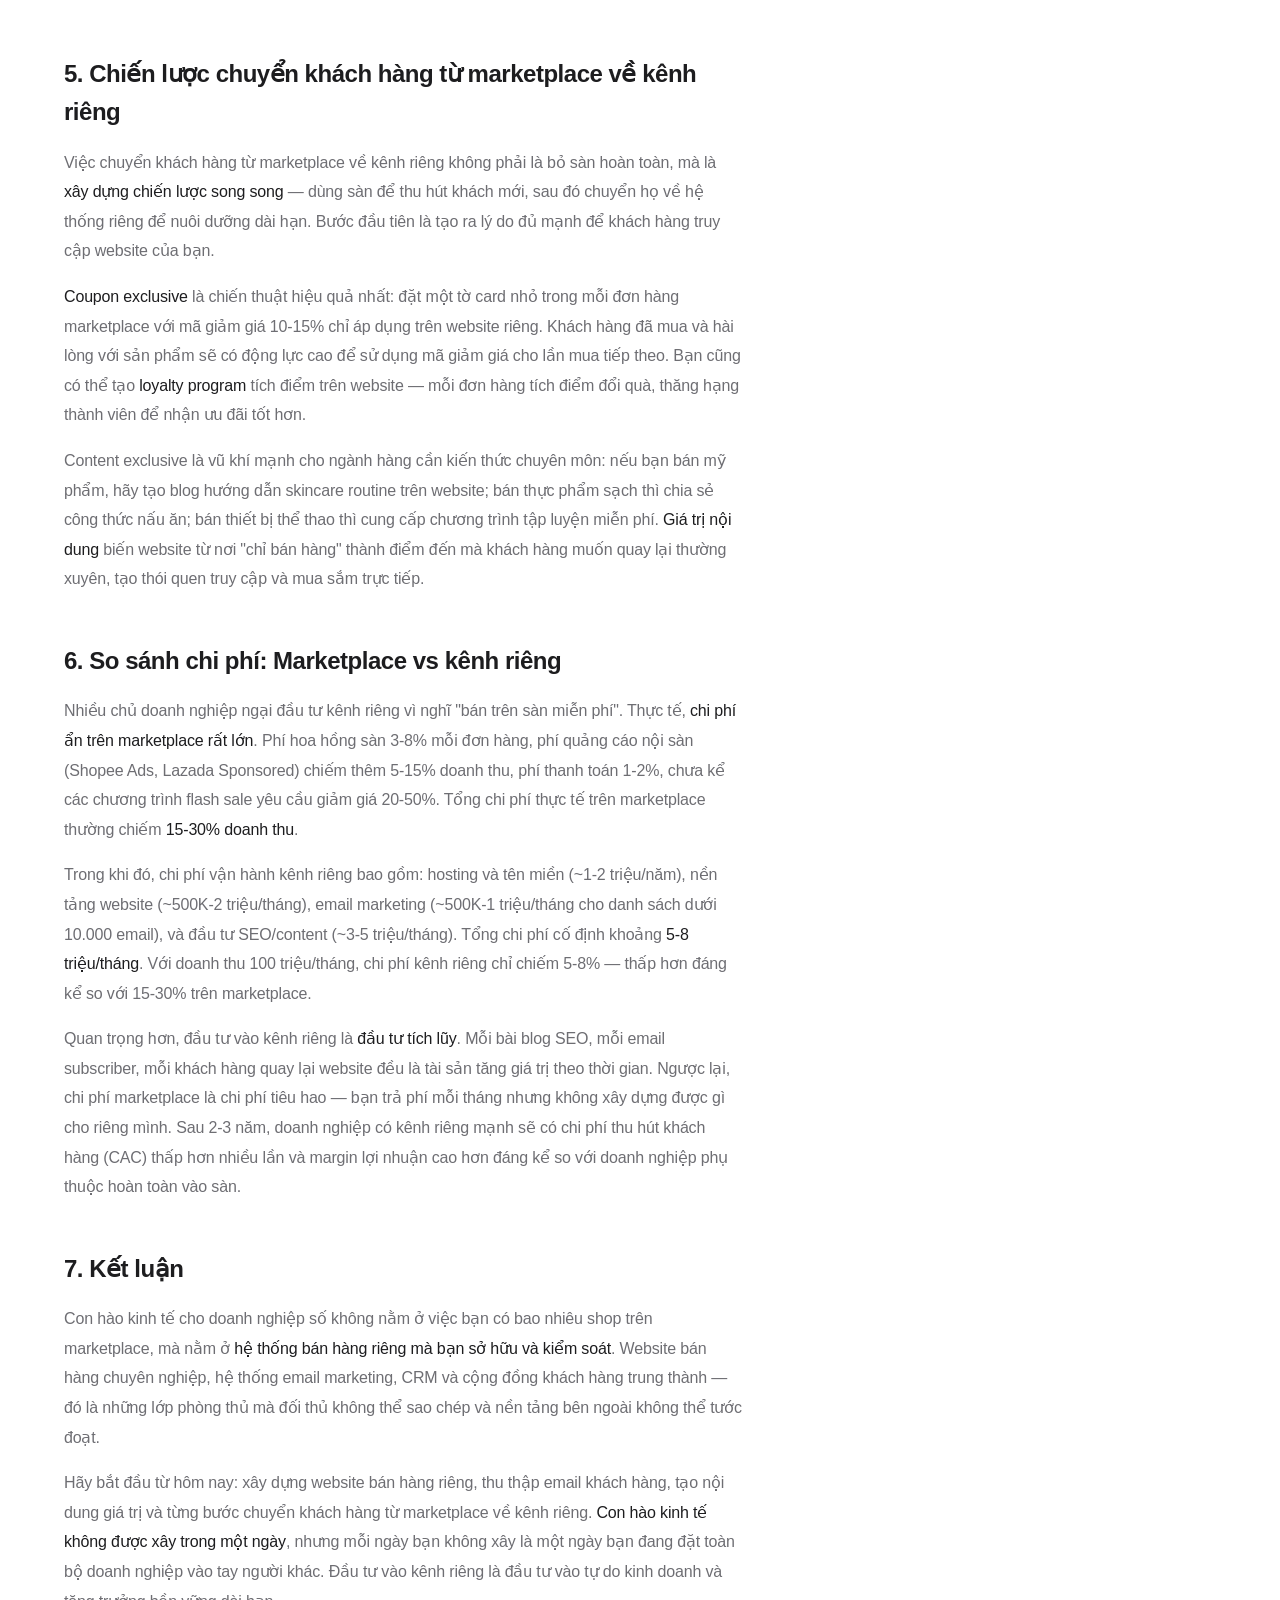
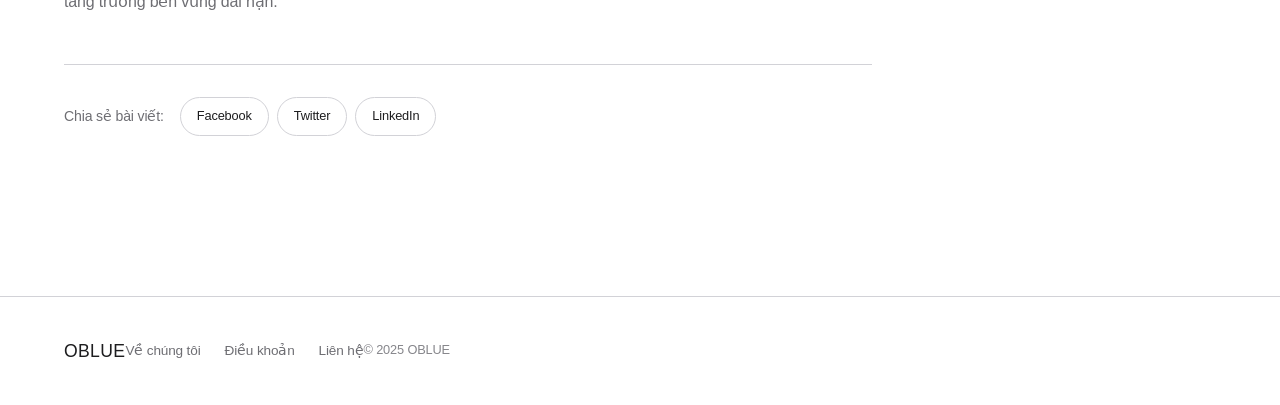
<file: blog-post-5.html>
<!DOCTYPE html>
<html lang="vi">
<head>
  <meta charset="UTF-8">
  <link rel="icon" type="image/svg+xml" href="favicon.svg">
  <meta name="viewport" content="width=device-width, initial-scale=1.0">
  <title>Con hào kinh tế: Tăng trưởng doanh thu bằng kênh bán hàng riêng biệt - OBLUE</title>
  <meta name="description" content="Xây dựng con hào kinh tế cho doanh nghiệp số bằng cách phát triển kênh bán hàng riêng biệt — giảm phụ thuộc marketplace, sở hữu data khách hàng và tăng trưởng bền vững.">
  <meta name="keywords" content="con hào kinh tế, kênh bán hàng riêng, website bán hàng, email marketing, CRM, marketplace vs website, economic moat, chiến lược bán hàng, giảm phụ thuộc sàn thương mại">
  <meta property="og:title" content="Con hào kinh tế: Tăng trưởng doanh thu bằng kênh bán hàng riêng biệt">
  <meta property="og:description" content="Xây dựng con hào kinh tế cho doanh nghiệp số bằng cách phát triển kênh bán hàng riêng biệt — giảm phụ thuộc marketplace, sở hữu data khách hàng và tăng trưởng bền vững.">
  <meta property="og:type" content="article">
  <meta property="og:url" content="https://oblue.vn/blog-post-5.html">
  <meta property="og:site_name" content="OBLUE">
  <link rel="stylesheet" href="styles.css">
  <link rel="stylesheet" href="blog.css">
</head>
<body>
  <nav class="navbar">
    <div class="container">
      <a href="index.html" class="navbar-brand">OBLUE</a>
      <button class="mobile-menu-btn" id="mobileMenuBtn" aria-label="Menu">
        <span></span><span></span><span></span>
      </button>
      <div class="navbar-nav" id="navMenu">
        <a href="index.html">Trang chủ</a>
        <a href="explore.html">Khám phá</a>
        <a href="product.html">Dự án</a>
        <a href="blog.html" class="active">Blogs</a>
      </div>
      <div class="navbar-right">
        <a href="product.html" class="btn-outline-dark">Xem dự án</a>
        <a href="about.html#contact" class="btn btn-primary">Tư vấn</a>
      </div>
    </div>
  </nav>

  <!-- BREADCRUMB -->
  <div class="breadcrumb">
    <div class="container">
      <a href="index.html">Trang chủ</a>
      <svg width="14" height="14" viewBox="0 0 24 24" fill="none" stroke="currentColor" stroke-width="2"><polyline points="9 18 15 12 9 6"/></svg>
      <a href="blog.html">Blog</a>
      <svg width="14" height="14" viewBox="0 0 24 24" fill="none" stroke="currentColor" stroke-width="2"><polyline points="9 18 15 12 9 6"/></svg>
      <span>Con hào kinh tế — Kênh bán hàng riêng</span>
    </div>
  </div>

  <!-- ARTICLE -->
  <article class="article">
    <div class="container">
      <div class="article-layout">
        <!-- MAIN CONTENT -->
        <div class="article-main">
          <header class="article-header">
            <span class="article-tag">Chiến lược</span>
            <h1>Con hào kinh tế: Tăng trưởng doanh thu bằng kênh bán hàng riêng biệt</h1>
            <div class="article-meta">
              <span>Tháng 3, 2026</span>
              <span>11 phút đọc</span>
              <span>Bởi OBLUE</span>
            </div>
          </header>

          <div class="article-cover" style="background-image:url('https://dmtkxjqlcrcddcuvzqqb.supabase.co/storage/v1/object/public/Banner%20OBLUE%20-%20center/SEO/5.jpg');background-size:cover;background-position:center;"></div>

          <div class="article-body">
            <p class="article-lead">Warren Buffett từng nói: "Điều quan trọng nhất trong kinh doanh là con hào kinh tế." Trong thế giới thương mại điện tử, con hào đó chính là kênh bán hàng riêng mà bạn sở hữu và kiểm soát hoàn toàn. Bài viết này phân tích vì sao việc phụ thuộc vào marketplace là rủi ro lớn, và hướng dẫn bạn xây dựng hệ thống bán hàng riêng biệt để tăng trưởng doanh thu bền vững.</p>

            <h2 id="con-hao-kinh-te">1. Con hào kinh tế là gì?</h2>
            <p>Khái niệm <strong>"con hào kinh tế" (economic moat)</strong> được Warren Buffett phổ biến khi ông dùng hình ảnh con hào bảo vệ lâu đài thời trung cổ để mô tả lợi thế cạnh tranh bền vững của doanh nghiệp. Một công ty có con hào kinh tế rộng nghĩa là đối thủ rất khó sao chép hoặc đánh bại lợi thế cốt lõi của họ — dù đó là thương hiệu mạnh, chi phí chuyển đổi cao, hiệu ứng mạng lưới hay sở hữu trí tuệ.</p>
            <p>Khi áp dụng vào doanh nghiệp số tại Việt Nam, con hào kinh tế có ý nghĩa đặc biệt quan trọng. Trong môi trường mà hàng ngàn shop cùng bán sản phẩm tương tự trên Shopee hay Lazada, <strong>yếu tố tạo khác biệt gần như bằng không</strong>. Khách hàng chọn bạn hôm nay đơn giản vì giá rẻ hơn 5.000 đồng — và ngày mai họ rời đi cũng vì lý do tương tự. Không có con hào nào bảo vệ bạn trong cuộc chiến đó.</p>
            <p>Con hào kinh tế thực sự cho doanh nghiệp số nằm ở việc <strong>sở hữu kênh bán hàng riêng, dữ liệu khách hàng riêng và mối quan hệ trực tiếp</strong> với người mua. Khi bạn có website riêng, hệ thống email marketing, CRM và cộng đồng khách hàng trung thành — đó là những tài sản mà không ai có thể tước đoạt hay thay đổi luật chơi trong một đêm.</p>

            <h2 id="rui-ro-phu-thuoc">2. Rủi ro phụ thuộc nền tảng bên ngoài</h2>
            <p>Nhiều doanh nghiệp Việt Nam đang xây dựng toàn bộ hoạt động kinh doanh trên nền tảng của người khác — và đó là một canh bạc nguy hiểm. Câu chuyện <strong>bị khóa shop Shopee, Lazada</strong> không còn hiếm gặp: chỉ cần vài đánh giá tiêu cực, vi phạm chính sách nhỏ hoặc đối thủ report ác ý, bạn có thể mất toàn bộ doanh thu chỉ sau một đêm mà không có quyền kháng cáo hiệu quả.</p>
            <p>Thuật toán của Facebook và TikTok thay đổi liên tục mà không báo trước. Fanpage của bạn từng reach hàng chục ngàn người, giờ đây <strong>organic reach chỉ còn 1-3%</strong>. Muốn khách hàng thấy bài viết? Hãy trả tiền quảng cáo. Phí quảng cáo trên các nền tảng tăng trung bình 15-25% mỗi năm, trong khi hiệu quả ngày càng giảm do cạnh tranh gay gắt.</p>
            <p>Nghiêm trọng hơn, khi bán hàng trên marketplace, bạn <strong>không sở hữu dữ liệu khách hàng</strong>. Bạn không biết email, số điện thoại cá nhân, không thể remarketing trực tiếp và không thể xây dựng mối quan hệ dài hạn. Sàn thương mại điện tử giữ khách hàng của bạn làm khách hàng của họ — và họ sẵn sàng giới thiệu sản phẩm đối thủ ngay trên trang chi tiết sản phẩm của bạn. Phí sàn cũng không ngừng tăng: từ 2-3% lên 5-8%, cộng thêm phí quảng cáo nội sàn, phí vận chuyển trợ giá đã bị cắt — margin thực tế của nhiều shop chỉ còn 5-10%.</p>

            <h2 id="website-ban-hang">3. Xây dựng website bán hàng riêng</h2>
            <p>Website bán hàng riêng là <strong>nền tảng cốt lõi</strong> của con hào kinh tế số. Khi sở hữu website, bạn kiểm soát hoàn toàn trải nghiệm khách hàng từ lúc họ truy cập cho đến khi hoàn tất thanh toán. Không ai có thể thay đổi giao diện, tăng phí hay hiển thị quảng cáo đối thủ trên trang của bạn.</p>
            <p>Lợi thế lớn nhất của kênh riêng là khả năng <strong>tối ưu conversion rate (tỷ lệ chuyển đổi)</strong> theo ý muốn. Bạn có thể A/B test landing page, thêm social proof, tạo urgency, cá nhân hóa nội dung theo hành vi người dùng — tất cả những điều mà marketplace không cho phép. Các thương hiệu D2C (Direct-to-Consumer) thành công như Coolmate, Routine hay Juno đều có website riêng là kênh doanh thu chính, giúp họ kiểm soát thông điệp thương hiệu và tạo trải nghiệm mua sắm khác biệt.</p>
            <p>Hiện nay, xây dựng website bán hàng không còn đắt đỏ hay phức tạp như trước. Với các nền tảng như Shopify, WooCommerce, Haravan hay Sapo, bạn có thể lên một website chuyên nghiệp trong vòng vài ngày. Tại OBLUE, bạn có thể tham khảo hàng ngàn mẫu giao diện đã được tối ưu UX/UI để chọn phong cách phù hợp. Chi phí vận hành website bán hàng chỉ khoảng <strong>500.000 — 2.000.000 đồng/tháng</strong>, thấp hơn rất nhiều so với phí hoa hồng bạn đang trả cho sàn thương mại điện tử mỗi tháng.</p>

            <h2 id="email-crm">4. Email marketing và CRM — Xây dựng tài sản khách hàng riêng</h2>
            <p>Nếu website là "cửa hàng" của bạn thì email list là <strong>"sổ khách hàng vàng"</strong> — tài sản có giá trị nhất mà doanh nghiệp số có thể sở hữu. Khác với followers trên mạng xã hội (thuộc sở hữu của nền tảng), danh sách email là của bạn hoàn toàn. Không thuật toán nào quyết định ai được thấy email của bạn — mọi tin nhắn đều đến trực tiếp hộp thư người nhận.</p>
            <p>Email marketing có <strong>ROI trung bình 36:1</strong> — nghĩa là mỗi 1 đồng đầu tư vào email mang về 36 đồng doanh thu. Đây là kênh marketing có hiệu suất cao nhất, vượt xa quảng cáo trả phí hay mạng xã hội. Bằng cách thiết lập hệ thống automation, bạn có thể tự động gửi welcome series cho khách mới, abandoned cart reminder cho người bỏ giỏ hàng, upsell/cross-sell dựa trên lịch sử mua hàng và birthday offers để tăng tương tác.</p>
            <p>Hệ thống CRM (Customer Relationship Management) giúp bạn <strong>phân khúc khách hàng</strong> theo giá trị, hành vi và giai đoạn trong hành trình mua hàng. Khách VIP chi tiêu trên 5 triệu/tháng được chăm sóc khác với khách mua lần đầu. Khách đã mua 3 lần nhưng 60 ngày chưa quay lại cần nhận thông điệp win-back. Mỗi phân khúc cần nội dung nurture khác nhau — và chính sự cá nhân hóa này tạo ra <strong>lifetime value</strong> gấp 3-5 lần so với bán hàng đại trà trên marketplace.</p>

            <h2 id="chuyen-khach-hang">5. Chiến lược chuyển khách hàng từ marketplace về kênh riêng</h2>
            <p>Việc chuyển khách hàng từ marketplace về kênh riêng không phải là bỏ sàn hoàn toàn, mà là <strong>xây dựng chiến lược song song</strong> — dùng sàn để thu hút khách mới, sau đó chuyển họ về hệ thống riêng để nuôi dưỡng dài hạn. Bước đầu tiên là tạo ra lý do đủ mạnh để khách hàng truy cập website của bạn.</p>
            <p><strong>Coupon exclusive</strong> là chiến thuật hiệu quả nhất: đặt một tờ card nhỏ trong mỗi đơn hàng marketplace với mã giảm giá 10-15% chỉ áp dụng trên website riêng. Khách hàng đã mua và hài lòng với sản phẩm sẽ có động lực cao để sử dụng mã giảm giá cho lần mua tiếp theo. Bạn cũng có thể tạo <strong>loyalty program</strong> tích điểm trên website — mỗi đơn hàng tích điểm đổi quà, thăng hạng thành viên để nhận ưu đãi tốt hơn.</p>
            <p>Content exclusive là vũ khí mạnh cho ngành hàng cần kiến thức chuyên môn: nếu bạn bán mỹ phẩm, hãy tạo blog hướng dẫn skincare routine trên website; bán thực phẩm sạch thì chia sẻ công thức nấu ăn; bán thiết bị thể thao thì cung cấp chương trình tập luyện miễn phí. <strong>Giá trị nội dung</strong> biến website từ nơi "chỉ bán hàng" thành điểm đến mà khách hàng muốn quay lại thường xuyên, tạo thói quen truy cập và mua sắm trực tiếp.</p>

            <h2 id="so-sanh-chi-phi">6. So sánh chi phí: Marketplace vs kênh riêng</h2>
            <p>Nhiều chủ doanh nghiệp ngại đầu tư kênh riêng vì nghĩ "bán trên sàn miễn phí". Thực tế, <strong>chi phí ẩn trên marketplace rất lớn</strong>. Phí hoa hồng sàn 3-8% mỗi đơn hàng, phí quảng cáo nội sàn (Shopee Ads, Lazada Sponsored) chiếm thêm 5-15% doanh thu, phí thanh toán 1-2%, chưa kể các chương trình flash sale yêu cầu giảm giá 20-50%. Tổng chi phí thực tế trên marketplace thường chiếm <strong>15-30% doanh thu</strong>.</p>
            <p>Trong khi đó, chi phí vận hành kênh riêng bao gồm: hosting và tên miền (~1-2 triệu/năm), nền tảng website (~500K-2 triệu/tháng), email marketing (~500K-1 triệu/tháng cho danh sách dưới 10.000 email), và đầu tư SEO/content (~3-5 triệu/tháng). Tổng chi phí cố định khoảng <strong>5-8 triệu/tháng</strong>. Với doanh thu 100 triệu/tháng, chi phí kênh riêng chỉ chiếm 5-8% — thấp hơn đáng kể so với 15-30% trên marketplace.</p>
            <p>Quan trọng hơn, đầu tư vào kênh riêng là <strong>đầu tư tích lũy</strong>. Mỗi bài blog SEO, mỗi email subscriber, mỗi khách hàng quay lại website đều là tài sản tăng giá trị theo thời gian. Ngược lại, chi phí marketplace là chi phí tiêu hao — bạn trả phí mỗi tháng nhưng không xây dựng được gì cho riêng mình. Sau 2-3 năm, doanh nghiệp có kênh riêng mạnh sẽ có chi phí thu hút khách hàng (CAC) thấp hơn nhiều lần và margin lợi nhuận cao hơn đáng kể so với doanh nghiệp phụ thuộc hoàn toàn vào sàn.</p>

            <h2 id="ket-luan">7. Kết luận</h2>
            <p>Con hào kinh tế cho doanh nghiệp số không nằm ở việc bạn có bao nhiêu shop trên marketplace, mà nằm ở <strong>hệ thống bán hàng riêng mà bạn sở hữu và kiểm soát</strong>. Website bán hàng chuyên nghiệp, hệ thống email marketing, CRM và cộng đồng khách hàng trung thành — đó là những lớp phòng thủ mà đối thủ không thể sao chép và nền tảng bên ngoài không thể tước đoạt.</p>
            <p>Hãy bắt đầu từ hôm nay: xây dựng website bán hàng riêng, thu thập email khách hàng, tạo nội dung giá trị và từng bước chuyển khách hàng từ marketplace về kênh riêng. <strong>Con hào kinh tế không được xây trong một ngày</strong>, nhưng mỗi ngày bạn không xây là một ngày bạn đang đặt toàn bộ doanh nghiệp vào tay người khác. Đầu tư vào kênh riêng là đầu tư vào tự do kinh doanh và tăng trưởng bền vững dài hạn.</p>
          </div>

          <!-- SHARE -->
          <div class="article-share">
            <span>Chia sẻ bài viết:</span>
            <div class="share-links">
              <a href="#" class="share-btn">Facebook</a>
              <a href="#" class="share-btn">Twitter</a>
              <a href="#" class="share-btn">LinkedIn</a>
            </div>
          </div>
        </div>

        <!-- SIDEBAR -->
        <aside class="article-sidebar">
          <div class="sidebar-toc">
            <h4>Mục lục</h4>
            <a href="#con-hao-kinh-te">1. Con hào kinh tế là gì?</a>
            <a href="#rui-ro-phu-thuoc">2. Rủi ro phụ thuộc nền tảng</a>
            <a href="#website-ban-hang">3. Website bán hàng riêng</a>
            <a href="#email-crm">4. Email marketing và CRM</a>
            <a href="#chuyen-khach-hang">5. Chuyển khách về kênh riêng</a>
            <a href="#so-sanh-chi-phi">6. So sánh chi phí</a>
            <a href="#ket-luan">7. Kết luận</a>
          </div>
          <div class="sidebar-related">
            <h4>Bài viết liên quan</h4>
            <a href="blog-post-2.html" class="related-item">
              <span class="related-tag">SEO</span>
              <span>Cách tối ưu portfolio để thu hút khách hàng quốc tế</span>
            </a>
            <a href="blog-post-3.html" class="related-item">
              <span class="related-tag">Branding</span>
              <span>Cách xây dựng thương hiệu cho doanh nghiệp của bạn</span>
            </a>
            <a href="blog-post-4.html" class="related-item">
              <span class="related-tag">UI/UX</span>
              <span>Nguyên tắc thiết kế UI/UX cho website chuyển đổi cao</span>
            </a>
          </div>
        </aside>
      </div>
    </div>
  </article>

  <footer class="footer">
    <div class="container">
      <div class="footer-simple">
        <div class="footer-brand">OBLUE</div>
        <div class="footer-links">
          <a href="about.html">Về chúng tôi</a>
          <a href="about.html#terms">Điều khoản</a>
          <a href="about.html#contact">Liên hệ</a>
        </div>
        <span class="footer-copy">&copy; 2025 OBLUE</span>
      </div>
    </div>
  </footer>
  <script src="app.js"></script>
  <!-- CHAT WIDGET -->
  <div class="chat-widget">
    <div class="chat-bubble" id="chatBubble">
      <button class="chat-bubble-close" onclick="document.getElementById('chatBubble').classList.add('hidden')">&times;</button>
      Xin chào, cảm ơn bạn đã ghé thăm OBLUE! Chúng tôi sẵn sàng tư vấn thiết kế website cho bạn.
    </div>
    <button class="chat-btn" onclick="window.open('https://zalo.me/0982576263', '_blank')">
      <svg viewBox="0 0 24 24"><path d="M20 2H4c-1.1 0-2 .9-2 2v18l4-4h14c1.1 0 2-.9 2-2V4c0-1.1-.9-2-2-2zm0 14H5.2L4 17.2V4h16v12z"/></svg>
    </button>
  </div>
</body>
</html>
</file>
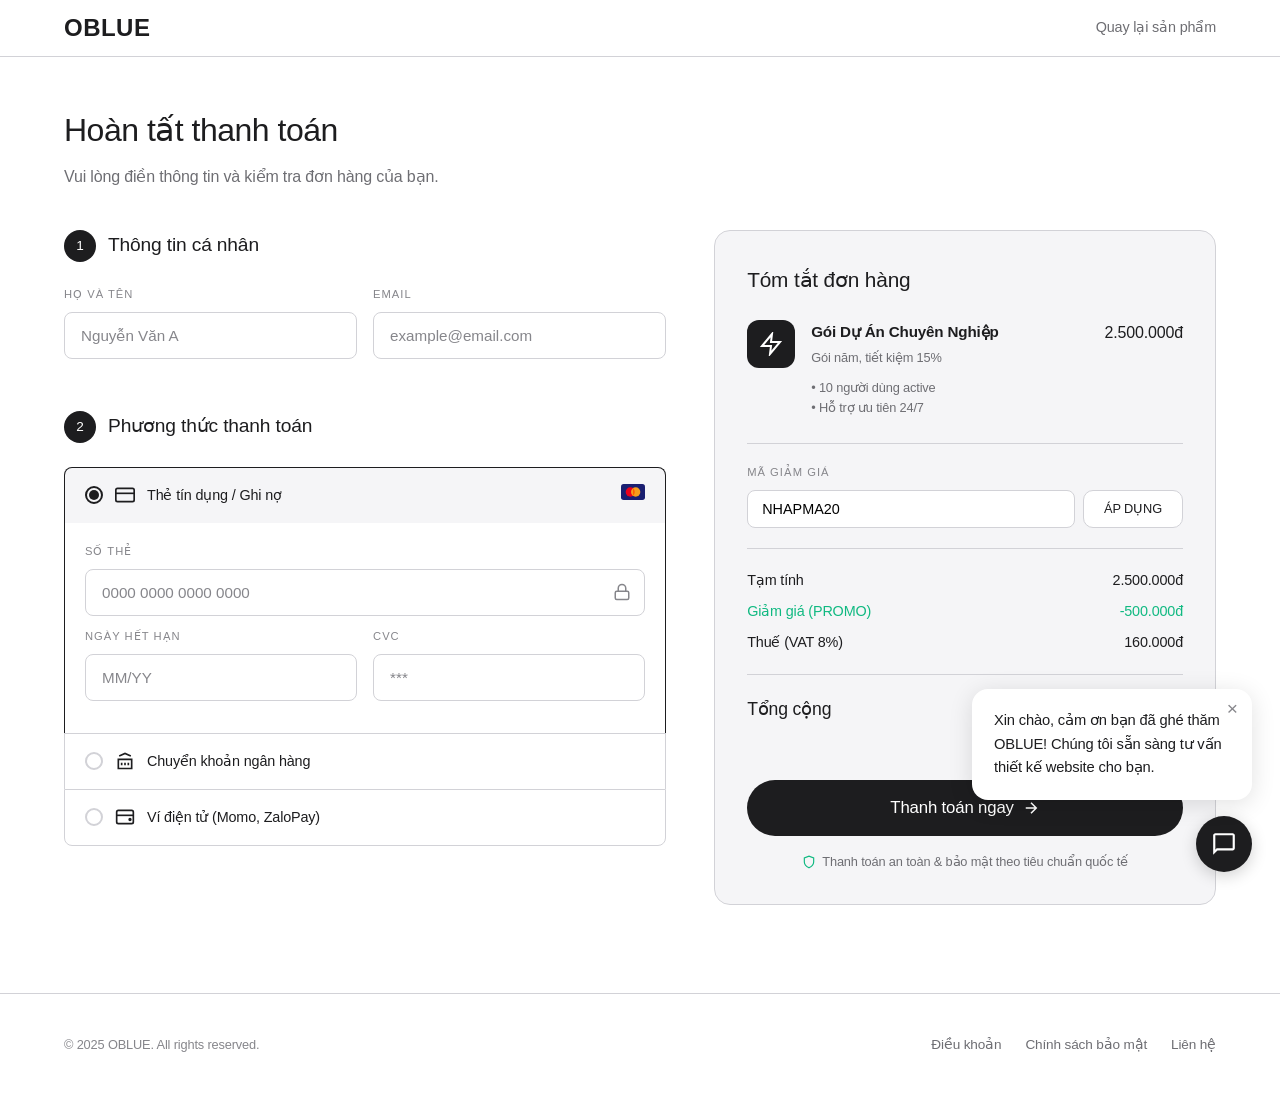
<file: checkout.html>
<!DOCTYPE html>
<html lang="vi">
<head>
  <meta charset="UTF-8">
  <link rel="icon" type="image/svg+xml" href="favicon.svg">
  <meta name="viewport" content="width=device-width, initial-scale=1.0">
  <title>Thanh toán - OBLUE</title>
  <link rel="stylesheet" href="styles.css">
  <link rel="stylesheet" href="checkout.css">

</head>
<body>
  <!-- SIMPLE NAVBAR -->
  <nav class="navbar">
    <div class="container" style="justify-content:space-between;">
      <a href="index.html" class="navbar-brand">OBLUE</a>
      <a href="product.html" style="font-size:0.9rem;color:var(--text-secondary);">Quay lại sản phẩm</a>
    </div>
  </nav>

  <!-- CHECKOUT -->
  <section class="checkout-section">
    <div class="container">
      <div class="checkout-header">
        <h1>Hoàn tất thanh toán</h1>
        <p>Vui lòng điền thông tin và kiểm tra đơn hàng của bạn.</p>
      </div>

      <div class="checkout-layout">
        <!-- LEFT: Form -->
        <div class="checkout-form">
          <!-- Step 1: Personal Info -->
          <div class="form-section">
            <div class="step-badge">
              <span class="step-number">1</span>
              <h2>Thông tin cá nhân</h2>
            </div>
            <div class="form-row">
              <div class="form-group">
                <label>HỌ VÀ TÊN</label>
                <input type="text" placeholder="Nguyễn Văn A" id="fullName">
              </div>
              <div class="form-group">
                <label>EMAIL</label>
                <input type="email" placeholder="example@email.com" id="email">
              </div>
            </div>
          </div>

          <!-- Step 2: Payment -->
          <div class="form-section">
            <div class="step-badge">
              <span class="step-number">2</span>
              <h2>Phương thức thanh toán</h2>
            </div>

            <div class="payment-methods">
              <label class="payment-method active">
                <input type="radio" name="payment" value="card" checked>
                <div class="payment-radio"></div>
                <svg width="20" height="20" viewBox="0 0 24 24" fill="none" stroke="var(--primary)" stroke-width="2"><rect x="1" y="4" width="22" height="16" rx="2"/><line x1="1" y1="10" x2="23" y2="10"/></svg>
                <span>Thẻ tín dụng / Ghi nợ</span>
                <div style="margin-left:auto;">
                  <svg width="24" height="16" viewBox="0 0 36 24"><rect width="36" height="24" rx="4" fill="#1A1F71"/><circle cx="14" cy="12" r="7" fill="#EB001B"/><circle cx="22" cy="12" r="7" fill="#F79E1B"/><path d="M18 6.5a7 7 0 010 11" fill="#FF5F00"/></svg>
                </div>
              </label>

              <!-- Card form -->
              <div class="card-form" id="cardForm">
                <div class="form-group">
                  <label>SỐ THẺ</label>
                  <div class="input-icon">
                    <input type="text" placeholder="0000 0000 0000 0000" id="cardNumber" maxlength="19">
                    <svg width="18" height="18" viewBox="0 0 24 24" fill="none" stroke="var(--text-light)" stroke-width="2"><rect x="3" y="11" width="18" height="11" rx="2" ry="2"/><path d="M7 11V7a5 5 0 0110 0v4"/></svg>
                  </div>
                </div>
                <div class="form-row">
                  <div class="form-group">
                    <label>NGÀY HẾT HẠN</label>
                    <input type="text" placeholder="MM/YY" id="expiry" maxlength="5">
                  </div>
                  <div class="form-group">
                    <label>CVC</label>
                    <input type="text" placeholder="***" id="cvc" maxlength="3">
                  </div>
                </div>
              </div>

              <label class="payment-method">
                <input type="radio" name="payment" value="bank">
                <div class="payment-radio"></div>
                <svg width="20" height="20" viewBox="0 0 24 24" fill="none" stroke="currentColor" stroke-width="2"><path d="M3 21h18M3 10h18M5 6l7-3 7 3M4 10v11M20 10v11M8 14v3M12 14v3M16 14v3"/></svg>
                <span>Chuyển khoản ngân hàng</span>
              </label>

              <label class="payment-method">
                <input type="radio" name="payment" value="ewallet">
                <div class="payment-radio"></div>
                <svg width="20" height="20" viewBox="0 0 24 24" fill="none" stroke="currentColor" stroke-width="2"><rect x="2" y="4" width="20" height="16" rx="2"/><path d="M2 10h20"/><circle cx="18" cy="15" r="1"/></svg>
                <span>Ví điện tử (Momo, ZaloPay)</span>
              </label>
            </div>
          </div>
        </div>

        <!-- RIGHT: Order Summary -->
        <div class="order-summary">
          <h2>Tóm tắt đơn hàng</h2>

          <div class="order-item">
            <div class="order-item-icon">
              <svg width="24" height="24" viewBox="0 0 24 24" fill="none" stroke="white" stroke-width="2"><path d="M13 2L3 14h9l-1 8 10-12h-9l1-8z"/></svg>
            </div>
            <div class="order-item-info">
              <strong>Gói Dự Án Chuyên Nghiệp</strong>
              <span>Gói năm, tiết kiệm 15%</span>
              <ul>
                <li>• 10 người dùng active</li>
                <li>• Hỗ trợ ưu tiên 24/7</li>
              </ul>
            </div>
            <div class="order-item-price">2.500.000đ</div>
          </div>

          <div class="promo-section">
            <label>MÃ GIẢM GIÁ</label>
            <div class="promo-input">
              <input type="text" placeholder="NHAPMA20" id="promoCode" value="NHAPMA20">
              <button class="btn btn-outline" id="applyPromo" style="padding:10px 20px;font-size:0.8rem;">ÁP DỤNG</button>
            </div>
          </div>

          <div class="order-breakdown">
            <div class="order-line">
              <span>Tạm tính</span>
              <span>2.500.000đ</span>
            </div>
            <div class="order-line promo">
              <span style="color:var(--success);">Giảm giá (PROMO)</span>
              <span style="color:var(--success);">-500.000đ</span>
            </div>
            <div class="order-line">
              <span>Thuế (VAT 8%)</span>
              <span>160.000đ</span>
            </div>
          </div>

          <div class="order-total">
            <div class="order-total-row">
              <span>Tổng cộng</span>
              <div>
                <span class="total-price">2.160.000đ</span>
                <span class="total-note">ĐÃ BAO GỒM THUẾ</span>
              </div>
            </div>
          </div>

          <button class="btn btn-primary btn-lg btn-block" id="payBtn" style="padding:18px;font-size:1.05rem;">
            Thanh toán ngay
            <svg width="18" height="18" viewBox="0 0 24 24" fill="none" stroke="currentColor" stroke-width="2"><path d="M5 12h14M12 5l7 7-7 7"/></svg>
          </button>

          <p class="security-note">
            <svg width="14" height="14" viewBox="0 0 24 24" fill="none" stroke="var(--success)" stroke-width="2"><path d="M12 22s8-4 8-10V5l-8-3-8 3v7c0 6 8 10 8 10z"/></svg>
            Thanh toán an toàn & bảo mật theo tiêu chuẩn quốc tế
          </p>
        </div>
      </div>
    </div>
  </section>

  <!-- FOOTER -->
  <footer class="footer" style="margin-top:40px;">
    <div class="container" style="display:flex;align-items:center;justify-content:space-between;">
      <span style="font-size:0.8rem;color:var(--text-light);">&copy; 2025 OBLUE. All rights reserved.</span>
      <div class="footer-links">
        <a href="about.html#terms">Điều khoản</a>
        <a href="about.html#terms">Chính sách bảo mật</a>
        <a href="about.html#contact">Liên hệ</a>
      </div>
    </div>
  </footer>

  <script src="app.js"></script>
  <!-- CHAT WIDGET -->
  <div class="chat-widget">
    <div class="chat-bubble" id="chatBubble">
      <button class="chat-bubble-close" onclick="document.getElementById('chatBubble').classList.add('hidden')">&times;</button>
      Xin chào, cảm ơn bạn đã ghé thăm OBLUE! Chúng tôi sẵn sàng tư vấn thiết kế website cho bạn.
    </div>
    <button class="chat-btn" onclick="window.open('https://zalo.me/0982576263', '_blank')">
      <svg viewBox="0 0 24 24"><path d="M20 2H4c-1.1 0-2 .9-2 2v18l4-4h14c1.1 0 2-.9 2-2V4c0-1.1-.9-2-2-2zm0 14H5.2L4 17.2V4h16v12z"/></svg>
    </button>
  </div>
</body>
</html>
</file>
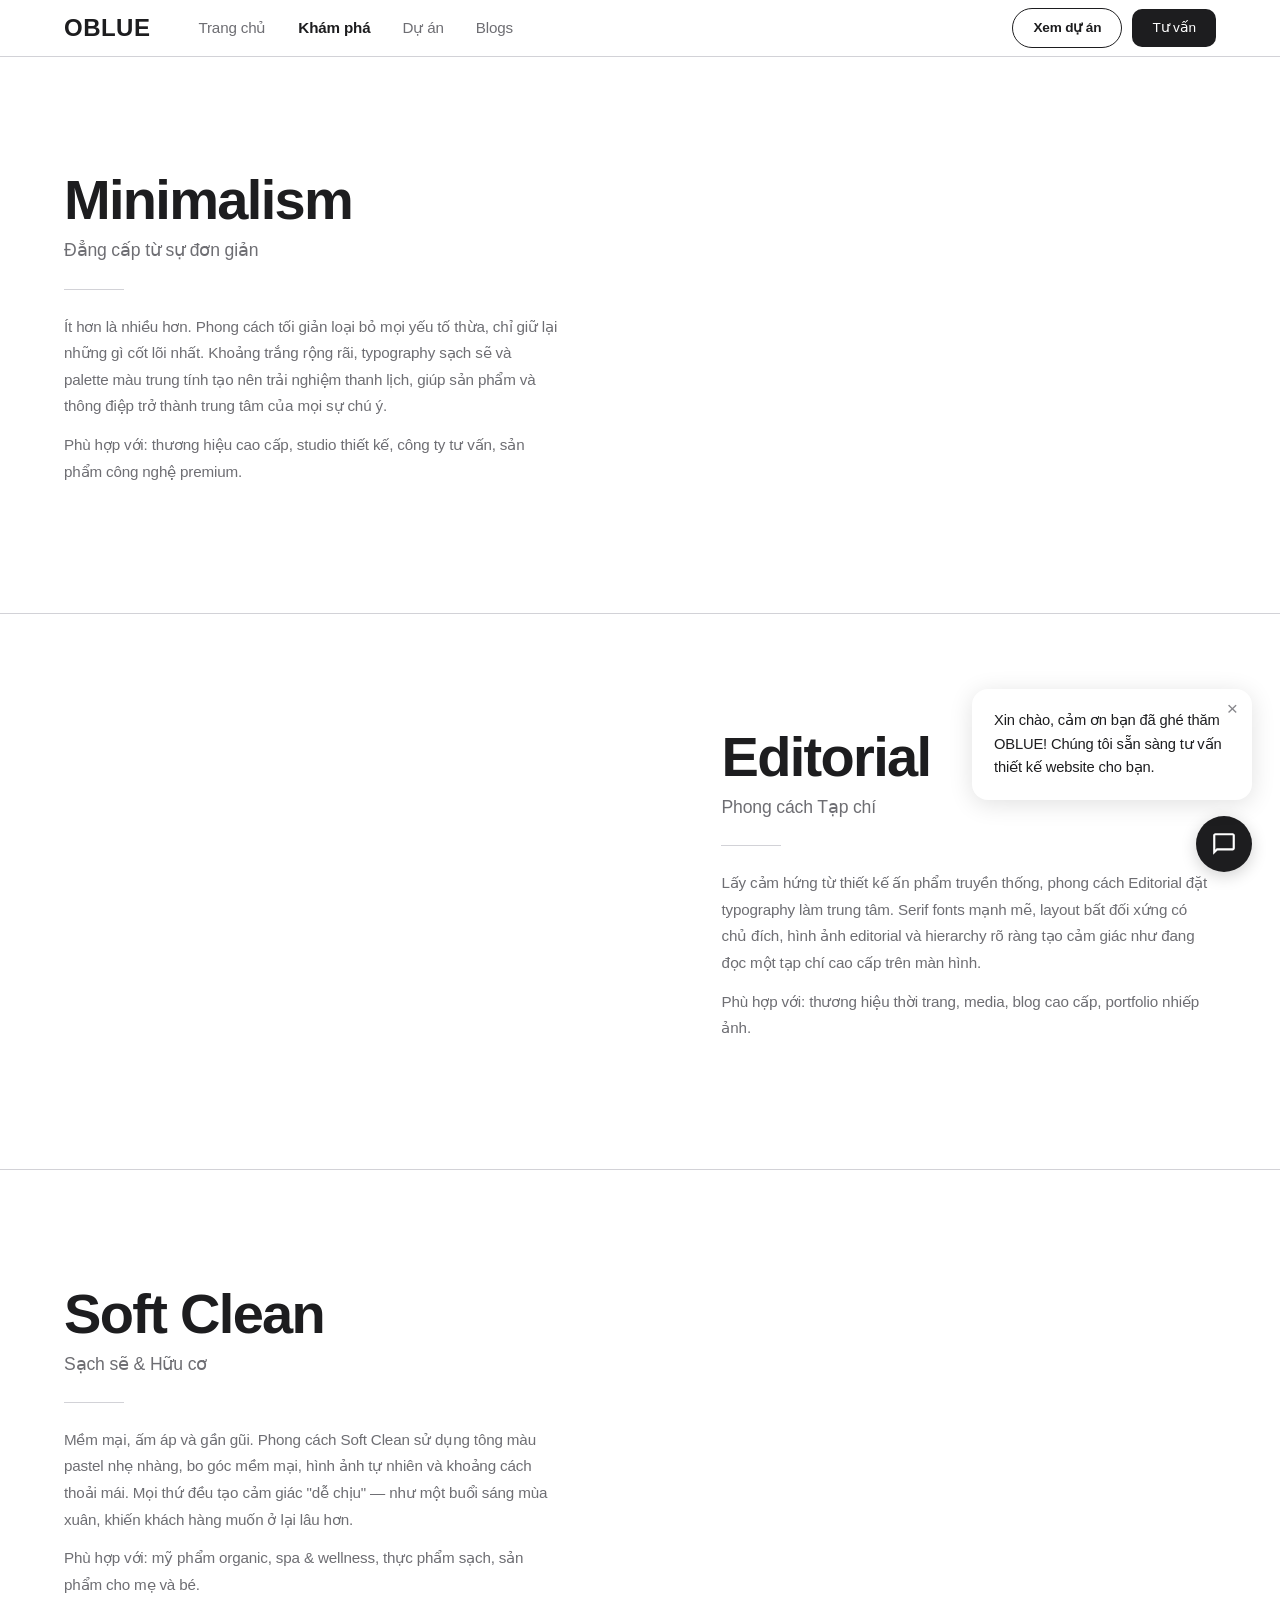
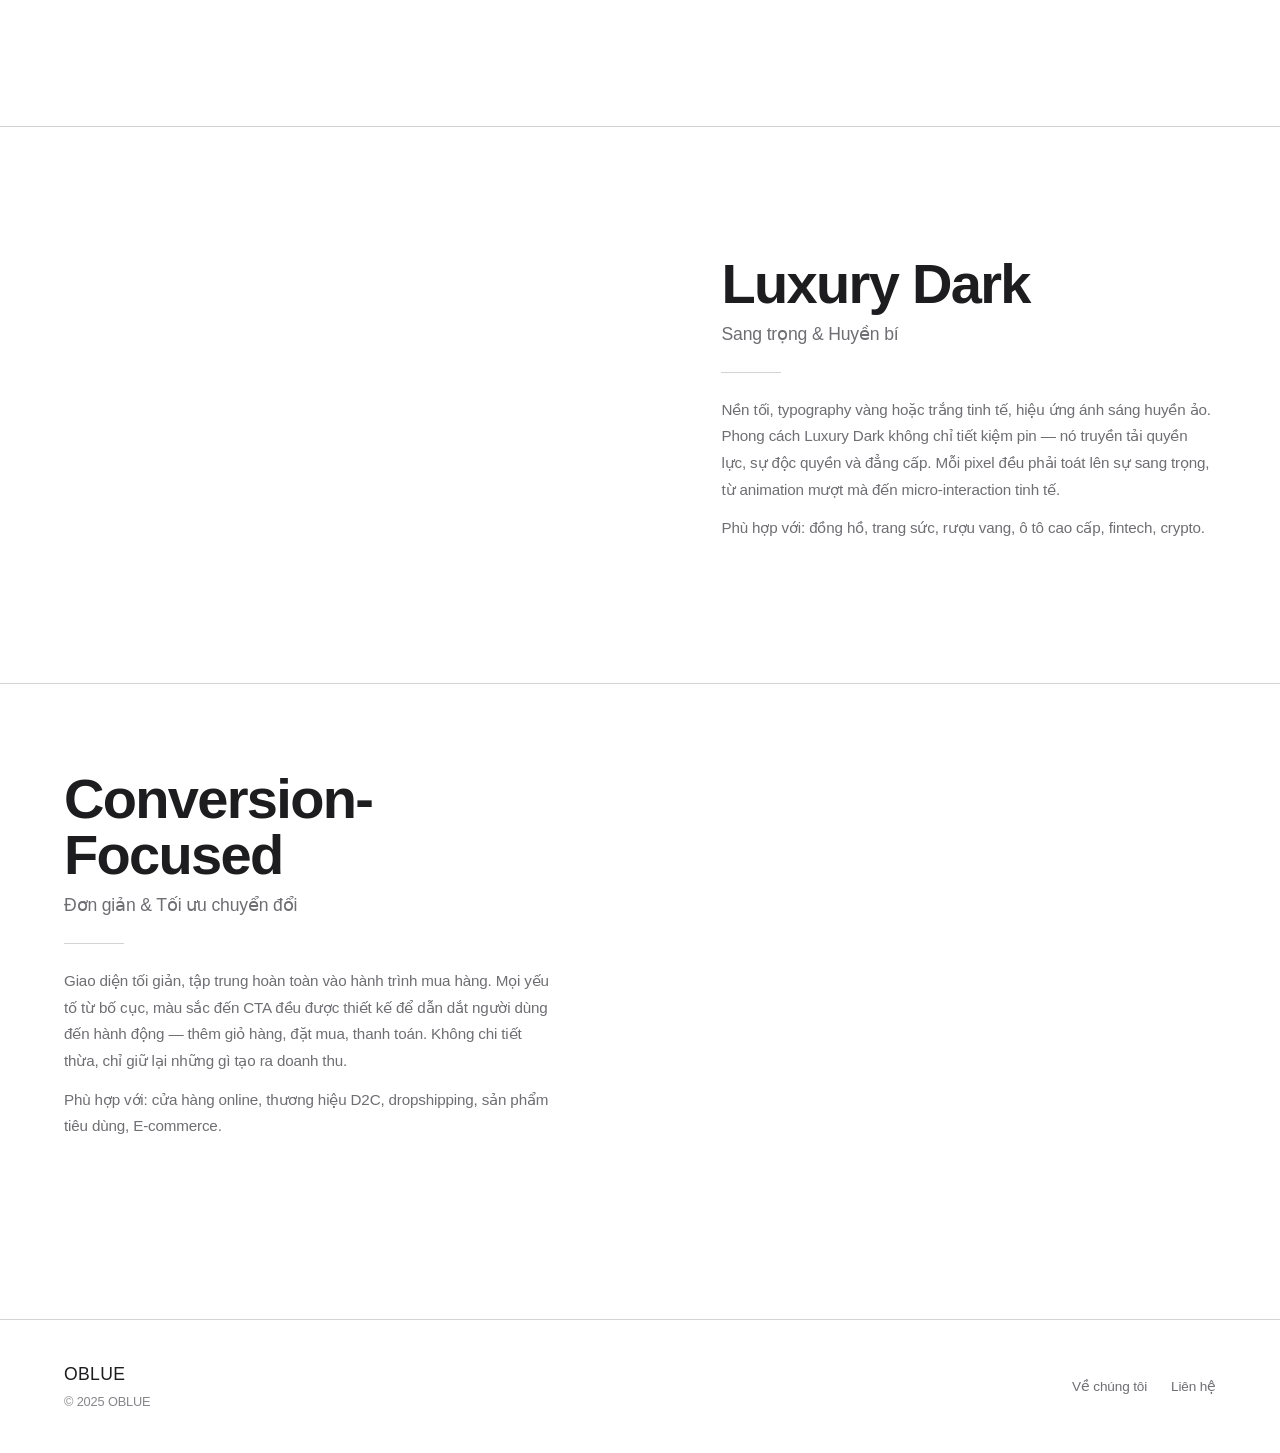
<file: explore.html>
<!DOCTYPE html>
<html lang="vi">
<head>
  <meta charset="UTF-8">
  <link rel="icon" type="image/svg+xml" href="favicon.svg">
  <meta name="viewport" content="width=device-width, initial-scale=1.0">
  <title>Khám phá phong cách thiết kế - OBLUE</title>
  <meta name="description" content="Khám phá 5 phong cách thiết kế website nổi bật: Minimalism, Editorial, Soft Clean, Luxury Dark Mode và Conversion-Focused.">
  <link rel="stylesheet" href="styles.css">
  <link rel="stylesheet" href="explore.css">
</head>
<body>
  <nav class="navbar">
    <div class="container">
      <a href="index.html" class="navbar-brand">OBLUE</a>
      <button class="mobile-menu-btn" id="mobileMenuBtn" aria-label="Menu">
        <span></span><span></span><span></span>
      </button>
      <div class="navbar-nav" id="navMenu">
        <a href="index.html">Trang chủ</a>
        <a href="explore.html" class="active">Khám phá</a>
        <a href="product.html">Dự án</a>
        <a href="blog.html">Blogs</a>
      </div>
      <div class="navbar-right">
        <a href="product.html" class="btn-outline-dark">Xem dự án</a>
        <a href="about.html#contact" class="btn btn-primary">Tư vấn</a>
      </div>
    </div>
  </nav>

  <!-- STYLE 1: Minimalism -->
  <section class="style-section">
    <div class="container">
      <div class="style-layout">
        <div class="style-info">
          <h1 class="style-title">Minimalism</h1>
          <span class="style-subtitle">Đẳng cấp từ sự đơn giản</span>
          <hr class="style-divider">
          <p class="style-desc">Ít hơn là nhiều hơn. Phong cách tối giản loại bỏ mọi yếu tố thừa, chỉ giữ lại những gì cốt lõi nhất. Khoảng trắng rộng rãi, typography sạch sẽ và palette màu trung tính tạo nên trải nghiệm thanh lịch, giúp sản phẩm và thông điệp trở thành trung tâm của mọi sự chú ý.</p>
          <p class="style-desc">Phù hợp với: thương hiệu cao cấp, studio thiết kế, công ty tư vấn, sản phẩm công nghệ premium.</p>
        </div>
        <div class="style-image">
          <object data="https://dmtkxjqlcrcddcuvzqqb.supabase.co/storage/v1/object/public/project-images/KHAMPHA/18.svg" type="image/svg+xml" aria-label="Minimalism"></object>
        </div>
      </div>
    </div>
  </section>

  <!-- STYLE 2: Editorial -->
  <section class="style-section">
    <div class="container">
      <div class="style-layout style-layout-reverse">
        <div class="style-info">
          <h2 class="style-title">Editorial</h2>
          <span class="style-subtitle">Phong cách Tạp chí</span>
          <hr class="style-divider">
          <p class="style-desc">Lấy cảm hứng từ thiết kế ấn phẩm truyền thống, phong cách Editorial đặt typography làm trung tâm. Serif fonts mạnh mẽ, layout bất đối xứng có chủ đích, hình ảnh editorial và hierarchy rõ ràng tạo cảm giác như đang đọc một tạp chí cao cấp trên màn hình.</p>
          <p class="style-desc">Phù hợp với: thương hiệu thời trang, media, blog cao cấp, portfolio nhiếp ảnh.</p>
        </div>
        <div class="style-image">
          <object data="https://dmtkxjqlcrcddcuvzqqb.supabase.co/storage/v1/object/public/project-images/KHAMPHA/19.svg" type="image/svg+xml" aria-label="Editorial"></object>
        </div>
      </div>
    </div>
  </section>

  <!-- STYLE 3: Soft Clean & Organic -->
  <section class="style-section">
    <div class="container">
      <div class="style-layout">
        <div class="style-info">
          <h2 class="style-title">Soft Clean</h2>
          <span class="style-subtitle">Sạch sẽ & Hữu cơ</span>
          <hr class="style-divider">
          <p class="style-desc">Mềm mại, ấm áp và gần gũi. Phong cách Soft Clean sử dụng tông màu pastel nhẹ nhàng, bo góc mềm mại, hình ảnh tự nhiên và khoảng cách thoải mái. Mọi thứ đều tạo cảm giác "dễ chịu" — như một buổi sáng mùa xuân, khiến khách hàng muốn ở lại lâu hơn.</p>
          <p class="style-desc">Phù hợp với: mỹ phẩm organic, spa & wellness, thực phẩm sạch, sản phẩm cho mẹ và bé.</p>
        </div>
        <div class="style-image">
          <object data="https://dmtkxjqlcrcddcuvzqqb.supabase.co/storage/v1/object/public/project-images/KHAMPHA/20.svg" type="image/svg+xml" aria-label="Soft Clean"></object>
        </div>
      </div>
    </div>
  </section>

  <!-- STYLE 4: Luxury & Dark Mode -->
  <section class="style-section">
    <div class="container">
      <div class="style-layout style-layout-reverse">
        <div class="style-info">
          <h2 class="style-title">Luxury Dark</h2>
          <span class="style-subtitle">Sang trọng & Huyền bí</span>
          <hr class="style-divider">
          <p class="style-desc">Nền tối, typography vàng hoặc trắng tinh tế, hiệu ứng ánh sáng huyền ảo. Phong cách Luxury Dark không chỉ tiết kiệm pin — nó truyền tải quyền lực, sự độc quyền và đẳng cấp. Mỗi pixel đều phải toát lên sự sang trọng, từ animation mượt mà đến micro-interaction tinh tế.</p>
          <p class="style-desc">Phù hợp với: đồng hồ, trang sức, rượu vang, ô tô cao cấp, fintech, crypto.</p>
        </div>
        <div class="style-image">
          <object data="https://dmtkxjqlcrcddcuvzqqb.supabase.co/storage/v1/object/public/project-images/KHAMPHA/21.svg" type="image/svg+xml" aria-label="Luxury Dark"></object>
        </div>
      </div>
    </div>
  </section>

  <!-- STYLE 5: Conversion-Focused -->
  <section class="style-section" style="border-bottom:none;">
    <div class="container">
      <div class="style-layout">
        <div class="style-info">
          <h2 class="style-title">Conversion-Focused</h2>
          <span class="style-subtitle">Đơn giản & Tối ưu chuyển đổi</span>
          <hr class="style-divider">
          <p class="style-desc">Giao diện tối giản, tập trung hoàn toàn vào hành trình mua hàng. Mọi yếu tố từ bố cục, màu sắc đến CTA đều được thiết kế để dẫn dắt người dùng đến hành động — thêm giỏ hàng, đặt mua, thanh toán. Không chi tiết thừa, chỉ giữ lại những gì tạo ra doanh thu.</p>
          <p class="style-desc">Phù hợp với: cửa hàng online, thương hiệu D2C, dropshipping, sản phẩm tiêu dùng, E-commerce.</p>
        </div>
        <div class="style-image">
          <object data="https://dmtkxjqlcrcddcuvzqqb.supabase.co/storage/v1/object/public/project-images/KHAMPHA/23.svg" type="image/svg+xml" aria-label="Conversion-Focused"></object>
        </div>
      </div>
    </div>
  </section>

  <footer class="footer">
    <div class="container" style="display:flex;align-items:center;justify-content:space-between;">
      <div>
        <div class="footer-brand">OBLUE</div>
        <p class="footer-desc">&copy; 2025 OBLUE</p>
      </div>
      <div class="footer-links">
        <a href="about.html">Về chúng tôi</a>
        <a href="about.html#contact">Liên hệ</a>
      </div>
    </div>
  </footer>
  <script src="app.js"></script>
  <!-- CHAT WIDGET -->
  <div class="chat-widget">
    <div class="chat-bubble" id="chatBubble">
      <button class="chat-bubble-close" onclick="document.getElementById('chatBubble').classList.add('hidden')">&times;</button>
      Xin chào, cảm ơn bạn đã ghé thăm OBLUE! Chúng tôi sẵn sàng tư vấn thiết kế website cho bạn.
    </div>
    <button class="chat-btn" onclick="window.open('https://zalo.me/0982576263', '_blank')">
      <svg viewBox="0 0 24 24"><path d="M20 2H4c-1.1 0-2 .9-2 2v18l4-4h14c1.1 0 2-.9 2-2V4c0-1.1-.9-2-2-2zm0 14H5.2L4 17.2V4h16v12z"/></svg>
    </button>
  </div>
</body>
</html>
</file>
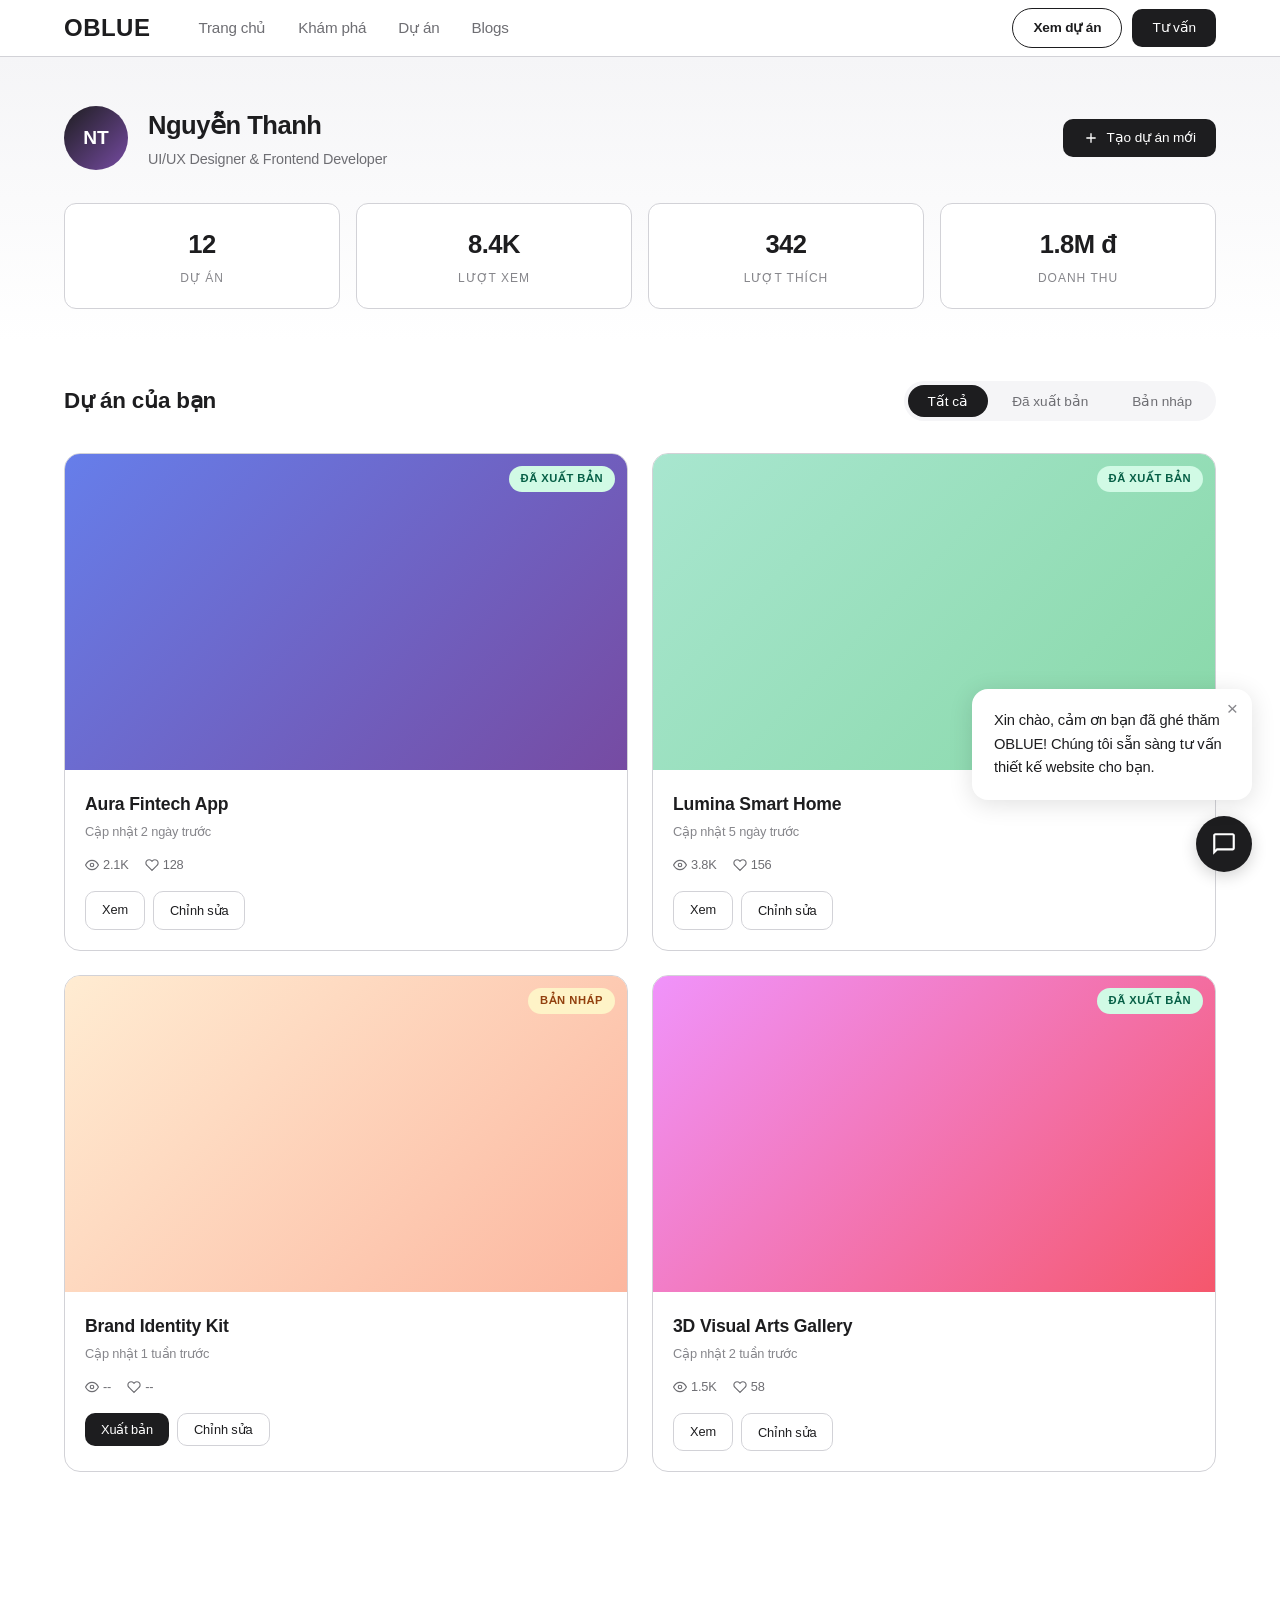
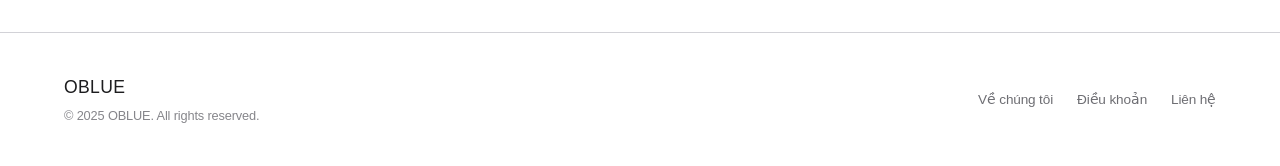
<file: my-projects.html>
<!DOCTYPE html>
<html lang="vi">
<head>
  <meta charset="UTF-8">
  <link rel="icon" type="image/svg+xml" href="favicon.svg">
  <meta name="viewport" content="width=device-width, initial-scale=1.0">
  <title>Dự án của tôi - OBLUE</title>
  <link rel="stylesheet" href="styles.css">
  <link rel="stylesheet" href="my-projects.css">

</head>
<body>
  <!-- NAVBAR -->
  <nav class="navbar">
    <div class="container">
      <a href="index.html" class="navbar-brand">OBLUE</a>
      <button class="mobile-menu-btn" id="mobileMenuBtn" aria-label="Menu">
        <span></span><span></span><span></span>
      </button>
      <div class="navbar-nav" id="navMenu">
        <a href="index.html">Trang chủ</a>
        <a href="explore.html">Khám phá</a>
        <a href="product.html">Dự án</a>
        <a href="blog.html">Blogs</a>
      </div>
      <div class="navbar-right">
        <a href="product.html" class="btn-outline-dark">Xem dự án</a>
        <a href="about.html#contact" class="btn btn-primary">Tư vấn</a>
      </div>
    </div>
  </nav>

  <!-- DASHBOARD HEADER -->
  <section class="dashboard-header">
    <div class="container">
      <div class="profile-row">
        <div class="profile-info">
          <div class="profile-avatar">NT</div>
          <div>
            <h1>Nguyễn Thanh</h1>
            <p>UI/UX Designer & Frontend Developer</p>
          </div>
        </div>
        <a href="#" class="btn btn-primary">
          <svg width="16" height="16" viewBox="0 0 24 24" fill="none" stroke="currentColor" stroke-width="2"><path d="M12 5v14M5 12h14"/></svg>
          Tạo dự án mới
        </a>
      </div>

      <div class="stats-row">
        <div class="stat-card">
          <span class="stat-card-value">12</span>
          <span class="stat-card-label">Dự án</span>
        </div>
        <div class="stat-card">
          <span class="stat-card-value">8.4K</span>
          <span class="stat-card-label">Lượt xem</span>
        </div>
        <div class="stat-card">
          <span class="stat-card-value">342</span>
          <span class="stat-card-label">Lượt thích</span>
        </div>
        <div class="stat-card">
          <span class="stat-card-value">1.8M đ</span>
          <span class="stat-card-label">Doanh thu</span>
        </div>
      </div>
    </div>
  </section>

  <!-- MY PROJECTS -->
  <section class="my-projects-section">
    <div class="container">
      <div class="section-bar">
        <h2>Dự án của bạn</h2>
        <div class="tab-group">
          <button class="tab active">Tất cả</button>
          <button class="tab">Đã xuất bản</button>
          <button class="tab">Bản nháp</button>
        </div>
      </div>

      <div class="my-projects-grid">
        <div class="my-project-card">
          <div class="my-project-img" style="background: linear-gradient(135deg, #667eea, #764ba2);">
            <span class="status-badge published">Đã xuất bản</span>
          </div>
          <div class="my-project-body">
            <h3>Aura Fintech App</h3>
            <p class="my-project-meta">Cập nhật 2 ngày trước</p>
            <div class="my-project-stats">
              <span>
                <svg width="14" height="14" viewBox="0 0 24 24" fill="none" stroke="currentColor" stroke-width="2"><path d="M1 12s4-8 11-8 11 8 11 8-4 8-11 8-11-8-11-8z"/><circle cx="12" cy="12" r="3"/></svg>
                2.1K
              </span>
              <span>
                <svg width="14" height="14" viewBox="0 0 24 24" fill="none" stroke="currentColor" stroke-width="2"><path d="M20.84 4.61a5.5 5.5 0 0 0-7.78 0L12 5.67l-1.06-1.06a5.5 5.5 0 0 0-7.78 7.78l1.06 1.06L12 21.23l7.78-7.78 1.06-1.06a5.5 5.5 0 0 0 0-7.78z"/></svg>
                128
              </span>
            </div>
            <div class="my-project-actions">
              <a href="product.html" class="btn btn-outline" style="font-size:0.8rem;padding:8px 16px;">Xem</a>
              <button class="btn btn-outline" style="font-size:0.8rem;padding:8px 16px;">Chỉnh sửa</button>
            </div>
          </div>
        </div>

        <div class="my-project-card">
          <div class="my-project-img" style="background: linear-gradient(135deg, #a8e6cf, #88d8a8);">
            <span class="status-badge published">Đã xuất bản</span>
          </div>
          <div class="my-project-body">
            <h3>Lumina Smart Home</h3>
            <p class="my-project-meta">Cập nhật 5 ngày trước</p>
            <div class="my-project-stats">
              <span>
                <svg width="14" height="14" viewBox="0 0 24 24" fill="none" stroke="currentColor" stroke-width="2"><path d="M1 12s4-8 11-8 11 8 11 8-4 8-11 8-11-8-11-8z"/><circle cx="12" cy="12" r="3"/></svg>
                3.8K
              </span>
              <span>
                <svg width="14" height="14" viewBox="0 0 24 24" fill="none" stroke="currentColor" stroke-width="2"><path d="M20.84 4.61a5.5 5.5 0 0 0-7.78 0L12 5.67l-1.06-1.06a5.5 5.5 0 0 0-7.78 7.78l1.06 1.06L12 21.23l7.78-7.78 1.06-1.06a5.5 5.5 0 0 0 0-7.78z"/></svg>
                156
              </span>
            </div>
            <div class="my-project-actions">
              <a href="product.html" class="btn btn-outline" style="font-size:0.8rem;padding:8px 16px;">Xem</a>
              <button class="btn btn-outline" style="font-size:0.8rem;padding:8px 16px;">Chỉnh sửa</button>
            </div>
          </div>
        </div>

        <div class="my-project-card">
          <div class="my-project-img" style="background: linear-gradient(135deg, #ffecd2, #fcb69f);">
            <span class="status-badge draft">Bản nháp</span>
          </div>
          <div class="my-project-body">
            <h3>Brand Identity Kit</h3>
            <p class="my-project-meta">Cập nhật 1 tuần trước</p>
            <div class="my-project-stats">
              <span>
                <svg width="14" height="14" viewBox="0 0 24 24" fill="none" stroke="currentColor" stroke-width="2"><path d="M1 12s4-8 11-8 11 8 11 8-4 8-11 8-11-8-11-8z"/><circle cx="12" cy="12" r="3"/></svg>
                --
              </span>
              <span>
                <svg width="14" height="14" viewBox="0 0 24 24" fill="none" stroke="currentColor" stroke-width="2"><path d="M20.84 4.61a5.5 5.5 0 0 0-7.78 0L12 5.67l-1.06-1.06a5.5 5.5 0 0 0-7.78 7.78l1.06 1.06L12 21.23l7.78-7.78 1.06-1.06a5.5 5.5 0 0 0 0-7.78z"/></svg>
                --
              </span>
            </div>
            <div class="my-project-actions">
              <button class="btn btn-primary" style="font-size:0.8rem;padding:8px 16px;">Xuất bản</button>
              <button class="btn btn-outline" style="font-size:0.8rem;padding:8px 16px;">Chỉnh sửa</button>
            </div>
          </div>
        </div>

        <div class="my-project-card">
          <div class="my-project-img" style="background: linear-gradient(135deg, #f093fb, #f5576c);">
            <span class="status-badge published">Đã xuất bản</span>
          </div>
          <div class="my-project-body">
            <h3>3D Visual Arts Gallery</h3>
            <p class="my-project-meta">Cập nhật 2 tuần trước</p>
            <div class="my-project-stats">
              <span>
                <svg width="14" height="14" viewBox="0 0 24 24" fill="none" stroke="currentColor" stroke-width="2"><path d="M1 12s4-8 11-8 11 8 11 8-4 8-11 8-11-8-11-8z"/><circle cx="12" cy="12" r="3"/></svg>
                1.5K
              </span>
              <span>
                <svg width="14" height="14" viewBox="0 0 24 24" fill="none" stroke="currentColor" stroke-width="2"><path d="M20.84 4.61a5.5 5.5 0 0 0-7.78 0L12 5.67l-1.06-1.06a5.5 5.5 0 0 0-7.78 7.78l1.06 1.06L12 21.23l7.78-7.78 1.06-1.06a5.5 5.5 0 0 0 0-7.78z"/></svg>
                58
              </span>
            </div>
            <div class="my-project-actions">
              <a href="product.html" class="btn btn-outline" style="font-size:0.8rem;padding:8px 16px;">Xem</a>
              <button class="btn btn-outline" style="font-size:0.8rem;padding:8px 16px;">Chỉnh sửa</button>
            </div>
          </div>
        </div>
      </div>
    </div>
  </section>

  <!-- FOOTER -->
  <footer class="footer">
    <div class="container" style="display:flex;align-items:center;justify-content:space-between;">
      <div>
        <div class="footer-brand">OBLUE</div>
        <p class="footer-desc">&copy; 2025 OBLUE. All rights reserved.</p>
      </div>
      <div class="footer-links">
        <a href="about.html">Về chúng tôi</a>
        <a href="about.html#terms">Điều khoản</a>
        <a href="about.html#contact">Liên hệ</a>
      </div>
    </div>
  </footer>

  <script src="app.js"></script>
  <!-- CHAT WIDGET -->
  <div class="chat-widget">
    <div class="chat-bubble" id="chatBubble">
      <button class="chat-bubble-close" onclick="document.getElementById('chatBubble').classList.add('hidden')">&times;</button>
      Xin chào, cảm ơn bạn đã ghé thăm OBLUE! Chúng tôi sẵn sàng tư vấn thiết kế website cho bạn.
    </div>
    <button class="chat-btn" onclick="window.open('https://zalo.me/0982576263', '_blank')">
      <svg viewBox="0 0 24 24"><path d="M20 2H4c-1.1 0-2 .9-2 2v18l4-4h14c1.1 0 2-.9 2-2V4c0-1.1-.9-2-2-2zm0 14H5.2L4 17.2V4h16v12z"/></svg>
    </button>
  </div>
</body>
</html>
</file>
<file: styles.css>
/* ==================== RESET & BASE ==================== */
*, *::before, *::after {
  margin: 0;
  padding: 0;
  box-sizing: border-box;
}

:root {
  --primary: #1d1d1f;
  --primary-dark: #000000;
  --primary-light: #f5f5f7;
  --text-dark: #1d1d1f;
  --text-secondary: #6e6e73;
  --text-light: #86868b;
  --border: #d2d2d7;
  --bg-white: #FFFFFF;
  --bg-light: #f5f5f7;
  --bg-card: #f5f5f7;
  --success: #10B981;
  --danger: #EF4444;
  --radius: 12px;
  --radius-sm: 8px;
  --radius-lg: 16px;
  --shadow: 0 1px 3px rgba(0,0,0,0.08);
  --shadow-md: 0 4px 12px rgba(0,0,0,0.06);
  --shadow-lg: 0 8px 30px rgba(0,0,0,0.1);
  --font: -apple-system, BlinkMacSystemFont, 'SF Pro Display', 'SF Pro Text', 'Helvetica Neue', 'Helvetica', 'Arial', sans-serif;
}

html {
  scroll-behavior: smooth;
}

body {
  font-family: var(--font);
  color: var(--text-dark);
  background: var(--bg-white);
  line-height: 1.6;
  font-weight: 400;
  letter-spacing: -0.01em;
  -webkit-font-smoothing: antialiased;
  -moz-osx-font-smoothing: grayscale;
}

a {
  text-decoration: none;
  color: inherit;
}

img {
  max-width: 100%;
  display: block;
}

ul, ol {
  list-style: none;
}

button, input, select, textarea {
  font-family: inherit;
  font-size: inherit;
  border: none;
  outline: none;
  background: none;
}

.container {
  max-width: 1200px;
  margin: 0 auto;
  padding: 0 24px;
}

/* ==================== NAVBAR ==================== */
.navbar {
  position: sticky;
  top: 0;
  z-index: 100;
  background: rgba(255,255,255,0.98);
  backdrop-filter: blur(20px);
  -webkit-backdrop-filter: blur(20px);
  border-bottom: 1px solid var(--border);
  padding: 0 24px;
}

.navbar .container {
  display: flex;
  align-items: center;
  height: 56px;
  gap: 40px;
}

.navbar-brand {
  font-size: 1.5rem;
  font-weight: 800;
  letter-spacing: 0.02em;
  margin-right: 8px;
}

.navbar-nav {
  display: flex;
  align-items: center;
  gap: 32px;
}

.navbar-nav a {
  font-size: 0.95rem;
  font-weight: 500;
  color: var(--text-secondary);
  transition: color 0.2s;
  position: relative;
}

.navbar-nav a:hover {
  color: var(--text-dark);
}

.navbar-nav a.active {
  color: var(--text-dark);
  font-weight: 600;
}

.navbar-nav a.active::after {
  display: none;
}

.navbar-right {
  display: flex;
  align-items: center;
  gap: 10px;
  margin-left: auto;
}

.btn-outline-dark {
  display: inline-flex;
  align-items: center;
  padding: 8px 20px;
  border-radius: 980px;
  border: 1.5px solid var(--text-dark);
  background: transparent;
  color: var(--text-dark);
  font-size: 0.85rem;
  font-weight: 600;
  cursor: pointer;
  transition: all 0.2s;
  text-decoration: none;
}

.btn-outline-dark:hover {
  background: var(--text-dark);
  color: white;
}

.search-box {
  display: flex;
  align-items: center;
  gap: 8px;
  background: var(--bg-light);
  border: 1px solid var(--border);
  border-radius: 8px;
  padding: 8px 16px;
  width: 220px;
  transition: border-color 0.2s;
}

.search-box:focus-within {
  border-color: var(--primary);
}

.search-box svg {
  color: var(--text-light);
  flex-shrink: 0;
}

.search-box input {
  width: 100%;
  font-size: 0.85rem;
  color: var(--text-dark);
}

.search-box input::placeholder {
  color: var(--text-light);
}

.btn {
  display: inline-flex;
  align-items: center;
  justify-content: center;
  gap: 8px;
  padding: 8px 20px;
  border-radius: 10px;
  font-weight: 500;
  font-size: 0.85rem;
  letter-spacing: -0.01em;
  cursor: pointer;
  transition: all 0.3s cubic-bezier(0.25, 0.1, 0.25, 1);
  white-space: nowrap;
}

.btn-primary {
  background: var(--primary);
  color: white;
}

.btn-primary:hover {
  background: var(--primary-dark);
  transform: scale(1.02);
}

.btn-outline {
  border: 1px solid var(--border);
  color: var(--text-dark);
  background: white;
}

.btn-outline:hover {
  background: var(--bg-light);
}

.btn-lg {
  padding: 14px 32px;
  font-size: 1rem;
  border-radius: 980px;
}

.btn-block {
  width: 100%;
}

/* ==================== FOOTER ==================== */
.footer {
  border-top: 1px solid var(--border);
  padding: 40px 0;
  margin-top: 80px;
}

.footer .container {
  display: flex;
  align-items: center;
  justify-content: space-between;
}

.footer-brand {
  font-weight: 500;
  font-size: 1.1rem;
  letter-spacing: 0.02em;
}

.footer-desc {
  font-size: 0.8rem;
  color: var(--text-light);
  margin-top: 4px;
}

.footer-links {
  display: flex;
  gap: 24px;
}

.footer-links a {
  font-size: 0.85rem;
  color: var(--text-secondary);
  transition: color 0.2s;
}

.footer-links a:hover {
  color: var(--text-dark);
}

.footer-columns {
  display: grid;
  grid-template-columns: 2fr 1fr 1fr 1fr;
  gap: 40px;
  padding: 48px 0;
}

.footer-col h4 {
  font-size: 0.75rem;
  text-transform: uppercase;
  letter-spacing: 1px;
  color: var(--text-light);
  margin-bottom: 16px;
}

.footer-col a {
  display: block;
  font-size: 0.9rem;
  color: var(--text-secondary);
  margin-bottom: 8px;
  transition: color 0.2s;
}

.footer-col a:hover {
  color: var(--text-dark);
}

.footer-bottom {
  display: flex;
  align-items: center;
  justify-content: space-between;
  padding-top: 24px;
  border-top: 1px solid var(--border);
  font-size: 0.8rem;
  color: var(--text-light);
}

/* ==================== BADGES & TAGS ==================== */
.badge {
  display: inline-flex;
  align-items: center;
  gap: 6px;
  padding: 6px 14px;
  border-radius: 980px;
  font-size: 0.75rem;
  font-weight: 400;
  letter-spacing: 0.02em;
}

.badge-primary {
  background: var(--primary);
  color: white;
}

.badge-outline {
  border: 1.5px solid var(--border);
  color: var(--text-dark);
  background: white;
}

.badge-green {
  background: #D1FAE5;
  color: #065F46;
}

/* ==================== SECTION HEADERS ==================== */
.section-label {
  font-size: 0.75rem;
  text-transform: uppercase;
  letter-spacing: 1.5px;
  color: var(--text-light);
  margin-bottom: 8px;
}

.section-title {
  font-size: 2.2rem;
  font-weight: 500;
  letter-spacing: -0.02em;
  line-height: 1.15;
}

/* ==================== CARDS ==================== */
.card {
  background: white;
  border-radius: var(--radius);
  overflow: hidden;
  border: 1px solid var(--border);
  transition: transform 0.2s, box-shadow 0.2s;
}

.card:hover {
  transform: scale(1.02);
  box-shadow: var(--shadow-lg);
}

.card-img {
  width: 100%;
  aspect-ratio: 4/3;
  object-fit: cover;
  background: var(--bg-card);
}

.card-body {
  padding: 16px;
}

.card-title {
  font-weight: 500;
  font-size: 0.95rem;
  margin-bottom: 4px;
}

.card-desc {
  font-size: 0.8rem;
  color: var(--text-secondary);
}

.card-price {
  font-weight: 500;
  color: var(--danger);
  font-size: 0.9rem;
}

/* ==================== MOBILE MENU ==================== */
.mobile-menu-btn {
  display: none;
  flex-direction: column;
  gap: 5px;
  background: none;
  border: none;
  cursor: pointer;
  padding: 4px;
  z-index: 101;
}

.mobile-menu-btn span {
  display: block;
  width: 22px;
  height: 2px;
  background: var(--text-dark);
  border-radius: 2px;
  transition: all 0.3s;
}

.mobile-menu-btn.active span:nth-child(1) {
  transform: rotate(45deg) translate(5px, 5px);
}

.mobile-menu-btn.active span:nth-child(2) {
  opacity: 0;
}

.mobile-menu-btn.active span:nth-child(3) {
  transform: rotate(-45deg) translate(5px, -5px);
}

/* ==================== SCROLL ANIMATIONS ==================== */
.fade-in {
  opacity: 0;
  transform: translateY(24px);
  transition: opacity 0.6s ease, transform 0.6s ease;
}

.fade-in.visible {
  opacity: 1;
  transform: translateY(0);
}

/* ==================== RESPONSIVE ==================== */
@media (max-width: 768px) {
  .mobile-menu-btn { display: flex; }
  .navbar-nav {
    display: none;
    position: fixed;
    top: 56px;
    left: 0;
    right: 0;
    background: rgba(255,255,255,0.98);
    backdrop-filter: blur(20px);
    -webkit-backdrop-filter: blur(20px);
    flex-direction: column;
    padding: 16px 24px;
    gap: 8px;
    border-bottom: 1px solid var(--border);
    z-index: 100;
  }
  .navbar-nav.open { display: flex; }
  .navbar-nav a { padding: 10px 0; }
  .navbar-right .btn-outline-dark { display: none; }
  .navbar-right .search-box { display: none; }
  .container { padding: 0 16px; }
  .footer .container { flex-direction: column; gap: 16px; text-align: center; }
  .footer-links { flex-wrap: wrap; justify-content: center; }
  .footer-columns { grid-template-columns: 1fr 1fr; }
  .section-title { font-size: 1.5rem; }
}

/* ==================== CHATBOT WIDGET ==================== */
.chat-widget {
  position: fixed;
  bottom: 28px;
  right: 28px;
  z-index: 1000;
}

.chat-btn {
  width: 56px;
  height: 56px;
  border-radius: 50%;
  background: var(--primary);
  border: none;
  cursor: pointer;
  display: flex;
  align-items: center;
  justify-content: center;
  box-shadow: 0 4px 16px rgba(0,0,0,0.18);
  transition: transform 0.2s, box-shadow 0.2s;
}

.chat-btn:hover {
  transform: scale(1.08);
  box-shadow: 0 6px 24px rgba(0,0,0,0.25);
}

.chat-btn svg {
  width: 26px;
  height: 26px;
  fill: white;
}

.chat-bubble {
  position: absolute;
  bottom: 72px;
  right: 0;
  width: 280px;
  background: white;
  border-radius: 16px;
  padding: 20px 22px;
  box-shadow: 0 4px 24px rgba(0,0,0,0.12);
  font-size: 0.92rem;
  line-height: 1.6;
  color: var(--text-dark);
  animation: chatFadeIn 0.4s ease;
}

.chat-bubble-close {
  position: absolute;
  top: 10px;
  right: 14px;
  background: none;
  border: none;
  font-size: 1.2rem;
  cursor: pointer;
  color: var(--text-light);
  line-height: 1;
}

.chat-bubble-close:hover {
  color: var(--text-dark);
}

.chat-bubble.hidden {
  display: none;
}

@keyframes chatFadeIn {
  from { opacity: 0; transform: translateY(10px); }
  to { opacity: 1; transform: translateY(0); }
}
</file>
<file: about.css>
/* ==================== ABOUT HERO ==================== */
.about-hero {
  padding: 48px 0 32px;
  text-align: center;
  background: linear-gradient(180deg, var(--bg-light) 0%, var(--bg-white) 100%);
}

.about-hero .badge {
  margin-bottom: 20px;
}

.about-hero h1 {
  font-size: 3rem;
  font-weight: 600;
  letter-spacing: -1.5px;
  line-height: 1.1;
  margin-bottom: 16px;
}

.about-hero h1 em {
  font-style: italic;
  color: var(--primary);
}

.about-hero p {
  color: var(--text-secondary);
  font-size: 1.05rem;
  max-width: 700px;
  margin: 0 auto;
  line-height: 1.7;
}

/* ==================== MISSION ==================== */
.about-mission {
  padding: 60px 0;
}

.mission-grid {
  display: grid;
  grid-template-columns: repeat(3, 1fr);
  gap: 24px;
}

.mission-card {
  background: var(--bg-light);
  border: 1px solid var(--border);
  border-radius: var(--radius-lg);
  padding: 32px;
  transition: transform 0.2s, box-shadow 0.2s;
}

.mission-card:hover {
  transform: translateY(-4px);
  box-shadow: var(--shadow-lg);
}

.mission-icon {
  width: 52px;
  height: 52px;
  border-radius: 14px;
  background: var(--primary-light);
  display: flex;
  align-items: center;
  justify-content: center;
  margin-bottom: 20px;
}

.mission-card h3 {
  font-size: 1.15rem;
  font-weight: 600;
  margin-bottom: 8px;
}

.mission-card p {
  font-size: 0.9rem;
  color: var(--text-secondary);
  line-height: 1.7;
}

/* ==================== NUMBERS ==================== */
.about-numbers {
  padding: 60px 0;
  background: var(--bg-light);
}

.numbers-grid {
  display: grid;
  grid-template-columns: repeat(4, 1fr);
  gap: 24px;
  text-align: center;
}

.number-item {
  padding: 24px;
}

.number-value {
  display: block;
  font-size: 2.4rem;
  font-weight: 600;
  color: var(--primary);
  letter-spacing: -1px;
}

.number-label {
  display: block;
  font-size: 0.85rem;
  color: var(--text-secondary);
  margin-top: 4px;
}

/* ==================== TEAM ==================== */
.about-team {
  padding: 32px 0 48px;
}

.team-grid {
  display: grid;
  grid-template-columns: repeat(4, 1fr);
  gap: 32px;
  text-align: center;
}

.team-avatar {
  width: 80px;
  height: 80px;
  border-radius: 50%;
  margin: 0 auto 16px;
  display: flex;
  align-items: center;
  justify-content: center;
  color: white;
  font-weight: 600;
  font-size: 1.3rem;
}

.team-member h4 {
  font-size: 1rem;
  font-weight: 600;
  margin-bottom: 4px;
}

.team-member span {
  font-size: 0.8rem;
  color: var(--text-secondary);
}

/* ==================== CONTACT ==================== */
.about-contact {
  padding: 80px 0;
  background: var(--bg-light);
}

.contact-card {
  display: grid;
  grid-template-columns: 1fr 1fr;
  gap: 48px;
  background: white;
  border-radius: 24px;
  padding: 56px 48px;
  max-width: 900px;
  margin: 0 auto;
}

.contact-info h2 {
  font-size: 1.6rem;
  font-weight: 600;
  margin-bottom: 12px;
}

.contact-info p {
  color: var(--text-secondary);
  line-height: 1.7;
  margin-bottom: 32px;
}

.contact-details {
  display: flex;
  flex-direction: column;
  gap: 16px;
}

.contact-item {
  display: flex;
  align-items: center;
  gap: 12px;
  font-size: 0.9rem;
}

.contact-form .form-group {
  margin-bottom: 20px;
}

.contact-form .form-group label {
  display: block;
  font-size: 0.7rem;
  text-transform: uppercase;
  letter-spacing: 1px;
  color: var(--text-light);
  margin-bottom: 8px;
  font-weight: 500;
}

.contact-form .form-group input,
.contact-form .form-group textarea,
.contact-form .form-group select {
  width: 100%;
  box-sizing: border-box;
  padding: 14px 16px;
  border: none;
  border-radius: 12px;
  font-size: 0.95rem;
  font-family: var(--font);
  background: var(--bg-light);
  color: var(--text-dark);
  resize: vertical;
  outline: none;
}

.contact-form .form-group input:focus,
.contact-form .form-group textarea:focus,
.contact-form .form-group select:focus {
  background: #ebebed;
}

/* ==================== TERMS ==================== */
.about-terms {
  padding: 60px 0;
}

.about-terms h2 {
  font-size: 1.6rem;
  font-weight: 600;
  margin-bottom: 24px;
}

.terms-content {
  max-width: 700px;
}

.terms-content p {
  color: var(--text-secondary);
  margin-bottom: 16px;
  line-height: 1.7;
}

.terms-content ul {
  display: flex;
  flex-direction: column;
  gap: 12px;
}

.terms-content ul li {
  position: relative;
  padding-left: 20px;
  color: var(--text-secondary);
  line-height: 1.7;
  font-size: 0.9rem;
}

.terms-content ul li::before {
  content: '';
  position: absolute;
  left: 0;
  top: 10px;
  width: 6px;
  height: 6px;
  border-radius: 50%;
  background: var(--primary);
}

/* ==================== RESPONSIVE ==================== */
@media (max-width: 768px) {
  .about-hero h1 { font-size: 2rem; }
  .mission-grid { grid-template-columns: 1fr; }
  .numbers-grid { grid-template-columns: repeat(2, 1fr); }
  .team-grid { grid-template-columns: repeat(2, 1fr); }
  .contact-card { grid-template-columns: 1fr; padding: 32px 24px; }
}
</file>
<file: blog.css>
/* ==================== BLOG HERO ==================== */
.blog-hero {
  padding: 60px 0 40px;
}

.blog-hero h1 {
  font-size: 3rem;
  font-weight: 500;
  letter-spacing: -0.03em;
}

.blog-hero p {
  color: var(--text-secondary);
  font-size: 1.1rem;
  margin-top: 12px;
}

/* ==================== BLOG LIST ==================== */
.blog-list {
  padding: 0 0 80px;
}

.blog-list-grid {
  display: grid;
  grid-template-columns: repeat(2, 1fr);
  gap: 40px;
}

.blog-list-card {
  display: flex;
  gap: 24px;
  padding-bottom: 40px;
  border-bottom: 1px solid var(--border);
  transition: opacity 0.3s;
}

.blog-list-card:hover {
  opacity: 0.75;
}

.blog-list-thumb {
  width: 360px;
  aspect-ratio: 16/9;
  border-radius: 12px;
  flex-shrink: 0;
  overflow: hidden;
}

.blog-list-thumb img {
  width: 100%;
  height: 100%;
  object-fit: cover;
  display: block;
}

.blog-list-info {
  flex: 1;
}

.blog-list-tag {
  font-size: 0.7rem;
  font-weight: 500;
  text-transform: uppercase;
  letter-spacing: 0.06em;
  color: var(--text-secondary);
}

.blog-list-card h2 {
  font-size: 1.2rem;
  font-weight: 600;
  letter-spacing: -0.01em;
  line-height: 1.35;
  margin: 8px 0;
}

.blog-list-card p {
  font-size: 0.85rem;
  color: var(--text-secondary);
  line-height: 1.6;
  margin-bottom: 12px;
}

.blog-list-meta {
  display: flex;
  gap: 16px;
  font-size: 0.75rem;
  color: var(--text-light);
}

/* ==================== BREADCRUMB ==================== */
.breadcrumb {
  padding: 16px 0;
  border-bottom: 1px solid var(--border);
}

.breadcrumb .container {
  display: flex;
  align-items: center;
  gap: 8px;
  font-size: 0.75rem;
  letter-spacing: 0.02em;
}

.breadcrumb a {
  color: var(--text-secondary);
  transition: color 0.2s;
}

.breadcrumb a:hover {
  color: var(--text-dark);
}

.breadcrumb span {
  color: var(--text-dark);
  font-weight: 500;
}

.breadcrumb svg {
  color: var(--text-light);
}

/* ==================== ARTICLE ==================== */
.article {
  padding: 48px 0 80px;
}

.article-layout {
  display: grid;
  grid-template-columns: 1fr 280px;
  gap: 64px;
  align-items: start;
}

/* HEADER */
.article-header {
  margin-bottom: 32px;
}

.article-tag {
  font-size: 0.72rem;
  font-weight: 500;
  text-transform: uppercase;
  letter-spacing: 0.06em;
  color: var(--text-secondary);
}

.article-header h1 {
  font-size: 2.4rem;
  font-weight: 600;
  letter-spacing: -0.03em;
  line-height: 1.15;
  margin: 12px 0 16px;
}

.article-meta {
  display: flex;
  gap: 20px;
  font-size: 0.82rem;
  color: var(--text-light);
}

/* COVER */
.article-cover {
  width: 100%;
  aspect-ratio: 2/1;
  border-radius: 16px;
  margin-bottom: 40px;
}

/* BODY */
.article-body {
  max-width: 680px;
}

.article-lead {
  font-size: 1.15rem;
  font-weight: 400;
  line-height: 1.8;
  color: var(--text-dark);
  margin-bottom: 32px;
}

.article-body h2 {
  font-size: 1.5rem;
  font-weight: 600;
  letter-spacing: -0.02em;
  margin: 40px 0 16px;
  padding-top: 8px;
}

.article-body p {
  font-size: 1rem;
  line-height: 1.85;
  color: var(--text-secondary);
  margin-bottom: 16px;
}

.article-body strong {
  color: var(--text-dark);
  font-weight: 500;
}

/* SHARE */
.article-share {
  display: flex;
  align-items: center;
  gap: 16px;
  margin-top: 48px;
  padding-top: 32px;
  border-top: 1px solid var(--border);
  font-size: 0.88rem;
  color: var(--text-secondary);
}

.share-links {
  display: flex;
  gap: 8px;
}

.share-btn {
  padding: 8px 16px;
  border: 1px solid var(--border);
  border-radius: 980px;
  font-size: 0.8rem;
  font-weight: 500;
  color: var(--text-dark);
  transition: background 0.2s;
}

.share-btn:hover {
  background: var(--bg-light);
}

/* SIDEBAR */
.article-sidebar {
  position: sticky;
  top: 88px;
}

.sidebar-toc {
  margin-bottom: 40px;
}

.sidebar-toc h4,
.sidebar-related h4 {
  font-size: 0.75rem;
  text-transform: uppercase;
  letter-spacing: 0.08em;
  color: var(--text-light);
  margin-bottom: 16px;
}

.sidebar-toc a {
  display: block;
  font-size: 0.88rem;
  color: var(--text-secondary);
  padding: 8px 0;
  border-bottom: 1px solid var(--border);
  transition: color 0.2s;
}

.sidebar-toc a:hover {
  color: var(--text-dark);
}

.related-item {
  display: block;
  padding: 12px 0;
  border-bottom: 1px solid var(--border);
  transition: opacity 0.2s;
}

.related-item:hover {
  opacity: 0.7;
}

.related-tag {
  display: block;
  font-size: 0.68rem;
  font-weight: 500;
  text-transform: uppercase;
  letter-spacing: 0.06em;
  color: var(--text-light);
  margin-bottom: 4px;
}

.related-item span:last-child {
  font-size: 0.88rem;
  font-weight: 500;
  color: var(--text-dark);
  line-height: 1.35;
}

/* ==================== FOOTER ==================== */
.footer-simple {
  display: flex;
  align-items: center;
  justify-content: space-between;
}

.footer-copy {
  font-size: 0.8rem;
  color: var(--text-light);
}

/* ==================== RESPONSIVE ==================== */
@media (max-width: 768px) {
  .blog-hero h1 { font-size: 2rem; }
  .blog-list-grid { grid-template-columns: 1fr; }
  .blog-list-card { flex-direction: column; }
  .blog-list-thumb { width: 100%; height: 200px; }
  .article-layout { grid-template-columns: 1fr; }
  .article-sidebar { position: static; }
  .article-header h1 { font-size: 1.8rem; }
  .footer-simple { flex-direction: column; gap: 16px; text-align: center; }
}
</file>
<file: checkout.css>
/* ==================== CHECKOUT ==================== */
.checkout-section {
  padding: 48px 0;
}

.checkout-header {
  margin-bottom: 40px;
}

.checkout-header h1 {
  font-size: 2rem;
  font-weight: 500;
  letter-spacing: -0.5px;
}

.checkout-header p {
  color: var(--text-secondary);
  margin-top: 8px;
}

.checkout-layout {
  display: grid;
  grid-template-columns: 1.2fr 1fr;
  gap: 48px;
  align-items: flex-start;
}

/* ==================== FORM ==================== */
.form-section {
  margin-bottom: 36px;
}

.step-badge {
  display: flex;
  align-items: center;
  gap: 12px;
  margin-bottom: 24px;
}

.step-number {
  width: 32px;
  height: 32px;
  border-radius: 50%;
  background: var(--primary);
  color: white;
  display: flex;
  align-items: center;
  justify-content: center;
  font-weight: 500;
  font-size: 0.85rem;
}

.step-badge h2 {
  font-size: 1.2rem;
  font-weight: 500;
}

.form-row {
  display: grid;
  grid-template-columns: 1fr 1fr;
  gap: 16px;
}

.form-group {
  margin-bottom: 16px;
}

.form-group label {
  display: block;
  font-size: 0.7rem;
  text-transform: uppercase;
  letter-spacing: 1px;
  color: var(--text-light);
  margin-bottom: 8px;
  font-weight: 500;
}

.form-group input {
  width: 100%;
  padding: 14px 16px;
  border: 1.5px solid var(--border);
  border-radius: var(--radius-sm);
  font-size: 0.95rem;
  transition: border-color 0.2s;
  background: white;
}

.form-group input:focus {
  border-color: var(--primary);
}

.form-group input::placeholder {
  color: var(--text-light);
}

.input-icon {
  position: relative;
}

.input-icon input {
  padding-right: 44px;
}

.input-icon svg {
  position: absolute;
  right: 14px;
  top: 50%;
  transform: translateY(-50%);
}

/* ==================== PAYMENT METHODS ==================== */
.payment-methods {
  display: flex;
  flex-direction: column;
  gap: 0;
}

.payment-method {
  display: flex;
  align-items: center;
  gap: 12px;
  padding: 16px 20px;
  border: 1.5px solid var(--border);
  border-bottom: none;
  cursor: pointer;
  transition: all 0.2s;
  font-size: 0.9rem;
}

.payment-method:first-child {
  border-radius: var(--radius-sm) var(--radius-sm) 0 0;
}

.payment-method:last-child {
  border-bottom: 1.5px solid var(--border);
  border-radius: 0 0 var(--radius-sm) var(--radius-sm);
}

.payment-method.active {
  border-color: var(--primary);
  background: var(--primary-light);
}

.payment-method input[type="radio"] {
  display: none;
}

.payment-radio {
  width: 18px;
  height: 18px;
  border-radius: 50%;
  border: 2px solid var(--border);
  position: relative;
  flex-shrink: 0;
}

.payment-method.active .payment-radio {
  border-color: var(--primary);
}

.payment-method.active .payment-radio::after {
  content: '';
  position: absolute;
  width: 10px;
  height: 10px;
  border-radius: 50%;
  background: var(--primary);
  top: 50%;
  left: 50%;
  transform: translate(-50%, -50%);
}

.card-form {
  padding: 20px;
  border-left: 1.5px solid var(--primary);
  border-right: 1.5px solid var(--primary);
  background: white;
}

.card-form .form-group {
  margin-bottom: 12px;
}

.card-form .form-group:last-child {
  margin-bottom: 0;
}

/* ==================== ORDER SUMMARY ==================== */
.order-summary {
  background: var(--bg-light);
  border: 1px solid var(--border);
  border-radius: var(--radius-lg);
  padding: 32px;
  position: sticky;
  top: 88px;
}

.order-summary h2 {
  font-size: 1.3rem;
  font-weight: 500;
  margin-bottom: 24px;
}

.order-item {
  display: flex;
  gap: 16px;
  padding-bottom: 24px;
  border-bottom: 1px solid var(--border);
}

.order-item-icon {
  width: 48px;
  height: 48px;
  border-radius: 12px;
  background: var(--primary);
  display: flex;
  align-items: center;
  justify-content: center;
  flex-shrink: 0;
}

.order-item-info strong {
  display: block;
  font-size: 0.95rem;
}

.order-item-info span {
  font-size: 0.8rem;
  color: var(--text-secondary);
}

.order-item-info ul {
  margin-top: 8px;
}

.order-item-info ul li {
  font-size: 0.8rem;
  color: var(--text-secondary);
}

.order-item-price {
  font-weight: 500;
  color: var(--primary);
  font-size: 1rem;
  margin-left: auto;
  white-space: nowrap;
}

.promo-section {
  padding: 20px 0;
  border-bottom: 1px solid var(--border);
}

.promo-section label {
  display: block;
  font-size: 0.7rem;
  text-transform: uppercase;
  letter-spacing: 1px;
  color: var(--text-light);
  margin-bottom: 8px;
  font-weight: 500;
}

.promo-input {
  display: flex;
  gap: 8px;
}

.promo-input input {
  flex: 1;
  padding: 10px 14px;
  border: 1.5px solid var(--border);
  border-radius: var(--radius-sm);
  font-size: 0.9rem;
  font-weight: 500;
  background: white;
}

.order-breakdown {
  padding: 20px 0;
  border-bottom: 1px solid var(--border);
}

.order-line {
  display: flex;
  justify-content: space-between;
  font-size: 0.9rem;
  margin-bottom: 8px;
}

.order-line:last-child {
  margin-bottom: 0;
}

.order-total {
  padding: 20px 0;
}

.order-total-row {
  display: flex;
  justify-content: space-between;
  align-items: flex-start;
}

.order-total-row > span {
  font-weight: 500;
  font-size: 1.1rem;
}

.total-price {
  display: block;
  font-size: 1.8rem;
  font-weight: 500;
  text-align: right;
}

.total-note {
  display: block;
  font-size: 0.65rem;
  text-transform: uppercase;
  letter-spacing: 0.5px;
  color: var(--text-light);
  text-align: right;
  margin-top: 2px;
}

.security-note {
  display: flex;
  align-items: center;
  justify-content: center;
  gap: 6px;
  font-size: 0.8rem;
  color: var(--text-secondary);
  margin-top: 16px;
}

/* ==================== RESPONSIVE ==================== */
@media (max-width: 768px) {
  .checkout-layout { grid-template-columns: 1fr; }
  .form-row { grid-template-columns: 1fr; }
  .order-summary { position: static; }
  .total-price { font-size: 1.4rem; }
}
</file>
<file: explore.css>
/* ==================== STYLE SECTIONS ==================== */
.style-section {
  padding: 80px 0;
  border-bottom: 1px solid var(--border);
}

.style-layout {
  display: grid;
  grid-template-columns: 1fr 1.2fr;
  gap: 64px;
  align-items: center;
}

.style-layout-reverse {
  direction: rtl;
}

.style-layout-reverse > * {
  direction: ltr;
}

.style-title {
  font-size: 3.5rem;
  font-weight: 600;
  letter-spacing: -0.03em;
  line-height: 1;
  margin-bottom: 8px;
}

.style-subtitle {
  font-size: 1.1rem;
  font-weight: 400;
  color: var(--text-secondary);
}

.style-divider {
  border: none;
  border-top: 1px solid var(--border);
  margin: 24px 0;
  width: 60px;
}

.style-desc {
  font-size: 0.95rem;
  color: var(--text-secondary);
  line-height: 1.75;
  margin-bottom: 12px;
}

.style-image {
  aspect-ratio: 1350 / 900;
  border-radius: 16px;
  overflow: hidden;
  display: flex;
  align-items: center;
  justify-content: center;
}

.style-image img {
  width: 100%;
  height: 100%;
  object-fit: cover;
}

.style-image object {
  width: 100%;
  height: 100%;
}

/* ==================== RESPONSIVE ==================== */
@media (max-width: 768px) {
  .style-layout {
    grid-template-columns: 1fr;
    gap: 32px;
  }
  .style-layout-reverse {
    direction: ltr;
  }
  .style-title { font-size: 2.4rem; }
  .style-image { aspect-ratio: 16/10; }
}
</file>
<file: my-projects.css>
/* ==================== DASHBOARD HEADER ==================== */
.dashboard-header {
  padding: 48px 0 0;
  background: linear-gradient(180deg, var(--bg-light) 0%, var(--bg-white) 100%);
}

.profile-row {
  display: flex;
  align-items: center;
  justify-content: space-between;
  margin-bottom: 32px;
}

.profile-info {
  display: flex;
  align-items: center;
  gap: 20px;
}

.profile-avatar {
  width: 64px;
  height: 64px;
  border-radius: 50%;
  background: linear-gradient(135deg, var(--primary), #764ba2);
  color: white;
  display: flex;
  align-items: center;
  justify-content: center;
  font-weight: 600;
  font-size: 1.2rem;
}

.profile-info h1 {
  font-size: 1.6rem;
  font-weight: 600;
  letter-spacing: -0.5px;
}

.profile-info p {
  color: var(--text-secondary);
  font-size: 0.9rem;
  margin-top: 2px;
}

.stats-row {
  display: grid;
  grid-template-columns: repeat(4, 1fr);
  gap: 16px;
  padding-bottom: 32px;
}

.stat-card {
  background: white;
  border: 1px solid var(--border);
  border-radius: var(--radius);
  padding: 20px 24px;
  text-align: center;
}

.stat-card-value {
  display: block;
  font-size: 1.6rem;
  font-weight: 600;
  letter-spacing: -0.5px;
}

.stat-card-label {
  display: block;
  font-size: 0.75rem;
  color: var(--text-light);
  text-transform: uppercase;
  letter-spacing: 1px;
  margin-top: 4px;
}

/* ==================== SECTION BAR ==================== */
.section-bar {
  display: flex;
  align-items: center;
  justify-content: space-between;
  margin-bottom: 32px;
}

.section-bar h2 {
  font-size: 1.4rem;
  font-weight: 600;
}

.tab-group {
  display: flex;
  gap: 4px;
  background: var(--bg-light);
  border-radius: 25px;
  padding: 4px;
}

.tab {
  padding: 8px 20px;
  border-radius: 20px;
  font-size: 0.85rem;
  font-weight: 500;
  color: var(--text-secondary);
  cursor: pointer;
  transition: all 0.2s;
}

.tab.active {
  background: var(--primary);
  color: white;
}

.tab:hover:not(.active) {
  color: var(--text-dark);
}

/* ==================== MY PROJECTS ==================== */
.my-projects-section {
  padding: 40px 0 80px;
}

.my-projects-grid {
  display: grid;
  grid-template-columns: repeat(2, 1fr);
  gap: 24px;
}

.my-project-card {
  background: white;
  border: 1px solid var(--border);
  border-radius: var(--radius-lg);
  overflow: hidden;
  transition: transform 0.2s, box-shadow 0.2s;
}

.my-project-card:hover {
  transform: translateY(-4px);
  box-shadow: var(--shadow-lg);
}

.my-project-img {
  aspect-ratio: 16/9;
  position: relative;
}

.status-badge {
  position: absolute;
  top: 12px;
  right: 12px;
  padding: 4px 12px;
  border-radius: 20px;
  font-size: 0.7rem;
  font-weight: 600;
  text-transform: uppercase;
  letter-spacing: 0.5px;
}

.status-badge.published {
  background: #D1FAE5;
  color: #065F46;
}

.status-badge.draft {
  background: #FEF3C7;
  color: #92400E;
}

.my-project-body {
  padding: 20px;
}

.my-project-body h3 {
  font-size: 1.1rem;
  font-weight: 600;
  margin-bottom: 4px;
}

.my-project-meta {
  font-size: 0.8rem;
  color: var(--text-light);
  margin-bottom: 12px;
}

.my-project-stats {
  display: flex;
  gap: 16px;
  margin-bottom: 16px;
}

.my-project-stats span {
  display: inline-flex;
  align-items: center;
  gap: 4px;
  font-size: 0.8rem;
  color: var(--text-secondary);
}

.my-project-actions {
  display: flex;
  gap: 8px;
}

/* ==================== RESPONSIVE ==================== */
@media (max-width: 768px) {
  .profile-row { flex-direction: column; align-items: flex-start; gap: 16px; }
  .stats-row { grid-template-columns: repeat(2, 1fr); }
  .my-projects-grid { grid-template-columns: 1fr; }
  .section-bar { flex-direction: column; align-items: flex-start; gap: 16px; }
}
</file>
